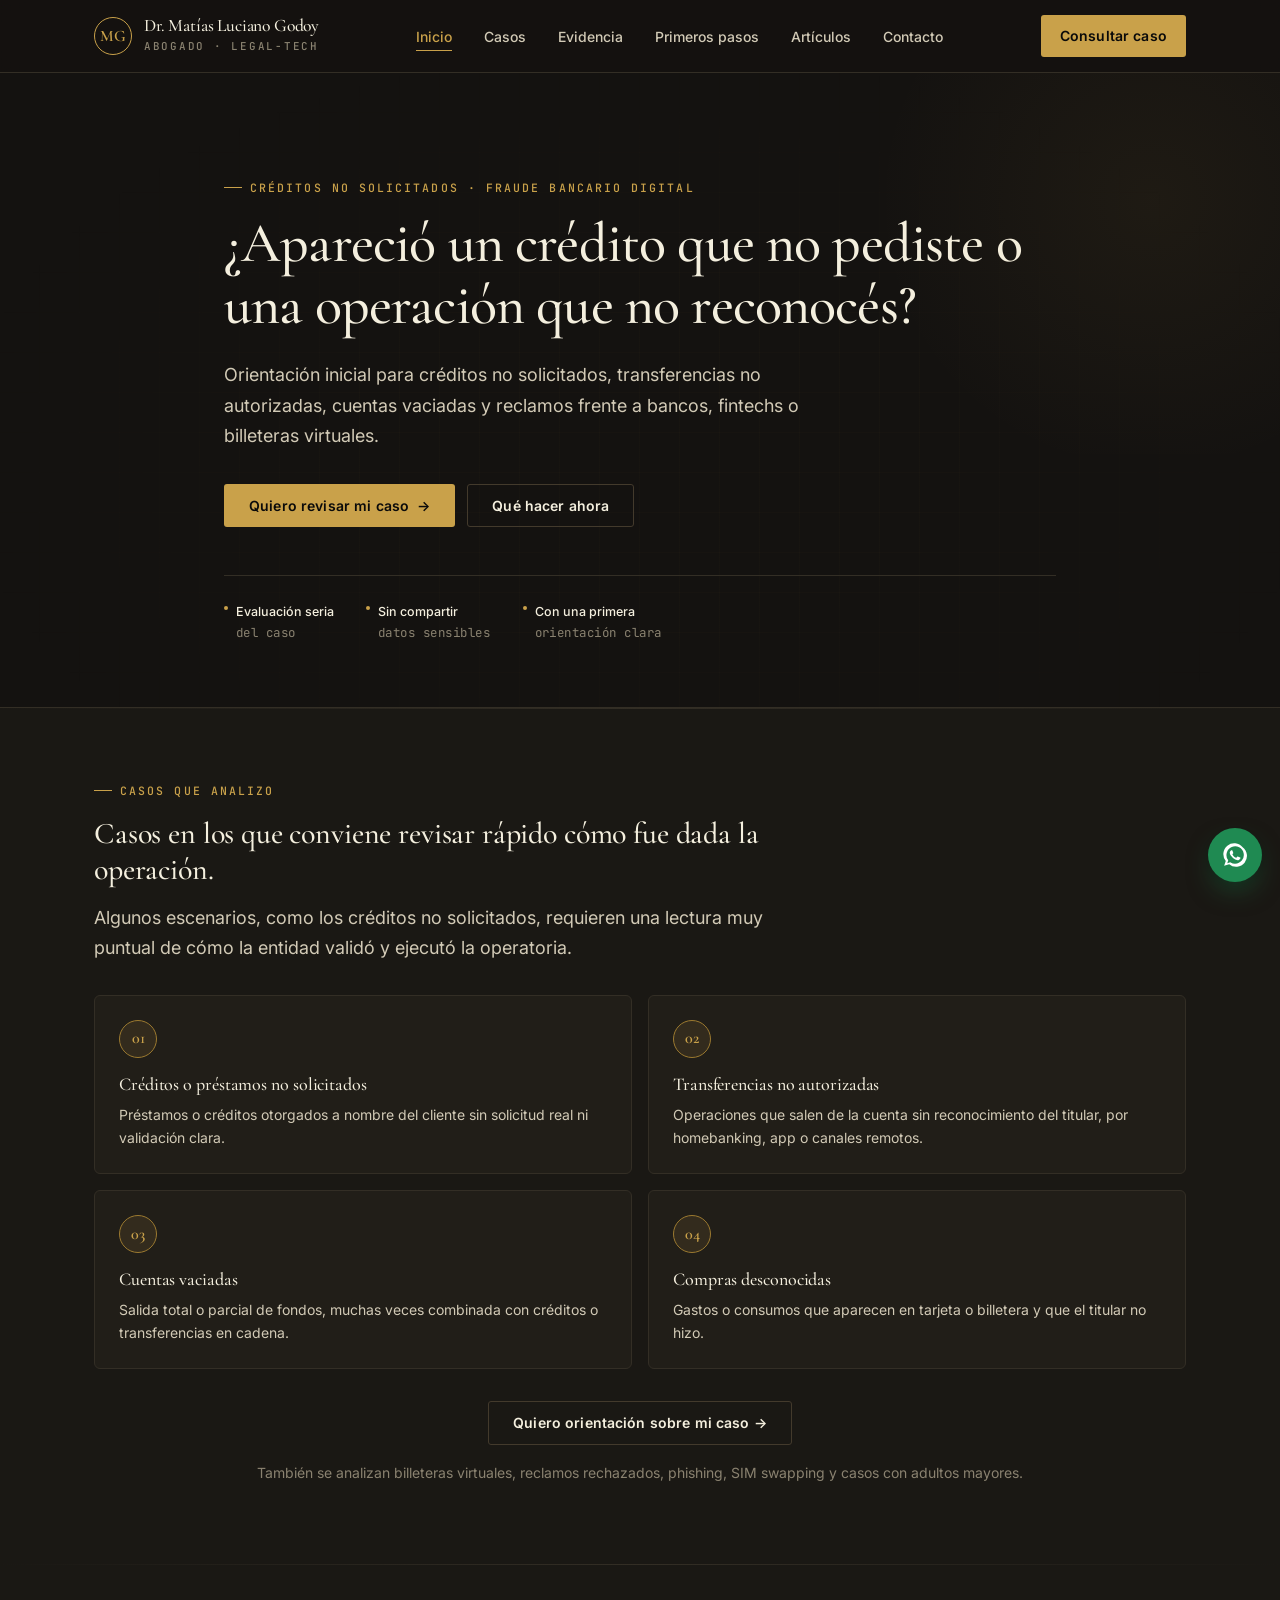
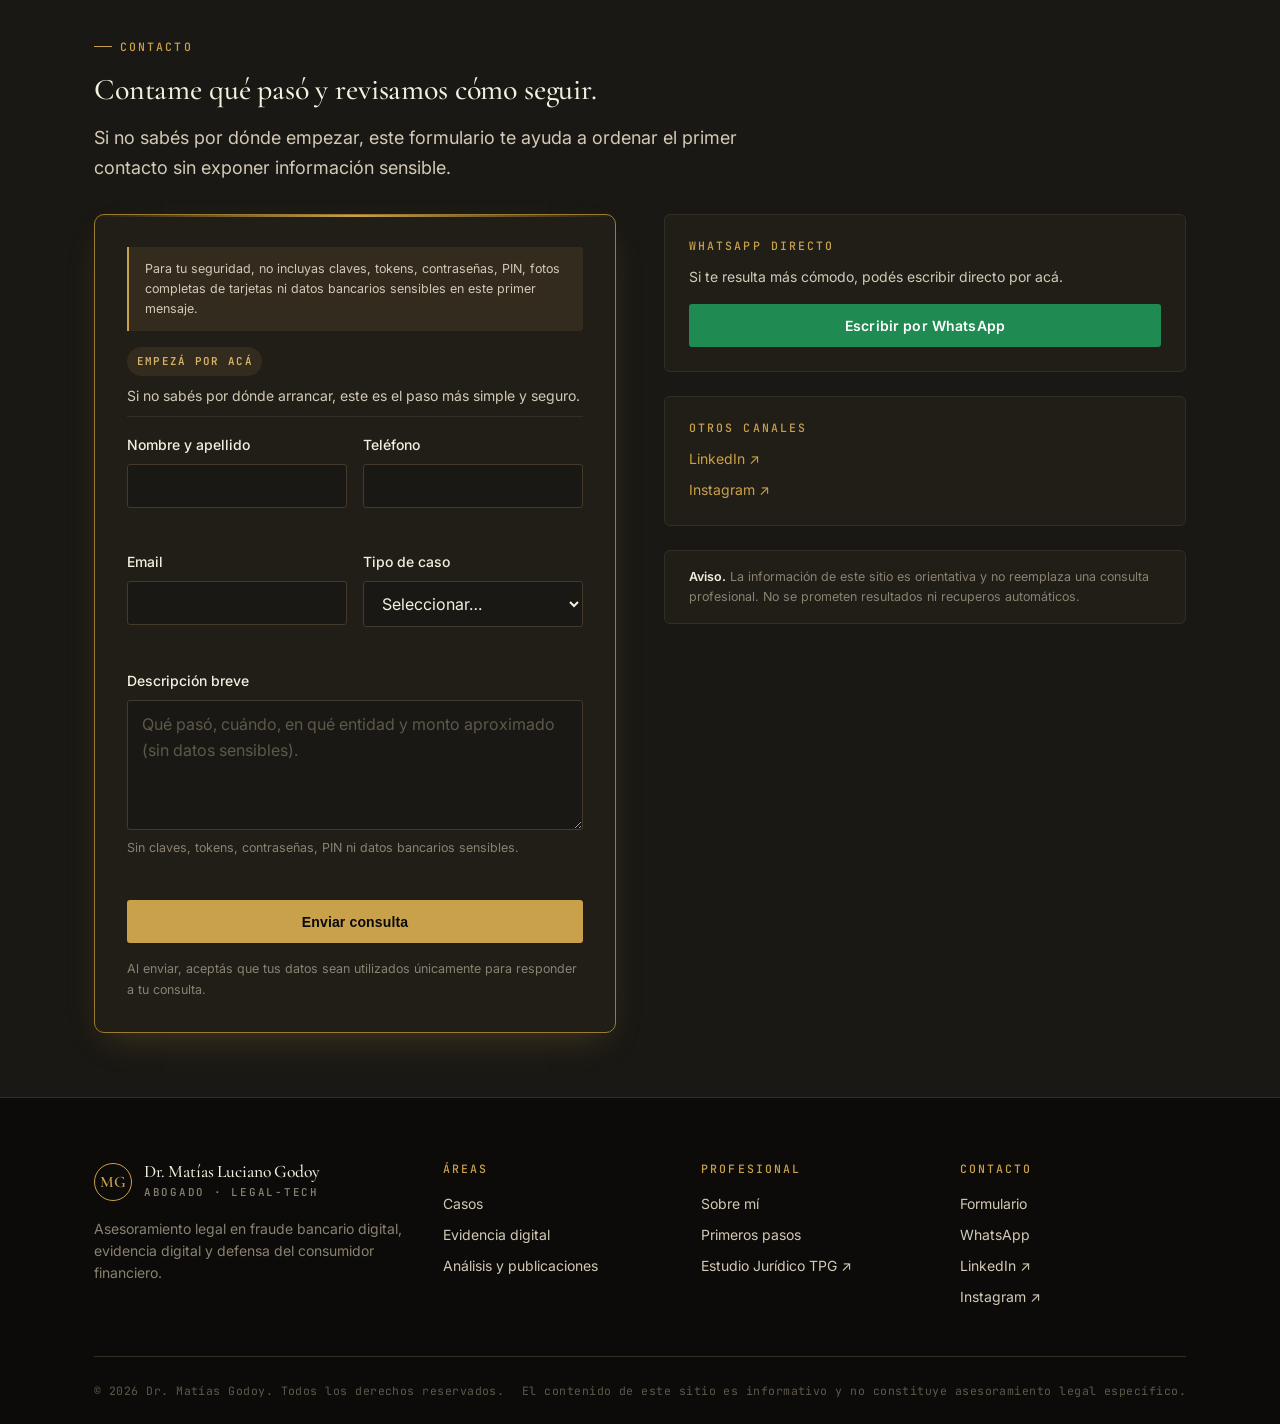
<file: index.html>
<!doctype html>
<html lang="es-AR">
<head>
  <meta charset="utf-8" />
  <meta name="viewport" content="width=device-width, initial-scale=1" />
  <title>Créditos no solicitados y fraude bancario digital | Dr. Matías Godoy</title>
  <meta name="description" content="Si apareció un crédito que no pediste, una transferencia no autorizada o una cuenta vaciada, podés ordenar tu caso y consultar cómo reclamar." />
  <meta name="theme-color" content="#0a0a0a" />
  <link rel="canonical" href="https://matiasgodoy.com.ar/" />

  <link rel="icon" type="image/svg+xml" href="/favicon.svg" />
  <link rel="apple-touch-icon" href="/favicon.svg" />

  <meta property="og:type" content="website" />
  <meta property="og:locale" content="es_AR" />
  <meta property="og:title" content="Créditos no solicitados y fraude bancario digital" />
  <meta property="og:description" content="Orientación inicial para créditos no solicitados, transferencias no autorizadas, cuentas vaciadas y reclamos contra bancos o fintechs." />
  <meta property="og:url" content="https://matiasgodoy.com.ar/" />
  <meta property="og:site_name" content="Dr. Matías Godoy" />
  <meta property="og:image" content="https://matiasgodoy.com.ar/og-image.png" />
  <meta property="og:image:width" content="1200" />
  <meta property="og:image:height" content="630" />

  <meta name="twitter:card" content="summary_large_image" />
  <meta name="twitter:title" content="Créditos no solicitados y fraude bancario digital" />
  <meta name="twitter:description" content="Si apareció un crédito que no pediste u otra operación que no reconocés, acá podés ver cómo empezar y abrir una consulta." />
  <meta name="twitter:image" content="https://matiasgodoy.com.ar/og-image.png" />

  <link rel="preconnect" href="https://fonts.googleapis.com" />
  <link rel="preconnect" href="https://fonts.gstatic.com" crossorigin />
  <link rel="stylesheet" href="https://fonts.googleapis.com/css2?family=Cormorant+Garamond:wght@500;600;700&family=Inter:wght@400;500;600;700&family=JetBrains+Mono:wght@400;500&display=swap" />
  <link rel="stylesheet" href="styles.css" />

  <script type="application/ld+json">
  {
    "@context": "https://schema.org",
    "@type": "Person",
    "name": "Matías Godoy",
    "honorificPrefix": "Dr.",
    "jobTitle": "Abogado",
    "description": "Abogado con enfoque en fraude bancario digital, defensa del consumidor financiero y evidencia digital. Formación e interés en ciberseguridad aplicados al análisis legal-técnico de incidentes.",
    "knowsAbout": ["Fraude bancario digital", "Defensa del consumidor financiero", "Evidencia digital", "Fintechs", "Billeteras virtuales", "Créditos no solicitados", "Ciberseguridad aplicada al derecho"],
    "url": "https://matiasgodoy.com.ar/",
    "sameAs": [
      "https://www.linkedin.com/in/matias-luciano-godoy-a6a632183/",
      "https://www.instagram.com/dr.matiasgodoy/"
    ],
    "worksFor": {
      "@type": "LegalService",
      "name": "Estudio Jurídico TPG",
      "url": "https://www.estudiojuridicotpg.com.ar/"
    }
  }
  </script>

  <script type="application/ld+json">
  {
    "@context": "https://schema.org",
    "@type": "LegalService",
    "name": "Dr. Matías Godoy — Asesoramiento legal en fraude bancario digital",
    "description": "Servicios legales de asesoramiento en fraude bancario digital, transferencias no autorizadas, créditos no solicitados, fintechs, billeteras virtuales y evidencia digital.",
    "areaServed": "AR",
    "url": "https://matiasgodoy.com.ar/",
    "provider": { "@type": "Person", "name": "Matías Godoy" },
    "serviceType": [
      "Reclamos por transferencias no autorizadas",
      "Reclamos por créditos o préstamos no solicitados",
      "Defensa del consumidor financiero",
      "Análisis de evidencia digital",
      "Reclamos contra bancos, fintechs y billeteras virtuales"
    ]
  }
  </script>

</head>
<body class="page-home">
  <a class="skip-link" href="#main">Saltar al contenido</a>

  <header class="site-header">
    <div class="container nav">
      <a class="brand" href="/" aria-label="Inicio — Dr. Matías Luciano Godoy">
        <span class="brand__mark">MG</span>
        <span>
          <span class="brand__name">Dr. Matías Luciano Godoy</span>
          <span class="brand__role">Abogado · Legal-tech</span>
        </span>
      </a>
      <nav aria-label="Navegación principal">
        <ul class="nav__menu">
          <li><a href="/" aria-current="page">Inicio</a></li>
          <li><a href="#casos">Casos</a></li>
          <li><a href="/evidencia-digital">Evidencia</a></li>
          <li><a href="/primeros-pasos">Primeros pasos</a></li>
          <li><a href="/analisis">Artículos</a></li>
          <li><a href="#contacto">Contacto</a></li>
        </ul>
      </nav>
      <a href="#contacto" class="nav__cta">Consultar caso</a>
      <button class="nav__toggle" aria-expanded="false" aria-controls="nav-mobile" aria-haspopup="dialog" aria-label="Abrir menú"><span></span></button>
    </div>
    <div class="container">
      <div id="nav-mobile" class="nav__mobile" aria-hidden="true">
        <ul>
          <li><a href="/">Inicio</a></li>
          <li><a href="#casos">Casos</a></li>
          <li><a href="/evidencia-digital">Evidencia</a></li>
          <li><a href="/primeros-pasos">Primeros pasos</a></li>
          <li><a href="/analisis">Artículos</a></li>
          <li><a href="#contacto">Contacto</a></li>
          <li><a class="btn btn--solid btn--block" href="#contacto">Consultar caso</a></li>
        </ul>
      </div>
    </div>
  </header>

  <main id="main">
    <!-- HERO -->
    <section class="hero">
      <div class="container hero__inner">
        <span class="eyebrow">Créditos no solicitados · Fraude bancario digital</span>
        <h1>¿Apareció un crédito que no pediste o una operación que no reconocés?</h1>
        <p>
          Orientación inicial para créditos no solicitados, transferencias no autorizadas,
          cuentas vaciadas y reclamos frente a bancos, fintechs o billeteras virtuales.
        </p>
        <div class="hero__ctas">
          <a class="btn btn--primary" href="#contacto">Quiero revisar mi caso <span class="btn__arrow">→</span></a>
          <a class="btn btn--ghost" href="/primeros-pasos">Qué hacer ahora</a>
        </div>
        <div class="hero__meta">
          <span><strong>Evaluación seria</strong> del caso</span>
          <span><strong>Sin compartir</strong> datos sensibles</span>
          <span><strong>Con una primera</strong> orientación clara</span>
        </div>
      </div>
    </section>

    <!-- CASOS -->
    <section class="section section--alt" id="casos">
      <div class="container">
        <div class="section-head reveal">
          <span class="eyebrow">Casos que analizo</span>
          <h2>Casos en los que conviene revisar rápido cómo fue dada la operación.</h2>
          <p>Algunos escenarios, como los créditos no solicitados, requieren una lectura muy puntual de cómo la entidad validó y ejecutó la operatoria.</p>
        </div>
        <div class="grid grid--2">
          <article class="card reveal">
            <div class="card__icon">01</div>
            <h3>Créditos o préstamos no solicitados</h3>
            <p>Préstamos o créditos otorgados a nombre del cliente sin solicitud real ni validación clara.</p>
          </article>
          <article class="card reveal">
            <div class="card__icon">02</div>
            <h3>Transferencias no autorizadas</h3>
            <p>Operaciones que salen de la cuenta sin reconocimiento del titular, por homebanking, app o canales remotos.</p>
          </article>
          <article class="card reveal">
            <div class="card__icon">03</div>
            <h3>Cuentas vaciadas</h3>
            <p>Salida total o parcial de fondos, muchas veces combinada con créditos o transferencias en cadena.</p>
          </article>
          <article class="card reveal">
            <div class="card__icon">04</div>
            <h3>Compras desconocidas</h3>
            <p>Gastos o consumos que aparecen en tarjeta o billetera y que el titular no hizo.</p>
          </article>
        </div>
        <p class="text-center" style="margin-top: var(--sp-6);">
          <a class="btn btn--outline" href="#contacto">Quiero orientación sobre mi caso →</a>
        </p>
        <p class="text-center muted" style="margin-top: var(--sp-4); font-size: var(--fs-sm);">
          También se analizan billeteras virtuales, reclamos rechazados, phishing, SIM swapping y casos con adultos mayores.
        </p>
      </div>
    </section>

    <!-- CONTACTO -->
    <section class="section section--alt" id="contacto">
      <div class="container">
        <div class="section-head reveal">
          <span class="eyebrow">Contacto</span>
          <h2>Contame qué pasó y revisamos cómo seguir.</h2>
          <p>Si no sabés por dónde empezar, este formulario te ayuda a ordenar el primer contacto sin exponer información sensible.</p>
        </div>
        <div class="grid grid--2" style="gap: var(--sp-7); align-items: start;">
          <form id="contact-form" class="form form--priority reveal" novalidate>
            <div class="form__notice">
              Para tu seguridad, no incluyas claves, tokens, contraseñas, PIN, fotos completas de tarjetas
              ni datos bancarios sensibles en este primer mensaje.
            </div>
            <div class="form__lead">
              <span class="form__eyebrow">Empezá por acá</span>
              <p>Si no sabés por dónde arrancar, este es el paso más simple y seguro.</p>
            </div>

            <div class="form__row">
              <div class="field">
                <label for="nombre">Nombre y apellido</label>
                <input type="text" id="nombre" name="nombre" required minlength="3" autocomplete="name" enterkeyhint="next" />
              </div>
              <div class="field">
                <label for="telefono">Teléfono</label>
                <input type="tel" id="telefono" name="telefono" required autocomplete="tel" inputmode="tel" enterkeyhint="next" />
              </div>
            </div>

            <div class="form__row">
              <div class="field">
                <label for="email">Email</label>
                <input type="email" id="email" name="email" required autocomplete="email" inputmode="email" enterkeyhint="next" />
              </div>
              <div class="field">
                <label for="tipo">Tipo de caso</label>
                <select id="tipo" name="tipo" required>
                  <option value="" disabled selected>Seleccionar…</option>
                  <option>Transferencia no autorizada</option>
                  <option>Crédito o préstamo no solicitado</option>
                  <option>Cuenta vaciada</option>
                  <option>Compras desconocidas con tarjeta</option>
                  <option>Billetera virtual / fintech</option>
                  <option>Reclamo rechazado por la entidad</option>
                  <option>Adulto mayor afectado</option>
                  <option>Otro fraude financiero</option>
                </select>
              </div>
            </div>

            <div class="field">
              <label for="descripcion">Descripción breve</label>
              <textarea id="descripcion" name="descripcion" required minlength="20" placeholder="Qué pasó, cuándo, en qué entidad y monto aproximado (sin datos sensibles)." enterkeyhint="send"></textarea>
              <span class="field__hint">Sin claves, tokens, contraseñas, PIN ni datos bancarios sensibles.</span>
            </div>

            <button type="submit" class="btn btn--solid btn--block">Enviar consulta</button>
            <p class="form__status" role="status" aria-live="polite"></p>

            <p class="muted" style="font-size: var(--fs-xs); margin: 0;">
              Al enviar, aceptás que tus datos sean utilizados únicamente para responder a tu consulta.
            </p>
          </form>

          <aside class="reveal" style="display:grid; gap: var(--sp-5);">
            <div class="card">
              <h3 style="font-family: var(--font-mono); font-size: 0.72rem; text-transform: uppercase; letter-spacing: 0.18em; color: var(--gold); margin-bottom: var(--sp-3); font-weight: 500;">WhatsApp directo</h3>
              <p style="font-size: var(--fs-sm); margin-bottom: var(--sp-4);">Si te resulta más cómodo, podés escribir directo por acá.</p>
              <a class="btn btn--wa btn--block" href="https://wa.me/5491155857623" data-wa="Hola Matías, quiero consultar por un posible fraude bancario digital.">Escribir por WhatsApp</a>
            </div>
            <div class="card">
              <h3 style="font-family: var(--font-mono); font-size: 0.72rem; text-transform: uppercase; letter-spacing: 0.18em; color: var(--gold); margin-bottom: var(--sp-3); font-weight: 500;">Otros canales</h3>
              <ul style="list-style:none; padding:0; margin:0; display:grid; gap: var(--sp-2); font-size: var(--fs-sm);">
                <li><a href="https://www.linkedin.com/in/matias-luciano-godoy-a6a632183/" target="_blank" rel="noopener">LinkedIn ↗</a></li>
                <li><a href="https://www.instagram.com/dr.matiasgodoy/" target="_blank" rel="noopener">Instagram ↗</a></li>
              </ul>
            </div>
            <div class="disclaimer">
              <strong>Aviso.</strong> La información de este sitio es orientativa y no reemplaza una consulta profesional. No se prometen resultados ni recuperos automáticos.
            </div>
          </aside>
        </div>
      </div>
    </section>
  </main>

  <footer class="site-footer">
    <div class="container">
      <div class="footer-grid">
        <div class="footer__brand">
          <a class="brand" href="/">
            <span class="brand__mark">MG</span>
            <span>
              <span class="brand__name">Dr. Matías Luciano Godoy</span>
              <span class="brand__role">Abogado · Legal-tech</span>
            </span>
          </a>
          <p style="margin-top:var(--sp-4); max-width:320px;">Asesoramiento legal en fraude bancario digital, evidencia digital y defensa del consumidor financiero.</p>
        </div>
        <div>
          <h4>Áreas</h4>
          <ul>
            <li><a href="#casos">Casos</a></li>
            <li><a href="/evidencia-digital">Evidencia digital</a></li>
            <li><a href="/analisis">Análisis y publicaciones</a></li>
          </ul>
        </div>
        <div>
          <h4>Profesional</h4>
          <ul>
            <li><a href="/sobre-mi">Sobre mí</a></li>
            <li><a href="/primeros-pasos">Primeros pasos</a></li>
            <li><a href="https://www.estudiojuridicotpg.com.ar/" target="_blank" rel="noopener">Estudio Jurídico TPG ↗</a></li>
          </ul>
        </div>
        <div>
          <h4>Contacto</h4>
          <ul>
            <li><a href="#contacto">Formulario</a></li>
            <li><a href="https://wa.me/5491155857623" data-wa="Hola Matías, quiero consultar por un posible fraude bancario digital.">WhatsApp</a></li>
            <li><a href="https://www.linkedin.com/in/matias-luciano-godoy-a6a632183/" target="_blank" rel="noopener">LinkedIn ↗</a></li>
            <li><a href="https://www.instagram.com/dr.matiasgodoy/" target="_blank" rel="noopener">Instagram ↗</a></li>
          </ul>
        </div>
      </div>
      <div class="footer__bottom">
        <span>© <span data-year>2026</span> Dr. Matías Godoy. Todos los derechos reservados.</span>
        <span>El contenido de este sitio es informativo y no constituye asesoramiento legal específico.</span>
      </div>
    </div>
  </footer>

  <a class="wa-float" href="https://wa.me/5491155857623" data-wa="Hola Matías, quiero consultar por un posible fraude bancario digital." aria-label="Abrir WhatsApp">
    <svg xmlns="http://www.w3.org/2000/svg" viewBox="0 0 24 24" fill="currentColor" aria-hidden="true">
      <path d="M19.05 4.91A10 10 0 0 0 3.46 17.5L2 22l4.62-1.43A10 10 0 1 0 19.05 4.91zM12 20a8 8 0 0 1-4.07-1.11l-.29-.17-2.74.85.86-2.66-.18-.3A8 8 0 1 1 12 20zm4.4-5.86c-.24-.12-1.42-.7-1.64-.78s-.38-.12-.54.12-.62.78-.76.94-.28.18-.52.06a6.6 6.6 0 0 1-1.94-1.2 7.34 7.34 0 0 1-1.34-1.66c-.14-.24 0-.36.1-.48s.24-.28.36-.42a1.6 1.6 0 0 0 .24-.4.44.44 0 0 0 0-.42c-.06-.12-.54-1.3-.74-1.78s-.4-.4-.54-.4h-.46a.88.88 0 0 0-.64.3 2.68 2.68 0 0 0-.84 2 4.66 4.66 0 0 0 .98 2.46 10.7 10.7 0 0 0 4.1 3.62c.58.26 1.04.42 1.39.54a3.36 3.36 0 0 0 1.54.1 2.5 2.5 0 0 0 1.66-1.18 2.06 2.06 0 0 0 .14-1.18c-.06-.1-.22-.16-.46-.28z"/>
    </svg>
  </a>

  <script src="script.js"></script>
</body>
</html>
</file>
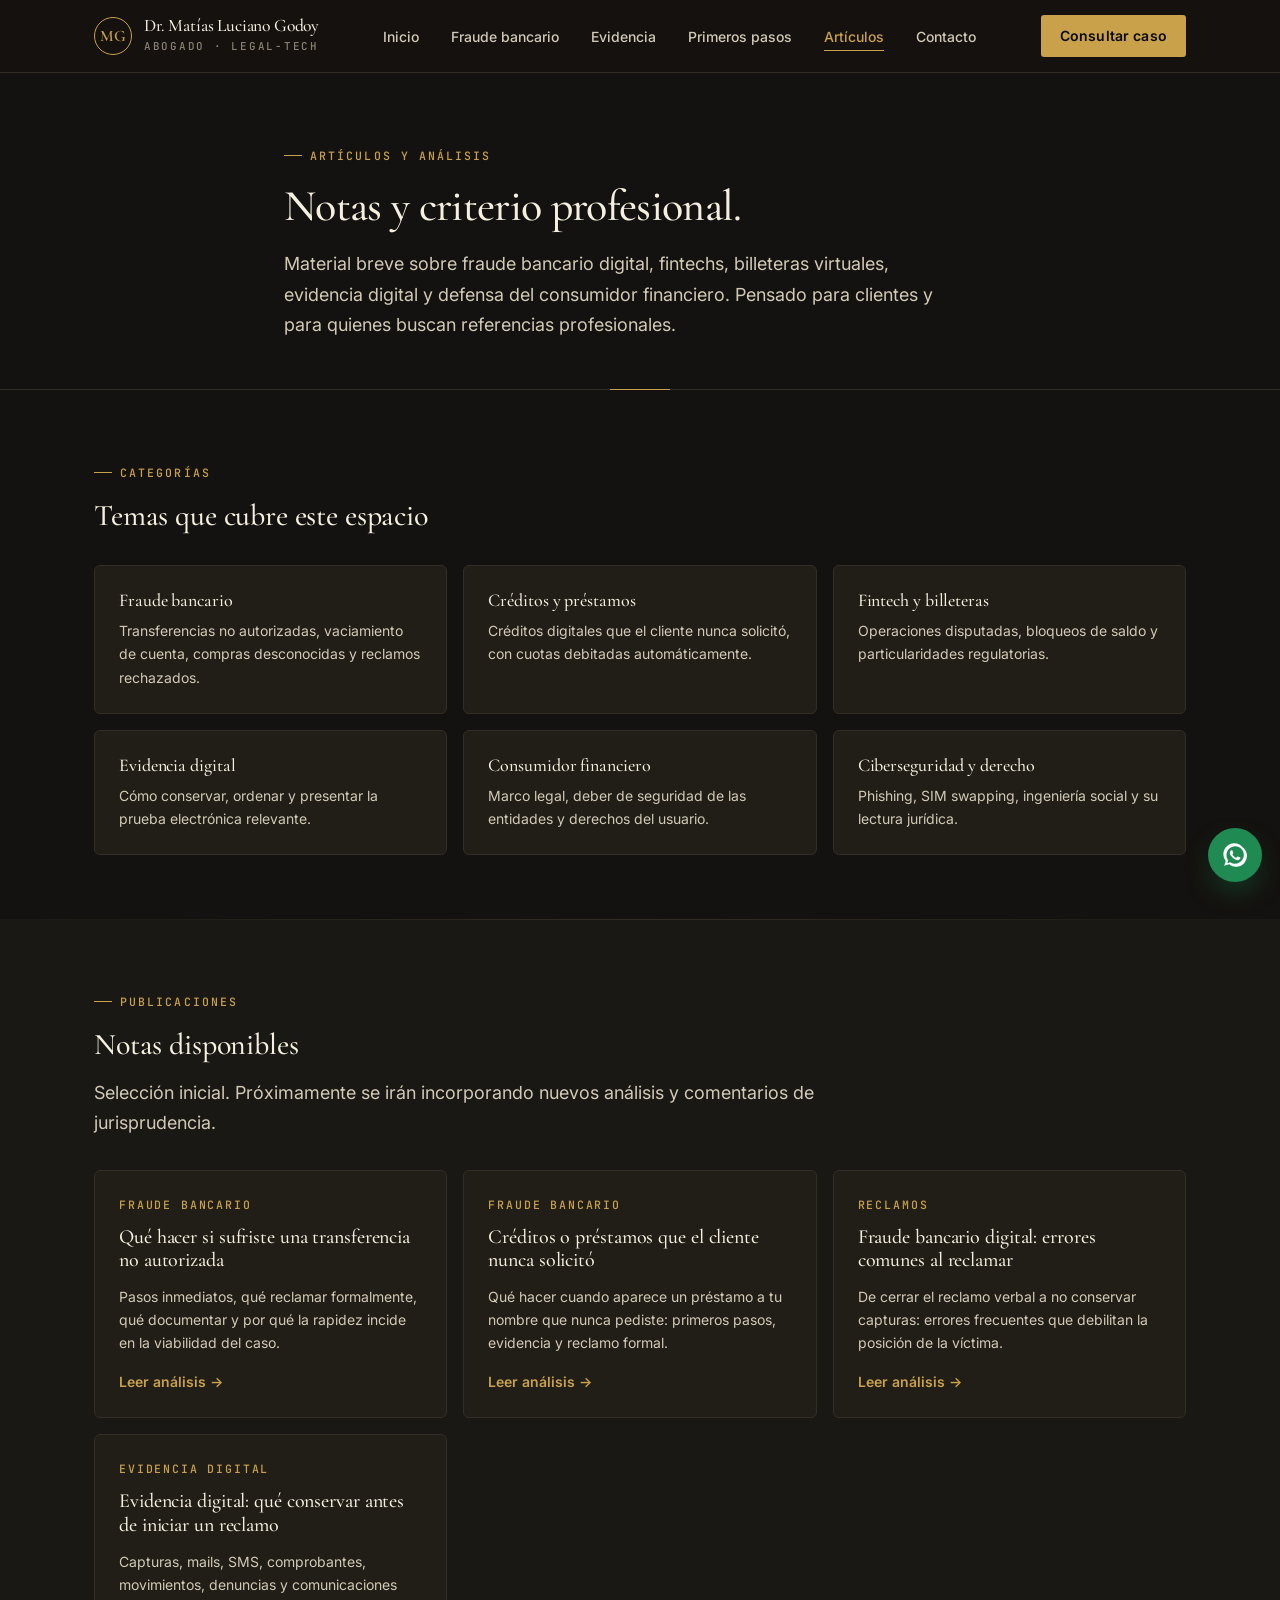
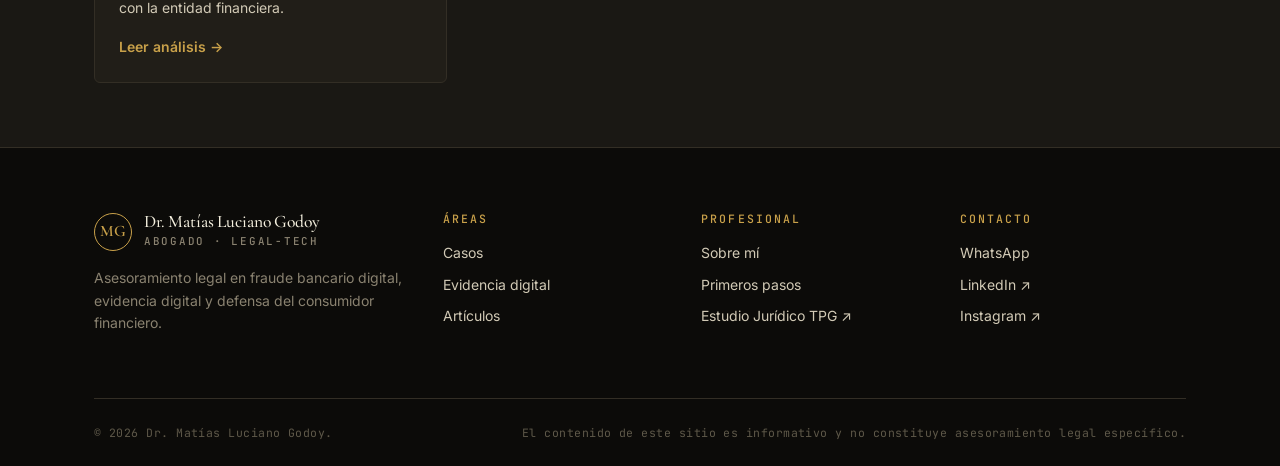
<file: analisis.html>
<!doctype html>
<html lang="es-AR">
<head>
  <meta charset="utf-8" />
  <meta name="viewport" content="width=device-width, initial-scale=1" />
  <title>Artículos y análisis — Fraude bancario, evidencia digital y consumo financiero | Dr. Matías Luciano Godoy</title>
  <meta name="description" content="Notas, criterio profesional y análisis jurídico-técnico sobre fraude bancario digital, fintechs, billeteras virtuales, evidencia digital y defensa del consumidor financiero." />
  <meta name="theme-color" content="#0a0a0a" />
  <link rel="canonical" href="https://matiasgodoy.com.ar/analisis" />

  <link rel="icon" type="image/svg+xml" href="/favicon.svg" />
  <link rel="apple-touch-icon" href="/favicon.svg" />
  <meta property="og:image" content="https://matiasgodoy.com.ar/og-image.png" />
  <meta property="og:image:width" content="1200" />
  <meta property="og:image:height" content="630" />
  <meta name="twitter:card" content="summary_large_image" />
  <meta name="twitter:image" content="https://matiasgodoy.com.ar/og-image.png" />
  <meta property="og:type" content="website" />
  <meta property="og:locale" content="es_AR" />
  <meta property="og:site_name" content="Dr. Matías Godoy" />
  <meta property="og:title" content="Artículos y análisis — Dr. Matías Godoy" />
  <meta property="og:description" content="Notas y análisis sobre fraude bancario digital, evidencia digital y consumo financiero." />
  <meta property="og:url" content="https://matiasgodoy.com.ar/analisis" />
  <link rel="preconnect" href="https://fonts.googleapis.com" />
  <link rel="preconnect" href="https://fonts.gstatic.com" crossorigin />
  <link rel="stylesheet" href="https://fonts.googleapis.com/css2?family=Cormorant+Garamond:wght@500;600;700&family=Inter:wght@400;500;600;700&family=JetBrains+Mono:wght@400;500&display=swap" />
  <link rel="stylesheet" href="styles.css" />
</head>
<body>
  <a class="skip-link" href="#main">Saltar al contenido</a>
  <header class="site-header">
    <div class="container nav">
      <a class="brand" href="/">
        <span class="brand__mark">MG</span>
        <span>
          <span class="brand__name">Dr. Matías Luciano Godoy</span>
          <span class="brand__role">Abogado · Legal-tech</span>
        </span>
      </a>
      <nav aria-label="Navegación principal">
        <ul class="nav__menu">
          <li><a href="/">Inicio</a></li>
          <li><a href="/fraude-bancario">Fraude bancario</a></li>
          <li><a href="/evidencia-digital">Evidencia</a></li>
          <li><a href="/primeros-pasos">Primeros pasos</a></li>
          <li><a href="/analisis" aria-current="page">Artículos</a></li>
          <li><a href="/contacto">Contacto</a></li>
        </ul>
      </nav>
      <a href="/contacto" class="nav__cta">Consultar caso</a>
      <button class="nav__toggle" aria-expanded="false" aria-controls="nav-mobile" aria-haspopup="dialog" aria-label="Abrir menú"><span></span></button>
    </div>
    <div class="container">
      <div id="nav-mobile" class="nav__mobile" aria-hidden="true">
        <ul>
          <li><a href="/">Inicio</a></li>
          <li><a href="/fraude-bancario">Fraude bancario</a></li>
          <li><a href="/evidencia-digital">Evidencia</a></li>
          <li><a href="/primeros-pasos">Primeros pasos</a></li>
          <li><a href="/analisis">Artículos</a></li>
          <li><a href="/contacto">Contacto</a></li>
          <li><a class="btn btn--solid btn--block" href="/contacto">Consultar caso</a></li>
        </ul>
      </div>
    </div>
  </header>

  <main id="main">
    <header class="article-header">
      <div class="container">
        <span class="eyebrow">Artículos y análisis</span>
        <h1>Notas y criterio profesional.</h1>
        <p>Material breve sobre fraude bancario digital, fintechs, billeteras virtuales, evidencia digital y defensa del consumidor financiero. Pensado para clientes y para quienes buscan referencias profesionales.</p>
      </div>
    </header>

    <section class="section">
      <div class="container">
        <div class="section-head reveal">
          <span class="eyebrow">Categorías</span>
          <h2>Temas que cubre este espacio</h2>
        </div>
        <div class="grid grid--3">
          <div class="card reveal"><h3>Fraude bancario</h3><p>Transferencias no autorizadas, vaciamiento de cuenta, compras desconocidas y reclamos rechazados.</p></div>
          <div class="card reveal"><h3>Créditos y préstamos</h3><p>Créditos digitales que el cliente nunca solicitó, con cuotas debitadas automáticamente.</p></div>
          <div class="card reveal"><h3>Fintech y billeteras</h3><p>Operaciones disputadas, bloqueos de saldo y particularidades regulatorias.</p></div>
          <div class="card reveal"><h3>Evidencia digital</h3><p>Cómo conservar, ordenar y presentar la prueba electrónica relevante.</p></div>
          <div class="card reveal"><h3>Consumidor financiero</h3><p>Marco legal, deber de seguridad de las entidades y derechos del usuario.</p></div>
          <div class="card reveal"><h3>Ciberseguridad y derecho</h3><p>Phishing, SIM swapping, ingeniería social y su lectura jurídica.</p></div>
        </div>
      </div>
    </section>

    <section class="section section--alt">
      <div class="container">
        <div class="section-head reveal">
          <span class="eyebrow">Publicaciones</span>
          <h2>Notas disponibles</h2>
          <p>Selección inicial. Próximamente se irán incorporando nuevos análisis y comentarios de jurisprudencia.</p>
        </div>
        <div class="articles">
          <a class="article-card reveal" href="/articulos/transferencia-no-autorizada">
            <span class="article-card__cat">Fraude bancario</span>
            <h3>Qué hacer si sufriste una transferencia no autorizada</h3>
            <p>Pasos inmediatos, qué reclamar formalmente, qué documentar y por qué la rapidez incide en la viabilidad del caso.</p>
            <span class="article-card__more">Leer análisis →</span>
          </a>
          <a class="article-card reveal" href="/articulos/creditos-no-solicitados">
            <span class="article-card__cat">Fraude bancario</span>
            <h3>Créditos o préstamos que el cliente nunca solicitó</h3>
            <p>Qué hacer cuando aparece un préstamo a tu nombre que nunca pediste: primeros pasos, evidencia y reclamo formal.</p>
            <span class="article-card__more">Leer análisis →</span>
          </a>
          <a class="article-card reveal" href="/articulos/errores-comunes-reclamo">
            <span class="article-card__cat">Reclamos</span>
            <h3>Fraude bancario digital: errores comunes al reclamar</h3>
            <p>De cerrar el reclamo verbal a no conservar capturas: errores frecuentes que debilitan la posición de la víctima.</p>
            <span class="article-card__more">Leer análisis →</span>
          </a>
          <a class="article-card reveal" href="/articulos/evidencia-digital-conservar">
            <span class="article-card__cat">Evidencia digital</span>
            <h3>Evidencia digital: qué conservar antes de iniciar un reclamo</h3>
            <p>Capturas, mails, SMS, comprobantes, movimientos, denuncias y comunicaciones con la entidad financiera.</p>
            <span class="article-card__more">Leer análisis →</span>
          </a>
        </div>
      </div>
    </section>
  </main>

  <footer class="site-footer">
    <div class="container">
      <div class="footer-grid">
        <div class="footer__brand">
          <a class="brand" href="/">
            <span class="brand__mark">MG</span>
            <span>
              <span class="brand__name">Dr. Matías Luciano Godoy</span>
              <span class="brand__role">Abogado · Legal-tech</span>
            </span>
          </a>
          <p style="margin-top:var(--sp-4); max-width:320px;">Asesoramiento legal en fraude bancario digital, evidencia digital y defensa del consumidor financiero.</p>
        </div>
        <div>
          <h4>Áreas</h4>
          <ul>
            <li><a href="/#casos">Casos</a></li>
            <li><a href="/evidencia-digital">Evidencia digital</a></li>
            <li><a href="/analisis">Artículos</a></li>
          </ul>
        </div>
        <div>
          <h4>Profesional</h4>
          <ul>
            <li><a href="/sobre-mi">Sobre mí</a></li>
            <li><a href="/primeros-pasos">Primeros pasos</a></li>
            <li><a href="https://www.estudiojuridicotpg.com.ar/" target="_blank" rel="noopener">Estudio Jurídico TPG ↗</a></li>
          </ul>
        </div>
        <div>
          <h4>Contacto</h4>
          <ul>
            <li><a href="https://wa.me/5491155857623" data-wa="Hola Matías, quiero hacer una consulta por un posible fraude bancario digital.">WhatsApp</a></li>
            <li><a href="https://www.linkedin.com/in/matias-luciano-godoy-a6a632183/" target="_blank" rel="noopener">LinkedIn ↗</a></li>
            <li><a href="https://www.instagram.com/dr.matiasgodoy/" target="_blank" rel="noopener">Instagram ↗</a></li>
          </ul>
        </div>
      </div>
      <div class="footer__bottom">
        <span>© <span data-year>2026</span> Dr. Matías Luciano Godoy.</span>
        <span>El contenido de este sitio es informativo y no constituye asesoramiento legal específico.</span>
      </div>
    </div>
  </footer>

  <a class="wa-float" href="https://wa.me/5491155857623" data-wa="Hola Matías, quiero hacer una consulta por un posible fraude bancario digital." aria-label="Abrir WhatsApp">
    <svg xmlns="http://www.w3.org/2000/svg" viewBox="0 0 24 24" fill="currentColor" aria-hidden="true">
      <path d="M19.05 4.91A10 10 0 0 0 3.46 17.5L2 22l4.62-1.43A10 10 0 1 0 19.05 4.91zM12 20a8 8 0 0 1-4.07-1.11l-.29-.17-2.74.85.86-2.66-.18-.3A8 8 0 1 1 12 20zm4.4-5.86c-.24-.12-1.42-.7-1.64-.78s-.38-.12-.54.12-.62.78-.76.94-.28.18-.52.06a6.6 6.6 0 0 1-1.94-1.2 7.34 7.34 0 0 1-1.34-1.66c-.14-.24 0-.36.1-.48s.24-.28.36-.42a1.6 1.6 0 0 0 .24-.4.44.44 0 0 0 0-.42c-.06-.12-.54-1.3-.74-1.78s-.4-.4-.54-.4h-.46a.88.88 0 0 0-.64.3 2.68 2.68 0 0 0-.84 2 4.66 4.66 0 0 0 .98 2.46 10.7 10.7 0 0 0 4.1 3.62c.58.26 1.04.42 1.39.54a3.36 3.36 0 0 0 1.54.1 2.5 2.5 0 0 0 1.66-1.18 2.06 2.06 0 0 0 .14-1.18c-.06-.1-.22-.16-.46-.28z"/>
    </svg>
  </a>

  <script src="script.js"></script>
</body>
</html>
</file>
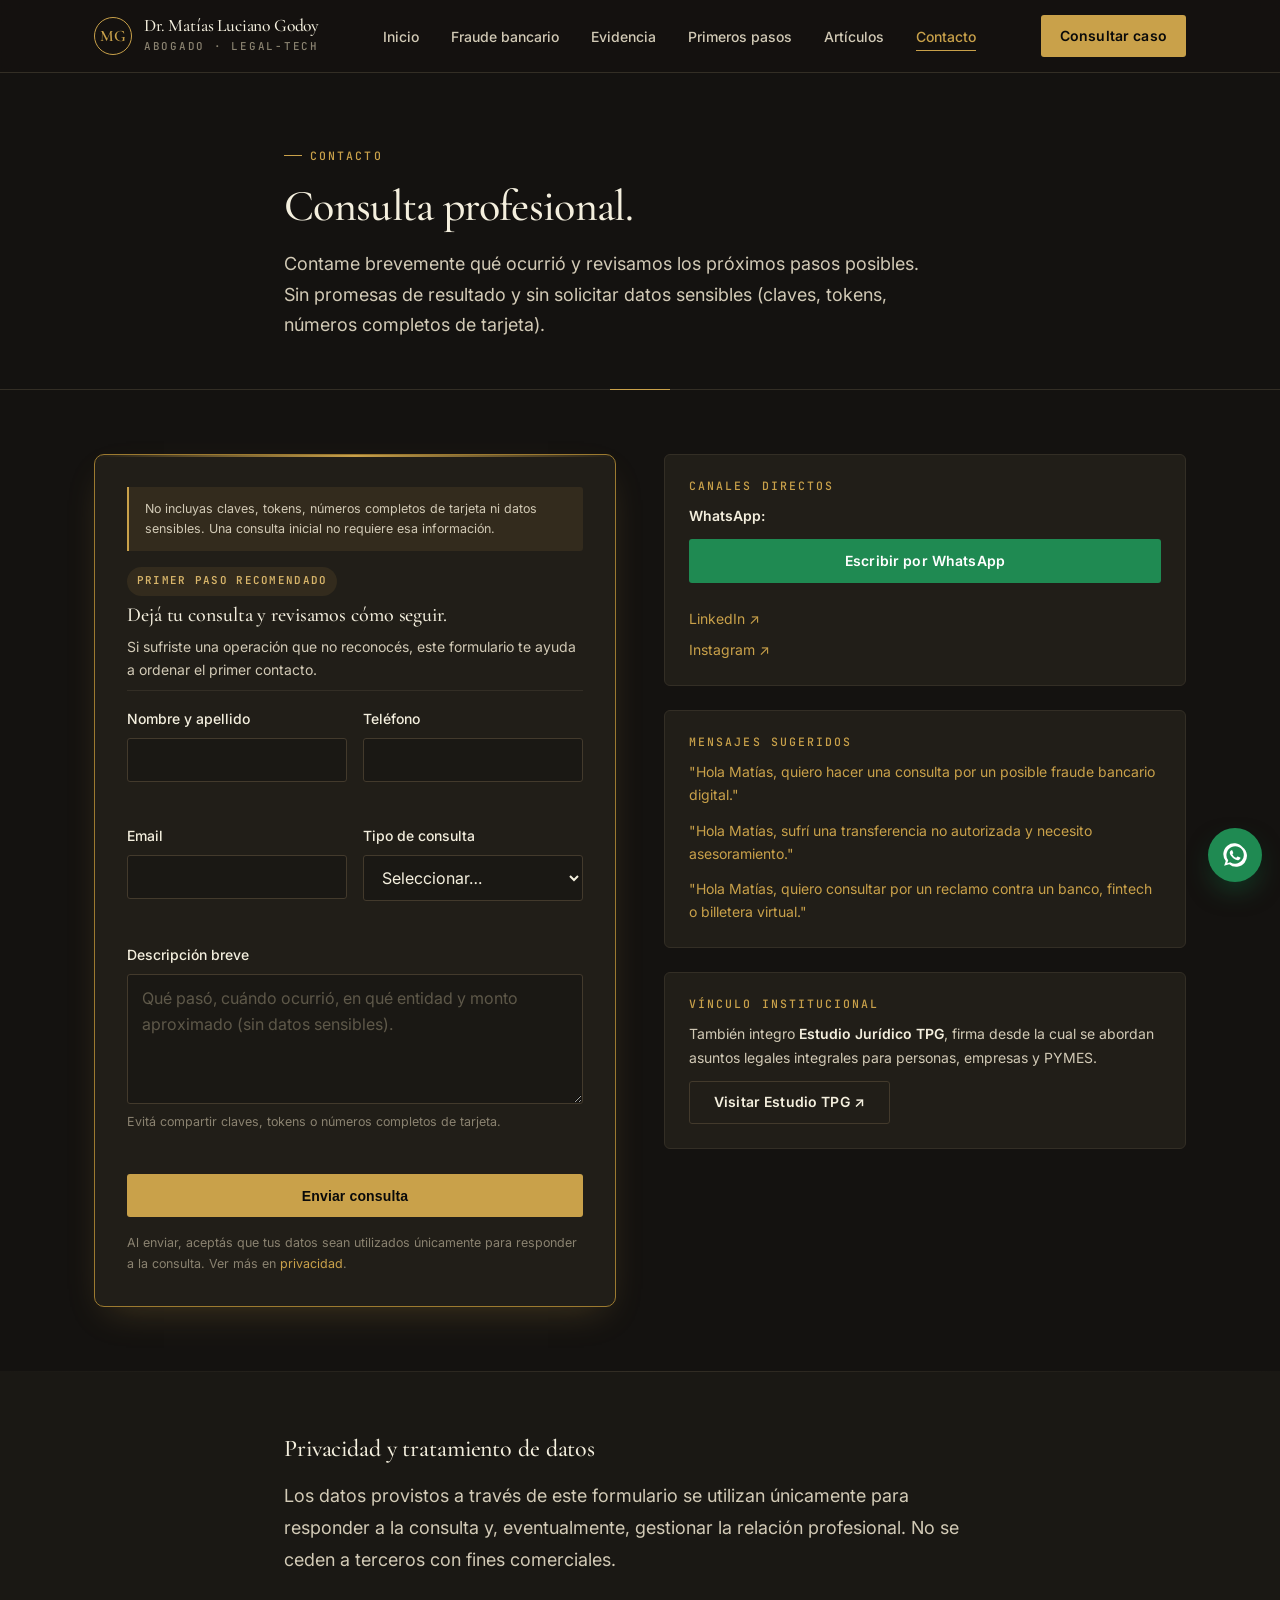
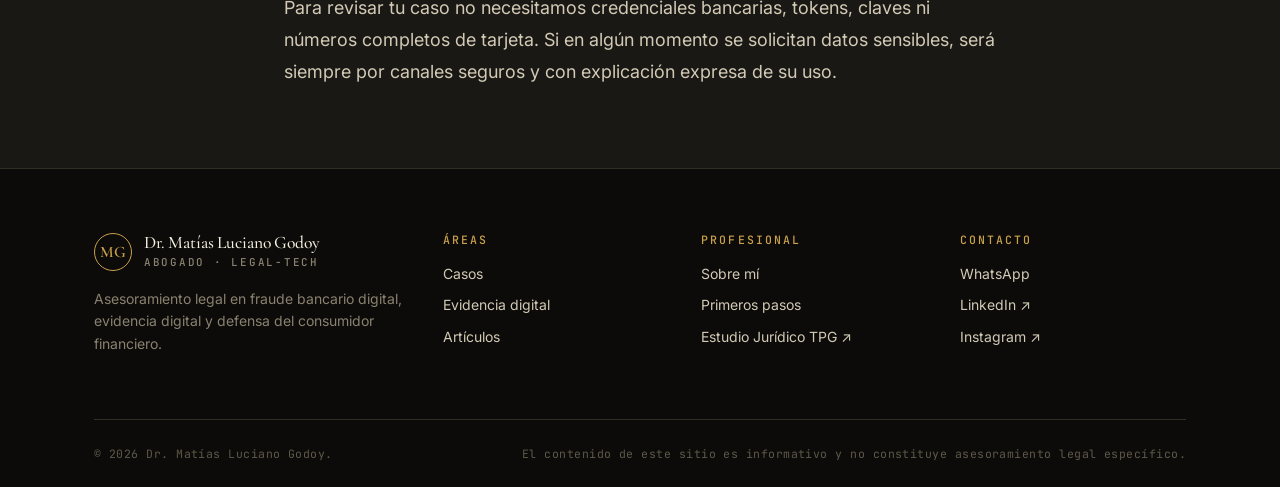
<file: contacto.html>
<!doctype html>
<html lang="es-AR">
<head>
  <meta charset="utf-8" />
  <meta name="viewport" content="width=device-width, initial-scale=1" />
  <title>Contacto — Consulta por fraude bancario digital | Dr. Matías Luciano Godoy</title>
  <meta name="description" content="Consultas profesionales por fraude bancario digital, transferencias no autorizadas, billeteras virtuales, fintechs y reclamos contra entidades financieras." />
  <meta name="theme-color" content="#0a0a0a" />
  <link rel="canonical" href="https://matiasgodoy.com.ar/contacto" />

  <link rel="icon" type="image/svg+xml" href="/favicon.svg" />
  <link rel="apple-touch-icon" href="/favicon.svg" />
  <meta property="og:image" content="https://matiasgodoy.com.ar/og-image.png" />
  <meta property="og:image:width" content="1200" />
  <meta property="og:image:height" content="630" />
  <meta name="twitter:card" content="summary_large_image" />
  <meta name="twitter:image" content="https://matiasgodoy.com.ar/og-image.png" />
  <meta property="og:type" content="website" />
  <meta property="og:locale" content="es_AR" />
  <meta property="og:site_name" content="Dr. Matías Godoy" />
  <meta property="og:title" content="Contacto — Dr. Matías Godoy" />
  <meta property="og:description" content="Consultas legales por fraude bancario digital, evidencia digital y consumo financiero." />
  <meta property="og:url" content="https://matiasgodoy.com.ar/contacto" />
  <link rel="preconnect" href="https://fonts.googleapis.com" />
  <link rel="preconnect" href="https://fonts.gstatic.com" crossorigin />
  <link rel="stylesheet" href="https://fonts.googleapis.com/css2?family=Cormorant+Garamond:wght@500;600;700&family=Inter:wght@400;500;600;700&family=JetBrains+Mono:wght@400;500&display=swap" />
  <link rel="stylesheet" href="styles.css" />
</head>
<body>
  <a class="skip-link" href="#main">Saltar al contenido</a>
  <header class="site-header">
    <div class="container nav">
      <a class="brand" href="/">
        <span class="brand__mark">MG</span>
        <span>
          <span class="brand__name">Dr. Matías Luciano Godoy</span>
          <span class="brand__role">Abogado · Legal-tech</span>
        </span>
      </a>
      <nav aria-label="Navegación principal">
        <ul class="nav__menu">
          <li><a href="/">Inicio</a></li>
          <li><a href="/fraude-bancario">Fraude bancario</a></li>
          <li><a href="/evidencia-digital">Evidencia</a></li>
          <li><a href="/primeros-pasos">Primeros pasos</a></li>
          <li><a href="/analisis">Artículos</a></li>
          <li><a href="/contacto" aria-current="page">Contacto</a></li>
        </ul>
      </nav>
      <a href="/contacto" class="nav__cta">Consultar caso</a>
      <button class="nav__toggle" aria-expanded="false" aria-controls="nav-mobile" aria-haspopup="dialog" aria-label="Abrir menú"><span></span></button>
    </div>
    <div class="container">
      <div id="nav-mobile" class="nav__mobile" aria-hidden="true">
        <ul>
          <li><a href="/">Inicio</a></li>
          <li><a href="/fraude-bancario">Fraude bancario</a></li>
          <li><a href="/evidencia-digital">Evidencia</a></li>
          <li><a href="/primeros-pasos">Primeros pasos</a></li>
          <li><a href="/analisis">Artículos</a></li>
          <li><a href="/contacto">Contacto</a></li>
          <li><a class="btn btn--solid btn--block" href="/contacto">Consultar caso</a></li>
        </ul>
      </div>
    </div>
  </header>

  <main id="main">
    <header class="article-header">
      <div class="container">
        <span class="eyebrow">Contacto</span>
        <h1>Consulta profesional.</h1>
        <p>Contame brevemente qué ocurrió y revisamos los próximos pasos posibles. Sin promesas de resultado y sin solicitar datos sensibles (claves, tokens, números completos de tarjeta).</p>
      </div>
    </header>

    <section class="section">
      <div class="container">
        <div class="grid grid--2" style="gap: var(--sp-7); align-items:start;">
          <!-- Form -->
          <form id="contact-form" class="form form--priority reveal" novalidate>
            <div class="form__notice">
              No incluyas claves, tokens, números completos de tarjeta ni datos sensibles. Una consulta inicial no requiere esa información.
            </div>
            <div class="form__lead">
              <span class="form__eyebrow">Primer paso recomendado</span>
              <h3>Dejá tu consulta y revisamos cómo seguir.</h3>
              <p>Si sufriste una operación que no reconocés, este formulario te ayuda a ordenar el primer contacto.</p>
            </div>

            <div class="form__row">
              <div class="field">
                <label for="nombre">Nombre y apellido</label>
                <input type="text" id="nombre" name="nombre" required minlength="3" autocomplete="name" enterkeyhint="next" />
              </div>
              <div class="field">
                <label for="telefono">Teléfono</label>
                <input type="tel" id="telefono" name="telefono" required autocomplete="tel" inputmode="tel" enterkeyhint="next" />
              </div>
            </div>

            <div class="form__row">
              <div class="field">
                <label for="email">Email</label>
                <input type="email" id="email" name="email" required autocomplete="email" inputmode="email" enterkeyhint="next" />
              </div>
              <div class="field">
                <label for="tipo">Tipo de consulta</label>
                <select id="tipo" name="tipo" required>
                  <option value="" disabled selected>Seleccionar…</option>
                  <option>Transferencia no autorizada</option>
                  <option>Crédito o préstamo no solicitado</option>
                  <option>Compras desconocidas con tarjeta</option>
                  <option>Billetera virtual / fintech</option>
                  <option>Reclamo rechazado por la entidad</option>
                  <option>Adulto mayor afectado</option>
                  <option>Otro fraude financiero</option>
                  <option>Consulta profesional</option>
                </select>
              </div>
            </div>

            <div class="field">
              <label for="descripcion">Descripción breve</label>
              <textarea id="descripcion" name="descripcion" required minlength="20" placeholder="Qué pasó, cuándo ocurrió, en qué entidad y monto aproximado (sin datos sensibles)." enterkeyhint="send"></textarea>
              <span class="field__hint">Evitá compartir claves, tokens o números completos de tarjeta.</span>
            </div>

            <button type="submit" class="btn btn--solid btn--block">Enviar consulta</button>
            <p class="form__status" role="status" aria-live="polite"></p>

            <p class="muted" style="font-size: var(--fs-xs); margin: 0;">
              Al enviar, aceptás que tus datos sean utilizados únicamente para responder a la consulta.
              Ver más en <a href="#privacidad">privacidad</a>.
            </p>
          </form>

          <!-- Side info -->
          <aside class="reveal" style="display:grid; gap: var(--sp-5);">
            <div class="card">
              <h3 style="font-family: var(--font-mono); font-size: 0.72rem; text-transform: uppercase; letter-spacing: 0.18em; color: var(--gold); margin-bottom: var(--sp-3); font-weight:500;">Canales directos</h3>
              <p style="margin-bottom: var(--sp-3);"><strong>WhatsApp:</strong></p>
              <a class="btn btn--wa btn--block" href="https://wa.me/5491155857623" data-wa="Hola Matías, quiero hacer una consulta por un posible fraude bancario digital.">Escribir por WhatsApp</a>
              <ul style="list-style:none; padding:0; margin: var(--sp-5) 0 0; display:grid; gap: var(--sp-2); font-size: var(--fs-sm);">
                <li><a href="https://www.linkedin.com/in/matias-luciano-godoy-a6a632183/" target="_blank" rel="noopener">LinkedIn ↗</a></li>
                <li><a href="https://www.instagram.com/dr.matiasgodoy/" target="_blank" rel="noopener">Instagram ↗</a></li>
              </ul>
            </div>

            <div class="card">
              <h3 style="font-family: var(--font-mono); font-size: 0.72rem; text-transform: uppercase; letter-spacing: 0.18em; color: var(--gold); margin-bottom: var(--sp-3); font-weight:500;">Mensajes sugeridos</h3>
              <ul style="list-style:none; padding:0; margin:0; display:grid; gap: var(--sp-3); font-size: var(--fs-sm);">
                <li><a href="https://wa.me/5491155857623" data-wa="Hola Matías, quiero hacer una consulta por un posible fraude bancario digital.">"Hola Matías, quiero hacer una consulta por un posible fraude bancario digital."</a></li>
                <li><a href="https://wa.me/5491155857623" data-wa="Hola Matías, sufrí una transferencia no autorizada y necesito asesoramiento.">"Hola Matías, sufrí una transferencia no autorizada y necesito asesoramiento."</a></li>
                <li><a href="https://wa.me/5491155857623" data-wa="Hola Matías, quiero consultar por un reclamo contra un banco, fintech o billetera virtual.">"Hola Matías, quiero consultar por un reclamo contra un banco, fintech o billetera virtual."</a></li>
              </ul>
            </div>

            <div class="card">
              <h3 style="font-family: var(--font-mono); font-size: 0.72rem; text-transform: uppercase; letter-spacing: 0.18em; color: var(--gold); margin-bottom: var(--sp-3); font-weight:500;">Vínculo institucional</h3>
              <p style="font-size: var(--fs-sm); margin: 0 0 var(--sp-3);">También integro <strong>Estudio Jurídico TPG</strong>, firma desde la cual se abordan asuntos legales integrales para personas, empresas y PYMES.</p>
              <a class="btn btn--outline" href="https://www.estudiojuridicotpg.com.ar/" target="_blank" rel="noopener">Visitar Estudio TPG ↗</a>
            </div>
          </aside>
        </div>
      </div>
    </section>

    <section class="section section--alt" id="privacidad">
      <div class="container prose">
        <h2>Privacidad y tratamiento de datos</h2>
        <p>
          Los datos provistos a través de este formulario se utilizan únicamente para responder
          a la consulta y, eventualmente, gestionar la relación profesional. No se ceden a
          terceros con fines comerciales.
        </p>
        <p>
          Para revisar tu caso no necesitamos credenciales bancarias, tokens, claves ni números
          completos de tarjeta. Si en algún momento se solicitan datos sensibles, será siempre
          por canales seguros y con explicación expresa de su uso.
        </p>
      </div>
    </section>
  </main>

  <footer class="site-footer">
    <div class="container">
      <div class="footer-grid">
        <div class="footer__brand">
          <a class="brand" href="/">
            <span class="brand__mark">MG</span>
            <span>
              <span class="brand__name">Dr. Matías Luciano Godoy</span>
              <span class="brand__role">Abogado · Legal-tech</span>
            </span>
          </a>
          <p style="margin-top:var(--sp-4); max-width:320px;">Asesoramiento legal en fraude bancario digital, evidencia digital y defensa del consumidor financiero.</p>
        </div>
        <div>
          <h4>Áreas</h4>
          <ul>
            <li><a href="/#casos">Casos</a></li>
            <li><a href="/evidencia-digital">Evidencia digital</a></li>
            <li><a href="/analisis">Artículos</a></li>
          </ul>
        </div>
        <div>
          <h4>Profesional</h4>
          <ul>
            <li><a href="/sobre-mi">Sobre mí</a></li>
            <li><a href="/primeros-pasos">Primeros pasos</a></li>
            <li><a href="https://www.estudiojuridicotpg.com.ar/" target="_blank" rel="noopener">Estudio Jurídico TPG ↗</a></li>
          </ul>
        </div>
        <div>
          <h4>Contacto</h4>
          <ul>
            <li><a href="https://wa.me/5491155857623" data-wa="Hola Matías, quiero hacer una consulta por un posible fraude bancario digital.">WhatsApp</a></li>
            <li><a href="https://www.linkedin.com/in/matias-luciano-godoy-a6a632183/" target="_blank" rel="noopener">LinkedIn ↗</a></li>
            <li><a href="https://www.instagram.com/dr.matiasgodoy/" target="_blank" rel="noopener">Instagram ↗</a></li>
          </ul>
        </div>
      </div>
      <div class="footer__bottom">
        <span>© <span data-year>2026</span> Dr. Matías Luciano Godoy.</span>
        <span>El contenido de este sitio es informativo y no constituye asesoramiento legal específico.</span>
      </div>
    </div>
  </footer>

  <a class="wa-float" href="https://wa.me/5491155857623" data-wa="Hola Matías, quiero hacer una consulta por un posible fraude bancario digital." aria-label="Abrir WhatsApp">
    <svg xmlns="http://www.w3.org/2000/svg" viewBox="0 0 24 24" fill="currentColor" aria-hidden="true">
      <path d="M19.05 4.91A10 10 0 0 0 3.46 17.5L2 22l4.62-1.43A10 10 0 1 0 19.05 4.91zM12 20a8 8 0 0 1-4.07-1.11l-.29-.17-2.74.85.86-2.66-.18-.3A8 8 0 1 1 12 20zm4.4-5.86c-.24-.12-1.42-.7-1.64-.78s-.38-.12-.54.12-.62.78-.76.94-.28.18-.52.06a6.6 6.6 0 0 1-1.94-1.2 7.34 7.34 0 0 1-1.34-1.66c-.14-.24 0-.36.1-.48s.24-.28.36-.42a1.6 1.6 0 0 0 .24-.4.44.44 0 0 0 0-.42c-.06-.12-.54-1.3-.74-1.78s-.4-.4-.54-.4h-.46a.88.88 0 0 0-.64.3 2.68 2.68 0 0 0-.84 2 4.66 4.66 0 0 0 .98 2.46 10.7 10.7 0 0 0 4.1 3.62c.58.26 1.04.42 1.39.54a3.36 3.36 0 0 0 1.54.1 2.5 2.5 0 0 0 1.66-1.18 2.06 2.06 0 0 0 .14-1.18c-.06-.1-.22-.16-.46-.28z"/>
    </svg>
  </a>

  <script src="script.js"></script>
</body>
</html>
</file>
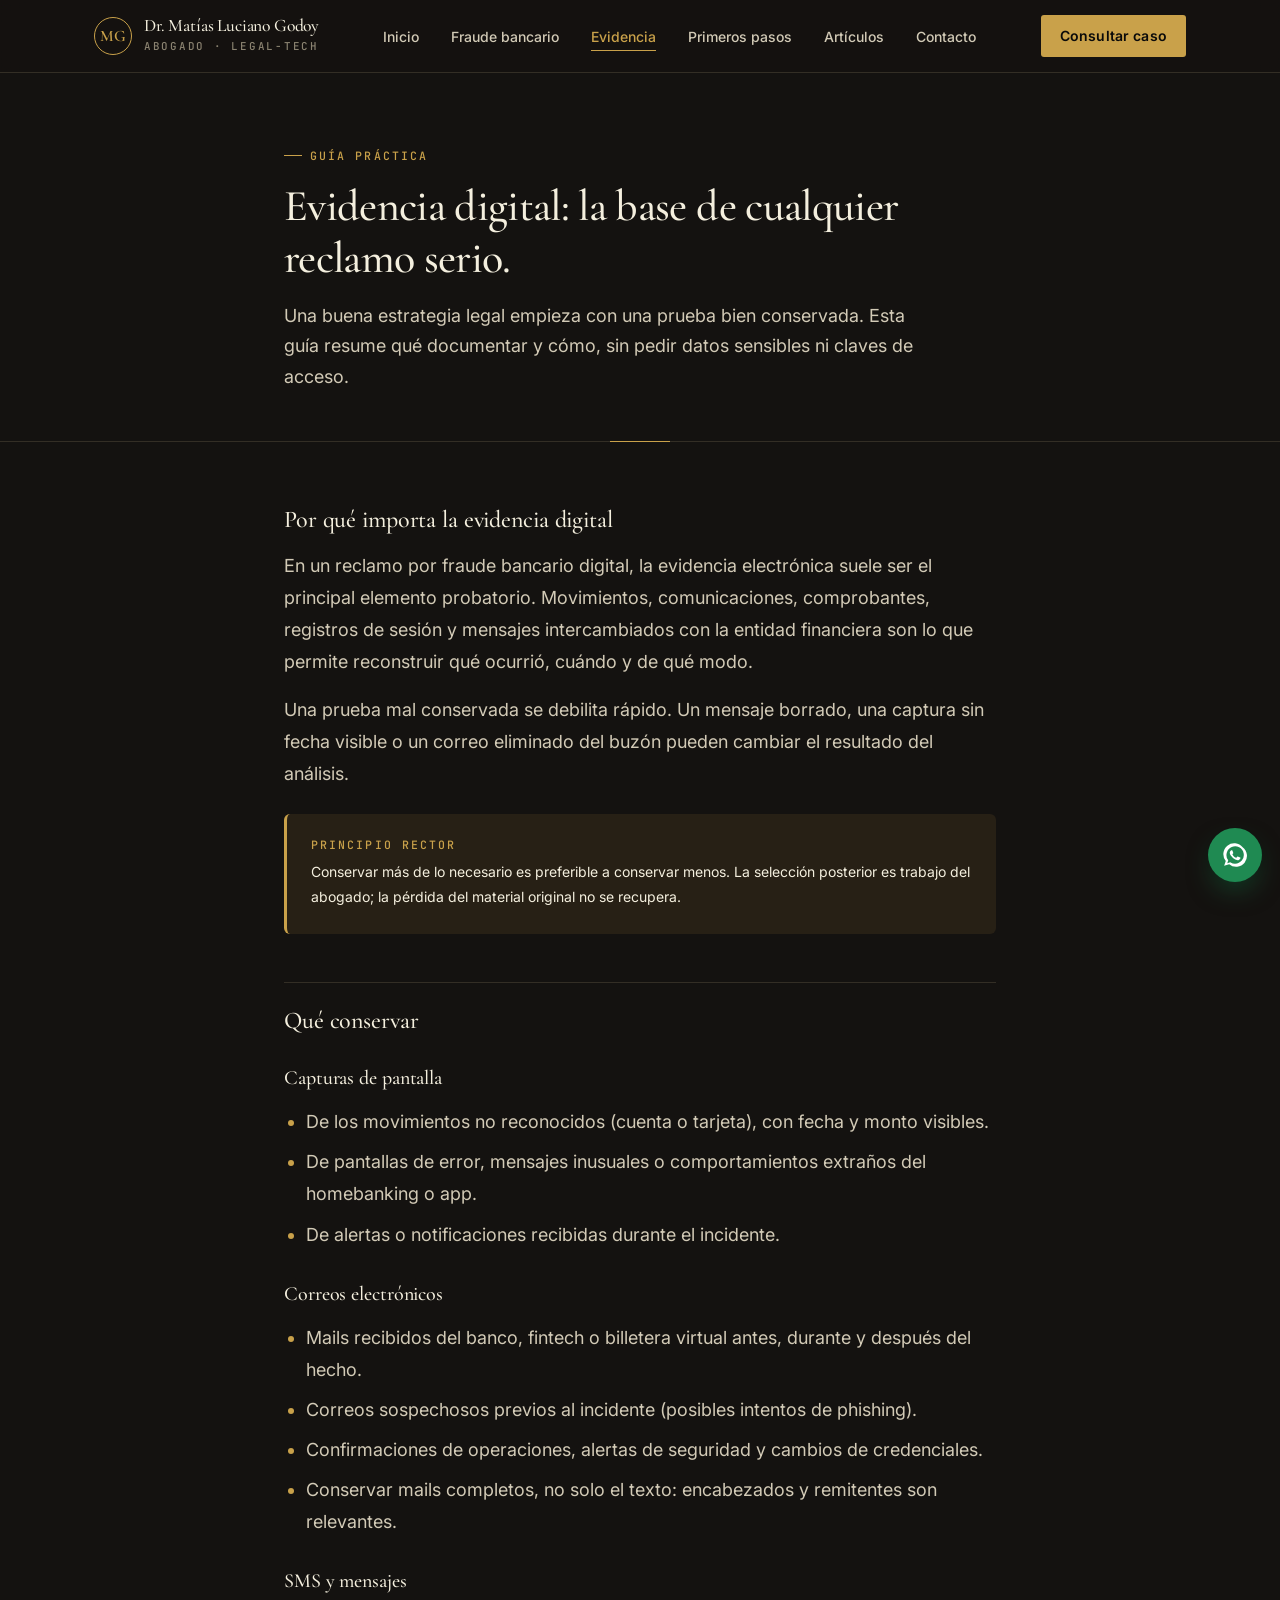
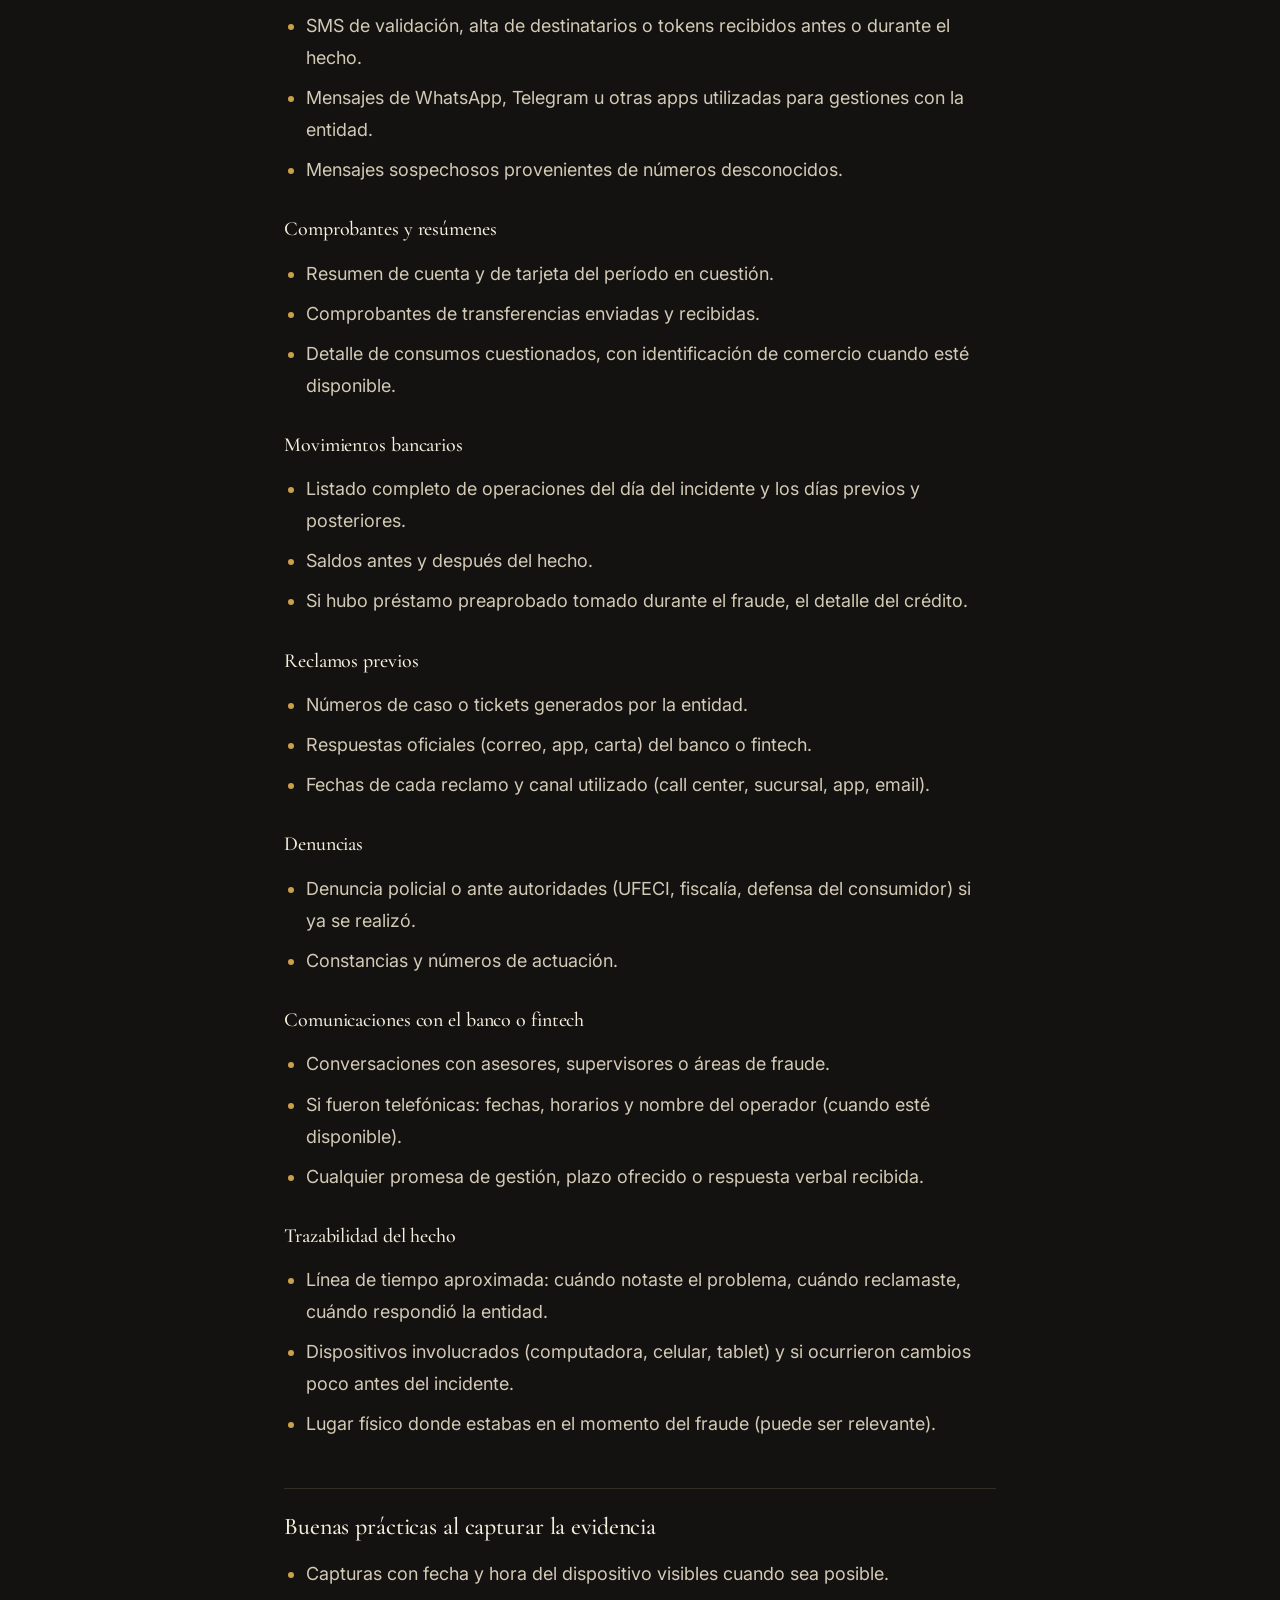
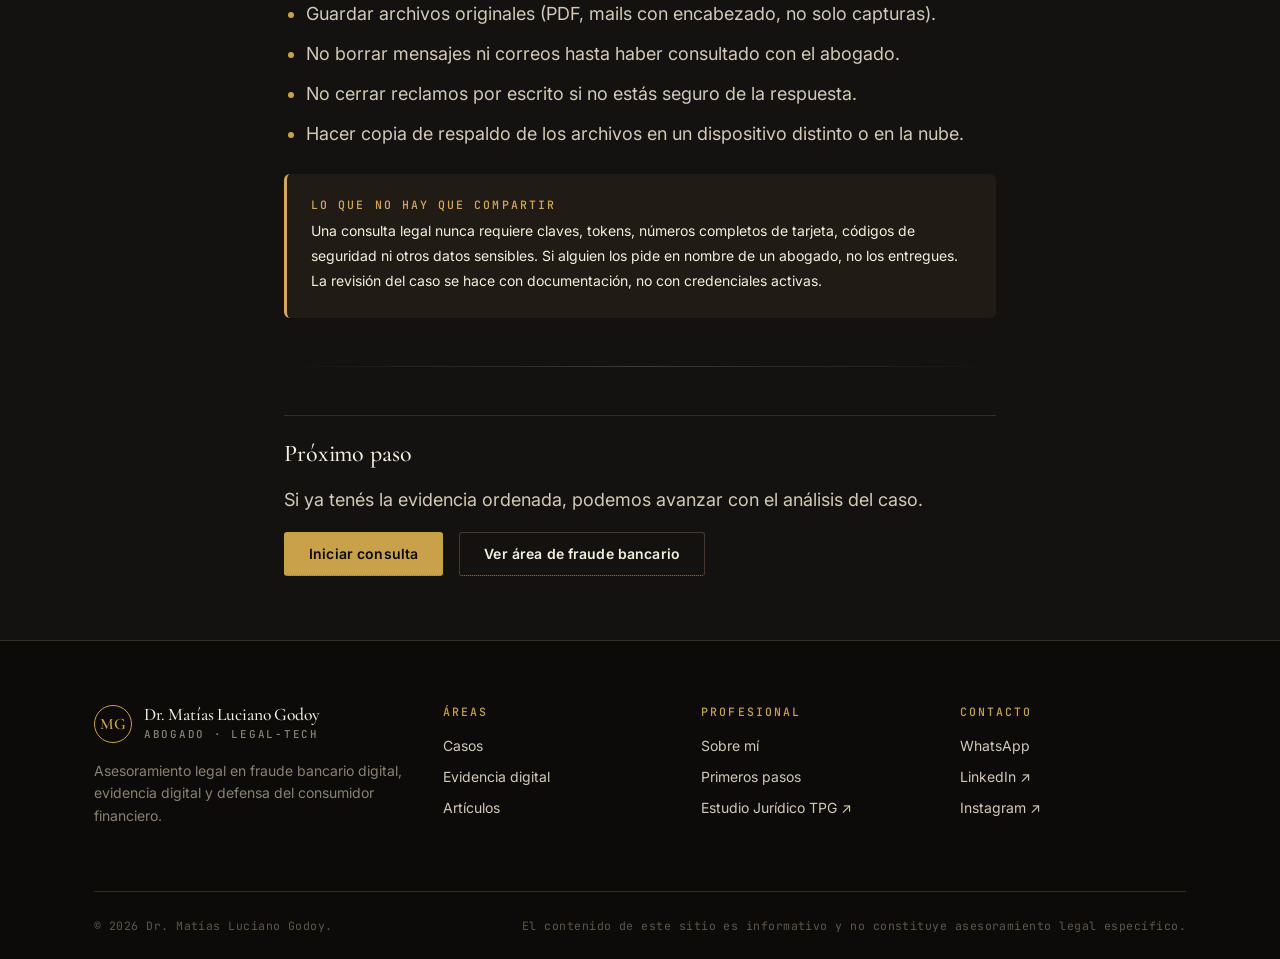
<file: evidencia-digital.html>
<!doctype html>
<html lang="es-AR">
<head>
  <meta charset="utf-8" />
  <meta name="viewport" content="width=device-width, initial-scale=1" />
  <title>Evidencia digital — Qué conservar antes de un reclamo | Dr. Matías Luciano Godoy</title>
  <meta name="description" content="Guía profesional de evidencia digital para reclamos por fraude bancario: capturas, mails, SMS, comprobantes, movimientos, denuncias y comunicaciones con la entidad financiera." />
  <meta name="theme-color" content="#0a0a0a" />
  <link rel="canonical" href="https://matiasgodoy.com.ar/evidencia-digital" />

  <link rel="icon" type="image/svg+xml" href="/favicon.svg" />
  <link rel="apple-touch-icon" href="/favicon.svg" />
  <meta property="og:image" content="https://matiasgodoy.com.ar/og-image.png" />
  <meta property="og:image:width" content="1200" />
  <meta property="og:image:height" content="630" />
  <meta name="twitter:card" content="summary_large_image" />
  <meta name="twitter:image" content="https://matiasgodoy.com.ar/og-image.png" />
  <meta property="og:type" content="article" />
  <meta property="og:locale" content="es_AR" />
  <meta property="og:site_name" content="Dr. Matías Godoy" />
  <meta property="og:title" content="Evidencia digital — Guía práctica" />
  <meta property="og:description" content="Qué conservar y cómo presentar la prueba electrónica relevante en un reclamo por fraude bancario digital." />
  <meta property="og:url" content="https://matiasgodoy.com.ar/evidencia-digital" />
  <link rel="preconnect" href="https://fonts.googleapis.com" />
  <link rel="preconnect" href="https://fonts.gstatic.com" crossorigin />
  <link rel="stylesheet" href="https://fonts.googleapis.com/css2?family=Cormorant+Garamond:wght@500;600;700&family=Inter:wght@400;500;600;700&family=JetBrains+Mono:wght@400;500&display=swap" />
  <link rel="stylesheet" href="styles.css" />
</head>
<body>
  <a class="skip-link" href="#main">Saltar al contenido</a>
  <header class="site-header">
    <div class="container nav">
      <a class="brand" href="/">
        <span class="brand__mark">MG</span>
        <span>
          <span class="brand__name">Dr. Matías Luciano Godoy</span>
          <span class="brand__role">Abogado · Legal-tech</span>
        </span>
      </a>
      <nav aria-label="Navegación principal">
        <ul class="nav__menu">
          <li><a href="/">Inicio</a></li>
          <li><a href="/fraude-bancario">Fraude bancario</a></li>
          <li><a href="/evidencia-digital" aria-current="page">Evidencia</a></li>
          <li><a href="/primeros-pasos">Primeros pasos</a></li>
          <li><a href="/analisis">Artículos</a></li>
          <li><a href="/contacto">Contacto</a></li>
        </ul>
      </nav>
      <a href="/contacto" class="nav__cta">Consultar caso</a>
      <button class="nav__toggle" aria-expanded="false" aria-controls="nav-mobile" aria-haspopup="dialog" aria-label="Abrir menú"><span></span></button>
    </div>
    <div class="container">
      <div id="nav-mobile" class="nav__mobile" aria-hidden="true">
        <ul>
          <li><a href="/">Inicio</a></li>
          <li><a href="/fraude-bancario">Fraude bancario</a></li>
          <li><a href="/evidencia-digital">Evidencia</a></li>
          <li><a href="/primeros-pasos">Primeros pasos</a></li>
          <li><a href="/analisis">Artículos</a></li>
          <li><a href="/contacto">Contacto</a></li>
          <li><a class="btn btn--solid btn--block" href="/contacto">Consultar caso</a></li>
        </ul>
      </div>
    </div>
  </header>

  <main id="main">
    <header class="article-header">
      <div class="container">
        <span class="eyebrow">Guía práctica</span>
        <h1>Evidencia digital: la base de cualquier reclamo serio.</h1>
        <p>Una buena estrategia legal empieza con una prueba bien conservada. Esta guía resume qué documentar y cómo, sin pedir datos sensibles ni claves de acceso.</p>
      </div>
    </header>

    <section class="section">
      <div class="container prose">
        <h2>Por qué importa la evidencia digital</h2>
        <p>
          En un reclamo por fraude bancario digital, la evidencia electrónica suele ser el principal
          elemento probatorio. Movimientos, comunicaciones, comprobantes, registros de sesión
          y mensajes intercambiados con la entidad financiera son lo que permite reconstruir
          qué ocurrió, cuándo y de qué modo.
        </p>
        <p>
          Una prueba mal conservada se debilita rápido. Un mensaje borrado, una captura sin fecha
          visible o un correo eliminado del buzón pueden cambiar el resultado del análisis.
        </p>

        <div class="callout">
          <h4>Principio rector</h4>
          <p>Conservar más de lo necesario es preferible a conservar menos. La selección posterior es trabajo del abogado; la pérdida del material original no se recupera.</p>
        </div>

        <h2>Qué conservar</h2>

        <h3>Capturas de pantalla</h3>
        <ul>
          <li>De los movimientos no reconocidos (cuenta o tarjeta), con fecha y monto visibles.</li>
          <li>De pantallas de error, mensajes inusuales o comportamientos extraños del homebanking o app.</li>
          <li>De alertas o notificaciones recibidas durante el incidente.</li>
        </ul>

        <h3>Correos electrónicos</h3>
        <ul>
          <li>Mails recibidos del banco, fintech o billetera virtual antes, durante y después del hecho.</li>
          <li>Correos sospechosos previos al incidente (posibles intentos de phishing).</li>
          <li>Confirmaciones de operaciones, alertas de seguridad y cambios de credenciales.</li>
          <li>Conservar mails completos, no solo el texto: encabezados y remitentes son relevantes.</li>
        </ul>

        <h3>SMS y mensajes</h3>
        <ul>
          <li>SMS de validación, alta de destinatarios o tokens recibidos antes o durante el hecho.</li>
          <li>Mensajes de WhatsApp, Telegram u otras apps utilizadas para gestiones con la entidad.</li>
          <li>Mensajes sospechosos provenientes de números desconocidos.</li>
        </ul>

        <h3>Comprobantes y resúmenes</h3>
        <ul>
          <li>Resumen de cuenta y de tarjeta del período en cuestión.</li>
          <li>Comprobantes de transferencias enviadas y recibidas.</li>
          <li>Detalle de consumos cuestionados, con identificación de comercio cuando esté disponible.</li>
        </ul>

        <h3>Movimientos bancarios</h3>
        <ul>
          <li>Listado completo de operaciones del día del incidente y los días previos y posteriores.</li>
          <li>Saldos antes y después del hecho.</li>
          <li>Si hubo préstamo preaprobado tomado durante el fraude, el detalle del crédito.</li>
        </ul>

        <h3>Reclamos previos</h3>
        <ul>
          <li>Números de caso o tickets generados por la entidad.</li>
          <li>Respuestas oficiales (correo, app, carta) del banco o fintech.</li>
          <li>Fechas de cada reclamo y canal utilizado (call center, sucursal, app, email).</li>
        </ul>

        <h3>Denuncias</h3>
        <ul>
          <li>Denuncia policial o ante autoridades (UFECI, fiscalía, defensa del consumidor) si ya se realizó.</li>
          <li>Constancias y números de actuación.</li>
        </ul>

        <h3>Comunicaciones con el banco o fintech</h3>
        <ul>
          <li>Conversaciones con asesores, supervisores o áreas de fraude.</li>
          <li>Si fueron telefónicas: fechas, horarios y nombre del operador (cuando esté disponible).</li>
          <li>Cualquier promesa de gestión, plazo ofrecido o respuesta verbal recibida.</li>
        </ul>

        <h3>Trazabilidad del hecho</h3>
        <ul>
          <li>Línea de tiempo aproximada: cuándo notaste el problema, cuándo reclamaste, cuándo respondió la entidad.</li>
          <li>Dispositivos involucrados (computadora, celular, tablet) y si ocurrieron cambios poco antes del incidente.</li>
          <li>Lugar físico donde estabas en el momento del fraude (puede ser relevante).</li>
        </ul>

        <h2>Buenas prácticas al capturar la evidencia</h2>
        <ul>
          <li>Capturas con fecha y hora del dispositivo visibles cuando sea posible.</li>
          <li>Guardar archivos originales (PDF, mails con encabezado, no solo capturas).</li>
          <li>No borrar mensajes ni correos hasta haber consultado con el abogado.</li>
          <li>No cerrar reclamos por escrito si no estás seguro de la respuesta.</li>
          <li>Hacer copia de respaldo de los archivos en un dispositivo distinto o en la nube.</li>
        </ul>

        <div class="callout callout--warn">
          <h4>Lo que NO hay que compartir</h4>
          <p>
            Una consulta legal nunca requiere claves, tokens, números completos de tarjeta,
            códigos de seguridad ni otros datos sensibles. Si alguien los pide en nombre de un abogado,
            no los entregues. La revisión del caso se hace con documentación, no con credenciales activas.
          </p>
        </div>

        <hr />

        <h2>Próximo paso</h2>
        <p>Si ya tenés la evidencia ordenada, podemos avanzar con el análisis del caso.</p>
        <div class="action-row action-row--relaxed">
          <a class="btn btn--solid" href="/contacto">Iniciar consulta</a>
          <a class="btn btn--outline" href="/fraude-bancario">Ver área de fraude bancario</a>
        </div>
      </div>
    </section>
  </main>

  <footer class="site-footer">
    <div class="container">
      <div class="footer-grid">
        <div class="footer__brand">
          <a class="brand" href="/">
            <span class="brand__mark">MG</span>
            <span>
              <span class="brand__name">Dr. Matías Luciano Godoy</span>
              <span class="brand__role">Abogado · Legal-tech</span>
            </span>
          </a>
          <p style="margin-top:var(--sp-4); max-width:320px;">Asesoramiento legal en fraude bancario digital, evidencia digital y defensa del consumidor financiero.</p>
        </div>
        <div>
          <h4>Áreas</h4>
          <ul>
            <li><a href="/#casos">Casos</a></li>
            <li><a href="/evidencia-digital">Evidencia digital</a></li>
            <li><a href="/analisis">Artículos</a></li>
          </ul>
        </div>
        <div>
          <h4>Profesional</h4>
          <ul>
            <li><a href="/sobre-mi">Sobre mí</a></li>
            <li><a href="/primeros-pasos">Primeros pasos</a></li>
            <li><a href="https://www.estudiojuridicotpg.com.ar/" target="_blank" rel="noopener">Estudio Jurídico TPG ↗</a></li>
          </ul>
        </div>
        <div>
          <h4>Contacto</h4>
          <ul>
            <li><a href="https://wa.me/5491155857623" data-wa="Hola Matías, quiero hacer una consulta por un posible fraude bancario digital.">WhatsApp</a></li>
            <li><a href="https://www.linkedin.com/in/matias-luciano-godoy-a6a632183/" target="_blank" rel="noopener">LinkedIn ↗</a></li>
            <li><a href="https://www.instagram.com/dr.matiasgodoy/" target="_blank" rel="noopener">Instagram ↗</a></li>
          </ul>
        </div>
      </div>
      <div class="footer__bottom">
        <span>© <span data-year>2026</span> Dr. Matías Luciano Godoy.</span>
        <span>El contenido de este sitio es informativo y no constituye asesoramiento legal específico.</span>
      </div>
    </div>
  </footer>

  <a class="wa-float" href="https://wa.me/5491155857623" data-wa="Hola Matías, quiero hacer una consulta por un posible fraude bancario digital." aria-label="Abrir WhatsApp">
    <svg xmlns="http://www.w3.org/2000/svg" viewBox="0 0 24 24" fill="currentColor" aria-hidden="true">
      <path d="M19.05 4.91A10 10 0 0 0 3.46 17.5L2 22l4.62-1.43A10 10 0 1 0 19.05 4.91zM12 20a8 8 0 0 1-4.07-1.11l-.29-.17-2.74.85.86-2.66-.18-.3A8 8 0 1 1 12 20zm4.4-5.86c-.24-.12-1.42-.7-1.64-.78s-.38-.12-.54.12-.62.78-.76.94-.28.18-.52.06a6.6 6.6 0 0 1-1.94-1.2 7.34 7.34 0 0 1-1.34-1.66c-.14-.24 0-.36.1-.48s.24-.28.36-.42a1.6 1.6 0 0 0 .24-.4.44.44 0 0 0 0-.42c-.06-.12-.54-1.3-.74-1.78s-.4-.4-.54-.4h-.46a.88.88 0 0 0-.64.3 2.68 2.68 0 0 0-.84 2 4.66 4.66 0 0 0 .98 2.46 10.7 10.7 0 0 0 4.1 3.62c.58.26 1.04.42 1.39.54a3.36 3.36 0 0 0 1.54.1 2.5 2.5 0 0 0 1.66-1.18 2.06 2.06 0 0 0 .14-1.18c-.06-.1-.22-.16-.46-.28z"/>
    </svg>
  </a>

  <script src="script.js"></script>
</body>
</html>
</file>
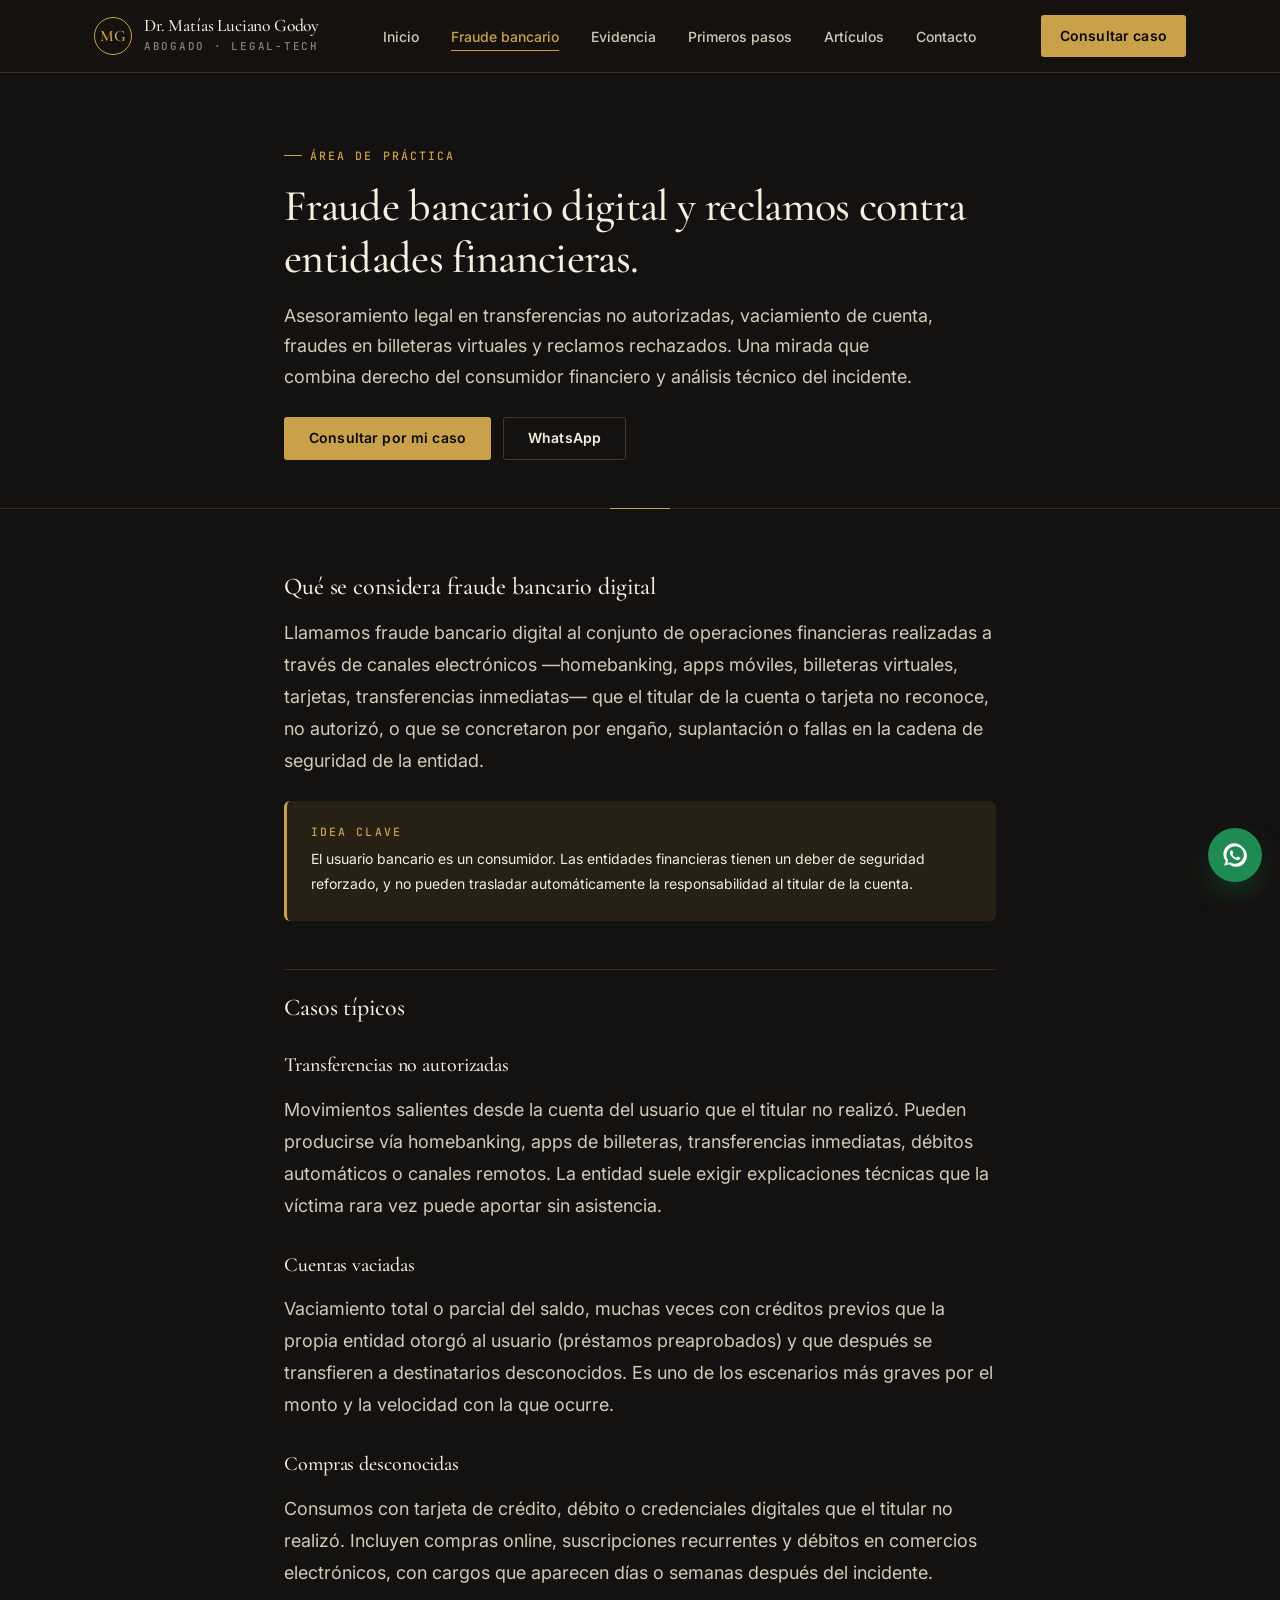
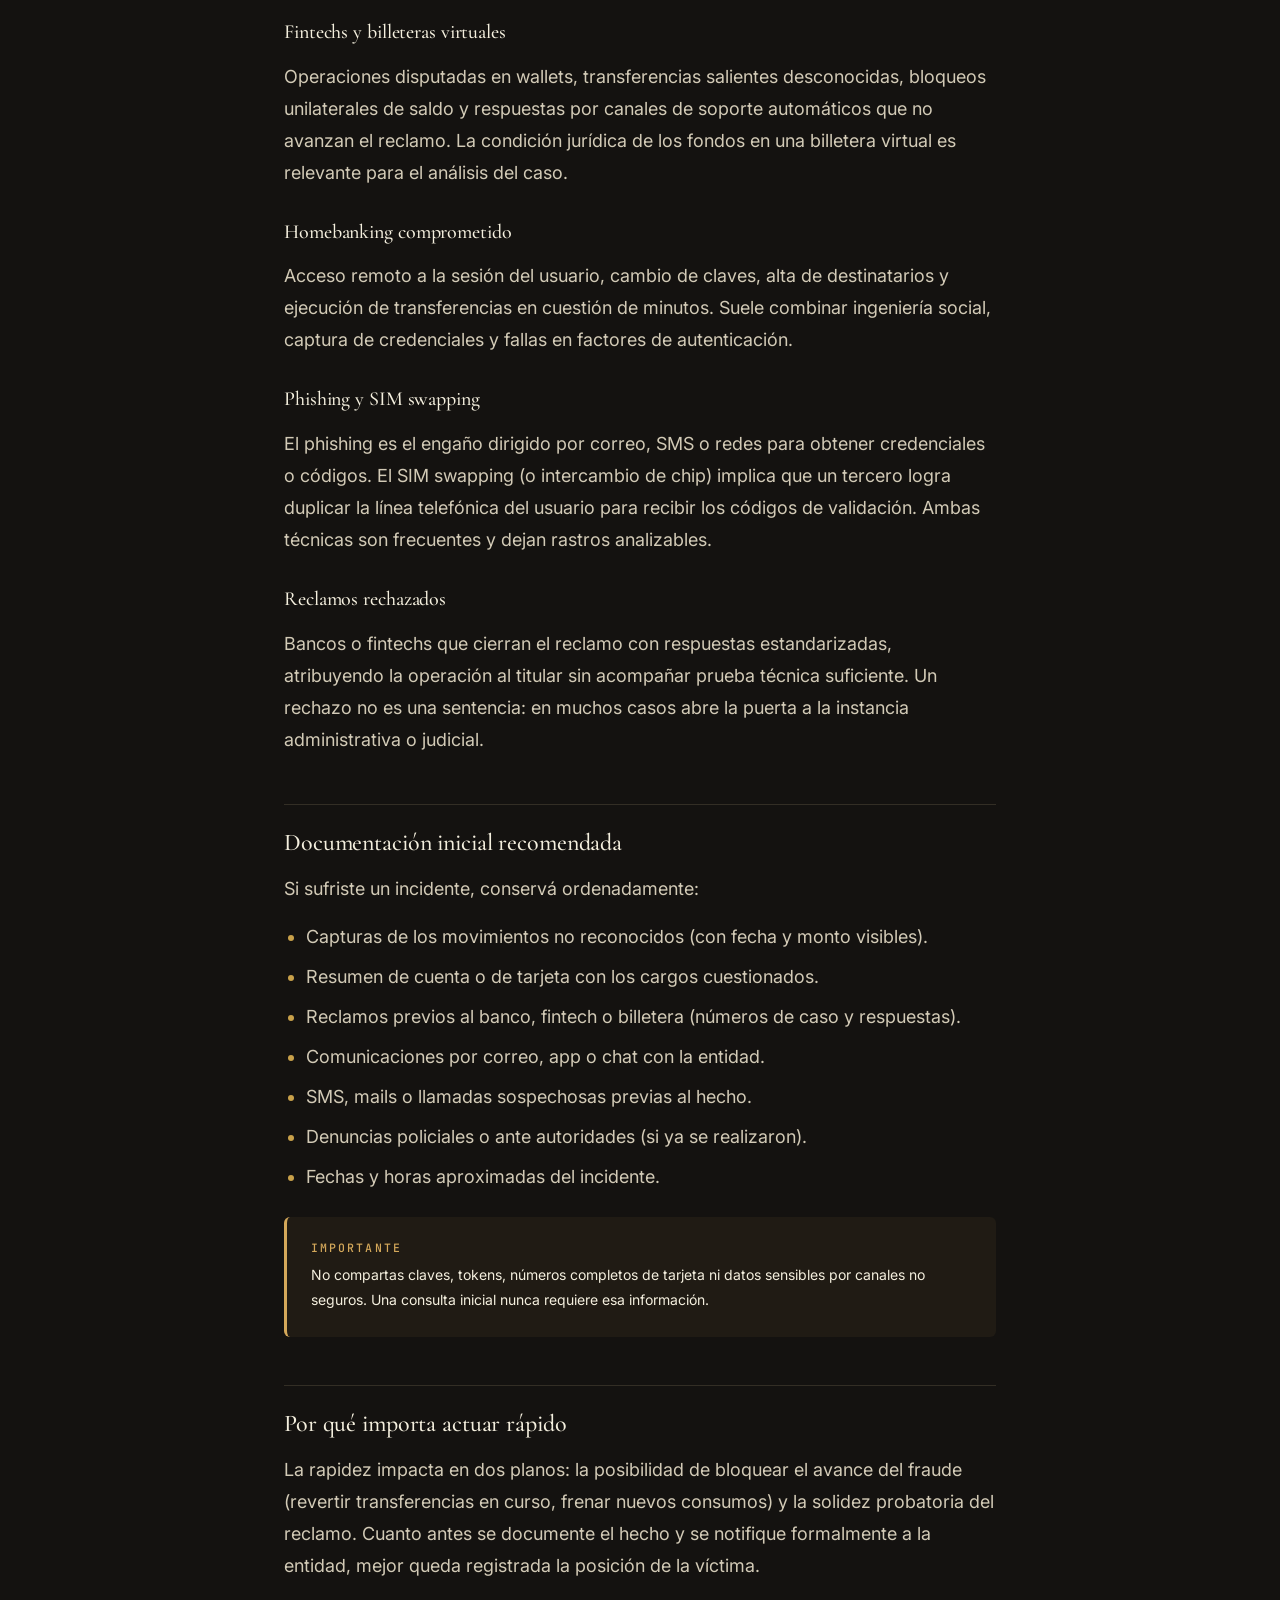
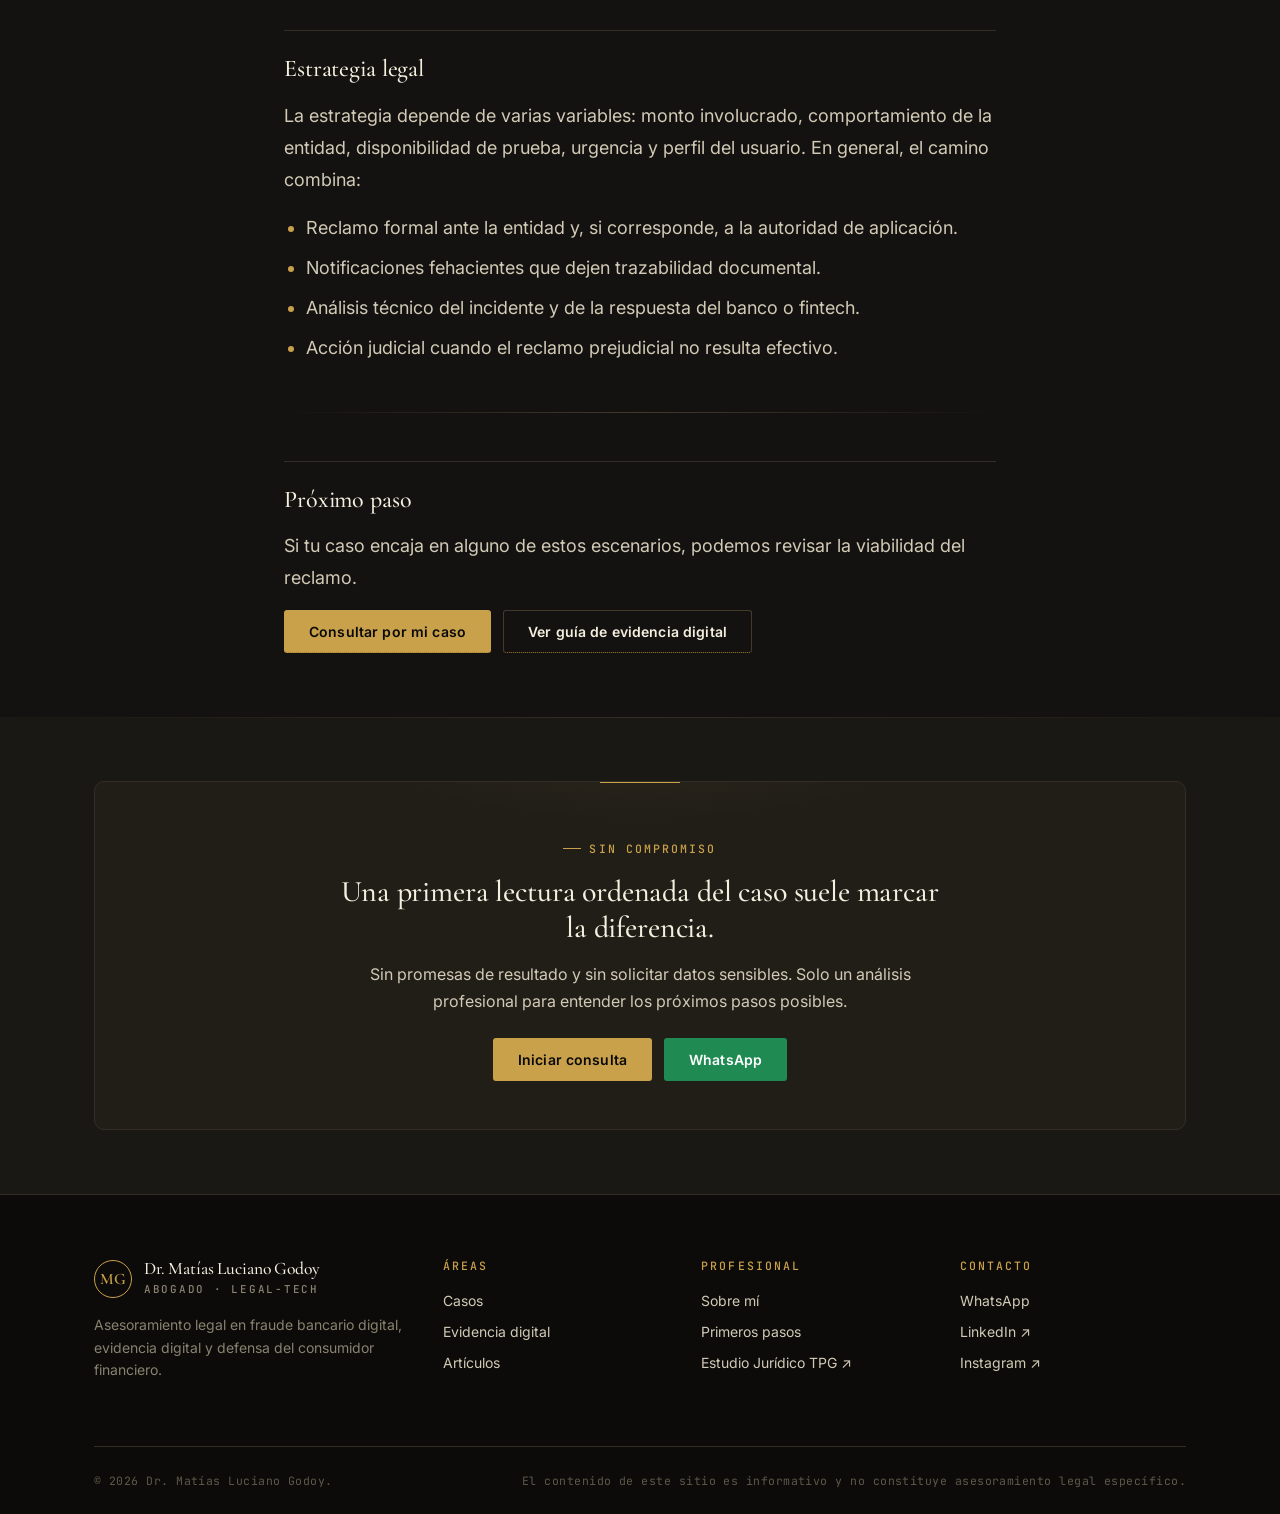
<file: fraude-bancario.html>
<!doctype html>
<html lang="es-AR">
<head>
  <meta charset="utf-8" />
  <meta name="viewport" content="width=device-width, initial-scale=1" />
  <title>Fraude bancario digital — Reclamos contra bancos, fintechs y billeteras virtuales | Dr. Matías Luciano Godoy</title>
  <meta name="description" content="Asesoramiento legal en fraude bancario digital: transferencias no autorizadas, cuentas vaciadas, compras desconocidas, fintechs, billeteras virtuales, phishing y SIM swapping." />
  <meta name="theme-color" content="#0a0a0a" />
  <link rel="canonical" href="https://matiasgodoy.com.ar/fraude-bancario" />

  <link rel="icon" type="image/svg+xml" href="/favicon.svg" />
  <link rel="apple-touch-icon" href="/favicon.svg" />
  <meta property="og:image" content="https://matiasgodoy.com.ar/og-image.png" />
  <meta property="og:image:width" content="1200" />
  <meta property="og:image:height" content="630" />
  <meta name="twitter:card" content="summary_large_image" />
  <meta name="twitter:image" content="https://matiasgodoy.com.ar/og-image.png" />
  <meta property="og:type" content="article" />
  <meta property="og:locale" content="es_AR" />
  <meta property="og:site_name" content="Dr. Matías Godoy" />
  <meta property="og:title" content="Fraude bancario digital — Asesoramiento legal" />
  <meta property="og:description" content="Reclamos contra bancos, fintechs y billeteras virtuales. Análisis legal y técnico de incidentes." />
  <meta property="og:url" content="https://matiasgodoy.com.ar/fraude-bancario" />
  <link rel="preconnect" href="https://fonts.googleapis.com" />
  <link rel="preconnect" href="https://fonts.gstatic.com" crossorigin />
  <link rel="stylesheet" href="https://fonts.googleapis.com/css2?family=Cormorant+Garamond:wght@500;600;700&family=Inter:wght@400;500;600;700&family=JetBrains+Mono:wght@400;500&display=swap" />
  <link rel="stylesheet" href="styles.css" />
  <script type="application/ld+json">
  {
    "@context": "https://schema.org",
    "@type": "LegalService",
    "name": "Fraude bancario digital — Dr. Matías Godoy",
    "description": "Asesoramiento legal en transferencias no autorizadas, vaciamiento de cuenta, compras desconocidas, billeteras virtuales y reclamos rechazados por bancos o fintechs.",
    "areaServed": "AR",
    "url": "https://matiasgodoy.com.ar/fraude-bancario",
    "provider": { "@type": "Person", "name": "Matías Godoy" },
    "serviceType": [
      "Reclamos por transferencias no autorizadas",
      "Reclamos por vaciamiento de cuenta",
      "Reclamos por compras desconocidas",
      "Reclamos contra fintechs y billeteras virtuales",
      "Asesoramiento ante reclamos bancarios rechazados"
    ]
  }
  </script>
</head>
<body>
  <a class="skip-link" href="#main">Saltar al contenido</a>
  <header class="site-header">
    <div class="container nav">
      <a class="brand" href="/">
        <span class="brand__mark">MG</span>
        <span>
          <span class="brand__name">Dr. Matías Luciano Godoy</span>
          <span class="brand__role">Abogado · Legal-tech</span>
        </span>
      </a>
      <nav aria-label="Navegación principal">
        <ul class="nav__menu">
          <li><a href="/">Inicio</a></li>
          <li><a href="/fraude-bancario" aria-current="page">Fraude bancario</a></li>
          <li><a href="/evidencia-digital">Evidencia</a></li>
          <li><a href="/primeros-pasos">Primeros pasos</a></li>
          <li><a href="/analisis">Artículos</a></li>
          <li><a href="/contacto">Contacto</a></li>
        </ul>
      </nav>
      <a href="/contacto" class="nav__cta">Consultar caso</a>
      <button class="nav__toggle" aria-expanded="false" aria-controls="nav-mobile" aria-haspopup="dialog" aria-label="Abrir menú"><span></span></button>
    </div>
    <div class="container">
      <div id="nav-mobile" class="nav__mobile" aria-hidden="true">
        <ul>
          <li><a href="/">Inicio</a></li>
          <li><a href="/fraude-bancario">Fraude bancario</a></li>
          <li><a href="/evidencia-digital">Evidencia</a></li>
          <li><a href="/primeros-pasos">Primeros pasos</a></li>
          <li><a href="/analisis">Artículos</a></li>
          <li><a href="/contacto">Contacto</a></li>
          <li><a class="btn btn--solid btn--block" href="/contacto">Consultar caso</a></li>
        </ul>
      </div>
    </div>
  </header>

  <main id="main">
    <header class="article-header">
      <div class="container">
        <span class="eyebrow">Área de práctica</span>
        <h1>Fraude bancario digital y reclamos contra entidades financieras.</h1>
        <p>Asesoramiento legal en transferencias no autorizadas, vaciamiento de cuenta, fraudes en billeteras virtuales y reclamos rechazados. Una mirada que combina derecho del consumidor financiero y análisis técnico del incidente.</p>
        <div class="action-row" style="margin-top:var(--sp-5)">
          <a class="btn btn--primary" href="/contacto">Consultar por mi caso</a>
          <a class="btn btn--ghost" href="https://wa.me/5491155857623" data-wa="Hola Matías, quiero hacer una consulta por un posible fraude bancario digital.">WhatsApp</a>
        </div>
      </div>
    </header>

    <section class="section">
      <div class="container prose">
        <h2>Qué se considera fraude bancario digital</h2>
        <p>
          Llamamos fraude bancario digital al conjunto de operaciones financieras realizadas
          a través de canales electrónicos —homebanking, apps móviles, billeteras virtuales,
          tarjetas, transferencias inmediatas— que el titular de la cuenta o tarjeta no
          reconoce, no autorizó, o que se concretaron por engaño, suplantación o fallas
          en la cadena de seguridad de la entidad.
        </p>

        <div class="callout">
          <h4>Idea clave</h4>
          <p>El usuario bancario es un consumidor. Las entidades financieras tienen un deber de seguridad reforzado, y no pueden trasladar automáticamente la responsabilidad al titular de la cuenta.</p>
        </div>

        <h2>Casos típicos</h2>

        <h3>Transferencias no autorizadas</h3>
        <p>
          Movimientos salientes desde la cuenta del usuario que el titular no realizó. Pueden
          producirse vía homebanking, apps de billeteras, transferencias inmediatas, débitos
          automáticos o canales remotos. La entidad suele exigir explicaciones técnicas que
          la víctima rara vez puede aportar sin asistencia.
        </p>

        <h3>Cuentas vaciadas</h3>
        <p>
          Vaciamiento total o parcial del saldo, muchas veces con créditos previos que la
          propia entidad otorgó al usuario (préstamos preaprobados) y que después se transfieren
          a destinatarios desconocidos. Es uno de los escenarios más graves por el monto y la
          velocidad con la que ocurre.
        </p>

        <h3>Compras desconocidas</h3>
        <p>
          Consumos con tarjeta de crédito, débito o credenciales digitales que el titular no
          realizó. Incluyen compras online, suscripciones recurrentes y débitos en comercios
          electrónicos, con cargos que aparecen días o semanas después del incidente.
        </p>

        <h3>Fintechs y billeteras virtuales</h3>
        <p>
          Operaciones disputadas en wallets, transferencias salientes desconocidas, bloqueos
          unilaterales de saldo y respuestas por canales de soporte automáticos que no avanzan
          el reclamo. La condición jurídica de los fondos en una billetera virtual es relevante
          para el análisis del caso.
        </p>

        <h3>Homebanking comprometido</h3>
        <p>
          Acceso remoto a la sesión del usuario, cambio de claves, alta de destinatarios y
          ejecución de transferencias en cuestión de minutos. Suele combinar ingeniería social,
          captura de credenciales y fallas en factores de autenticación.
        </p>

        <h3>Phishing y SIM swapping</h3>
        <p>
          El phishing es el engaño dirigido por correo, SMS o redes para obtener credenciales o
          códigos. El SIM swapping (o intercambio de chip) implica que un tercero logra duplicar
          la línea telefónica del usuario para recibir los códigos de validación. Ambas técnicas
          son frecuentes y dejan rastros analizables.
        </p>

        <h3>Reclamos rechazados</h3>
        <p>
          Bancos o fintechs que cierran el reclamo con respuestas estandarizadas, atribuyendo
          la operación al titular sin acompañar prueba técnica suficiente. Un rechazo no es
          una sentencia: en muchos casos abre la puerta a la instancia administrativa o judicial.
        </p>

        <h2>Documentación inicial recomendada</h2>
        <p>Si sufriste un incidente, conservá ordenadamente:</p>
        <ul>
          <li>Capturas de los movimientos no reconocidos (con fecha y monto visibles).</li>
          <li>Resumen de cuenta o de tarjeta con los cargos cuestionados.</li>
          <li>Reclamos previos al banco, fintech o billetera (números de caso y respuestas).</li>
          <li>Comunicaciones por correo, app o chat con la entidad.</li>
          <li>SMS, mails o llamadas sospechosas previas al hecho.</li>
          <li>Denuncias policiales o ante autoridades (si ya se realizaron).</li>
          <li>Fechas y horas aproximadas del incidente.</li>
        </ul>

        <div class="callout callout--warn">
          <h4>Importante</h4>
          <p>No compartas claves, tokens, números completos de tarjeta ni datos sensibles por canales no seguros. Una consulta inicial nunca requiere esa información.</p>
        </div>

        <h2>Por qué importa actuar rápido</h2>
        <p>
          La rapidez impacta en dos planos: la posibilidad de bloquear el avance del fraude
          (revertir transferencias en curso, frenar nuevos consumos) y la solidez probatoria
          del reclamo. Cuanto antes se documente el hecho y se notifique formalmente a la
          entidad, mejor queda registrada la posición de la víctima.
        </p>

        <h2>Estrategia legal</h2>
        <p>
          La estrategia depende de varias variables: monto involucrado, comportamiento de la
          entidad, disponibilidad de prueba, urgencia y perfil del usuario. En general, el
          camino combina:
        </p>
        <ul>
          <li>Reclamo formal ante la entidad y, si corresponde, a la autoridad de aplicación.</li>
          <li>Notificaciones fehacientes que dejen trazabilidad documental.</li>
          <li>Análisis técnico del incidente y de la respuesta del banco o fintech.</li>
          <li>Acción judicial cuando el reclamo prejudicial no resulta efectivo.</li>
        </ul>

        <hr />

        <h2>Próximo paso</h2>
        <p>Si tu caso encaja en alguno de estos escenarios, podemos revisar la viabilidad del reclamo.</p>
        <div class="action-row">
          <a class="btn btn--solid" href="/contacto">Consultar por mi caso</a>
          <a class="btn btn--outline" href="/evidencia-digital">Ver guía de evidencia digital</a>
        </div>
      </div>
    </section>

    <section class="section section--alt">
      <div class="container">
        <div class="cta-band reveal">
          <span class="eyebrow">Sin compromiso</span>
          <h2>Una primera lectura ordenada del caso suele marcar la diferencia.</h2>
          <p>Sin promesas de resultado y sin solicitar datos sensibles. Solo un análisis profesional para entender los próximos pasos posibles.</p>
          <div style="display:flex; flex-wrap:wrap; gap:var(--sp-3); justify-content:center;">
            <a class="btn btn--primary" href="/contacto">Iniciar consulta</a>
            <a class="btn btn--wa" href="https://wa.me/5491155857623" data-wa="Hola Matías, sufrí una transferencia no autorizada y necesito asesoramiento.">WhatsApp</a>
          </div>
        </div>
      </div>
    </section>
  </main>

  <footer class="site-footer">
    <div class="container">
      <div class="footer-grid">
        <div class="footer__brand">
          <a class="brand" href="/">
            <span class="brand__mark">MG</span>
            <span>
              <span class="brand__name">Dr. Matías Luciano Godoy</span>
              <span class="brand__role">Abogado · Legal-tech</span>
            </span>
          </a>
          <p style="margin-top:var(--sp-4); max-width:320px;">Asesoramiento legal en fraude bancario digital, evidencia digital y defensa del consumidor financiero.</p>
        </div>
        <div>
          <h4>Áreas</h4>
          <ul>
            <li><a href="/#casos">Casos</a></li>
            <li><a href="/evidencia-digital">Evidencia digital</a></li>
            <li><a href="/analisis">Artículos</a></li>
          </ul>
        </div>
        <div>
          <h4>Profesional</h4>
          <ul>
            <li><a href="/sobre-mi">Sobre mí</a></li>
            <li><a href="/primeros-pasos">Primeros pasos</a></li>
            <li><a href="https://www.estudiojuridicotpg.com.ar/" target="_blank" rel="noopener">Estudio Jurídico TPG ↗</a></li>
          </ul>
        </div>
        <div>
          <h4>Contacto</h4>
          <ul>
            <li><a href="https://wa.me/5491155857623" data-wa="Hola Matías, quiero hacer una consulta por un posible fraude bancario digital.">WhatsApp</a></li>
            <li><a href="https://www.linkedin.com/in/matias-luciano-godoy-a6a632183/" target="_blank" rel="noopener">LinkedIn ↗</a></li>
            <li><a href="https://www.instagram.com/dr.matiasgodoy/" target="_blank" rel="noopener">Instagram ↗</a></li>
          </ul>
        </div>
      </div>
      <div class="footer__bottom">
        <span>© <span data-year>2026</span> Dr. Matías Luciano Godoy.</span>
        <span>El contenido de este sitio es informativo y no constituye asesoramiento legal específico.</span>
      </div>
    </div>
  </footer>

  <a class="wa-float" href="https://wa.me/5491155857623" data-wa="Hola Matías, quiero hacer una consulta por un posible fraude bancario digital." aria-label="Abrir WhatsApp">
    <svg xmlns="http://www.w3.org/2000/svg" viewBox="0 0 24 24" fill="currentColor" aria-hidden="true">
      <path d="M19.05 4.91A10 10 0 0 0 3.46 17.5L2 22l4.62-1.43A10 10 0 1 0 19.05 4.91zM12 20a8 8 0 0 1-4.07-1.11l-.29-.17-2.74.85.86-2.66-.18-.3A8 8 0 1 1 12 20zm4.4-5.86c-.24-.12-1.42-.7-1.64-.78s-.38-.12-.54.12-.62.78-.76.94-.28.18-.52.06a6.6 6.6 0 0 1-1.94-1.2 7.34 7.34 0 0 1-1.34-1.66c-.14-.24 0-.36.1-.48s.24-.28.36-.42a1.6 1.6 0 0 0 .24-.4.44.44 0 0 0 0-.42c-.06-.12-.54-1.3-.74-1.78s-.4-.4-.54-.4h-.46a.88.88 0 0 0-.64.3 2.68 2.68 0 0 0-.84 2 4.66 4.66 0 0 0 .98 2.46 10.7 10.7 0 0 0 4.1 3.62c.58.26 1.04.42 1.39.54a3.36 3.36 0 0 0 1.54.1 2.5 2.5 0 0 0 1.66-1.18 2.06 2.06 0 0 0 .14-1.18c-.06-.1-.22-.16-.46-.28z"/>
    </svg>
  </a>

  <script src="script.js"></script>
</body>
</html>
</file>
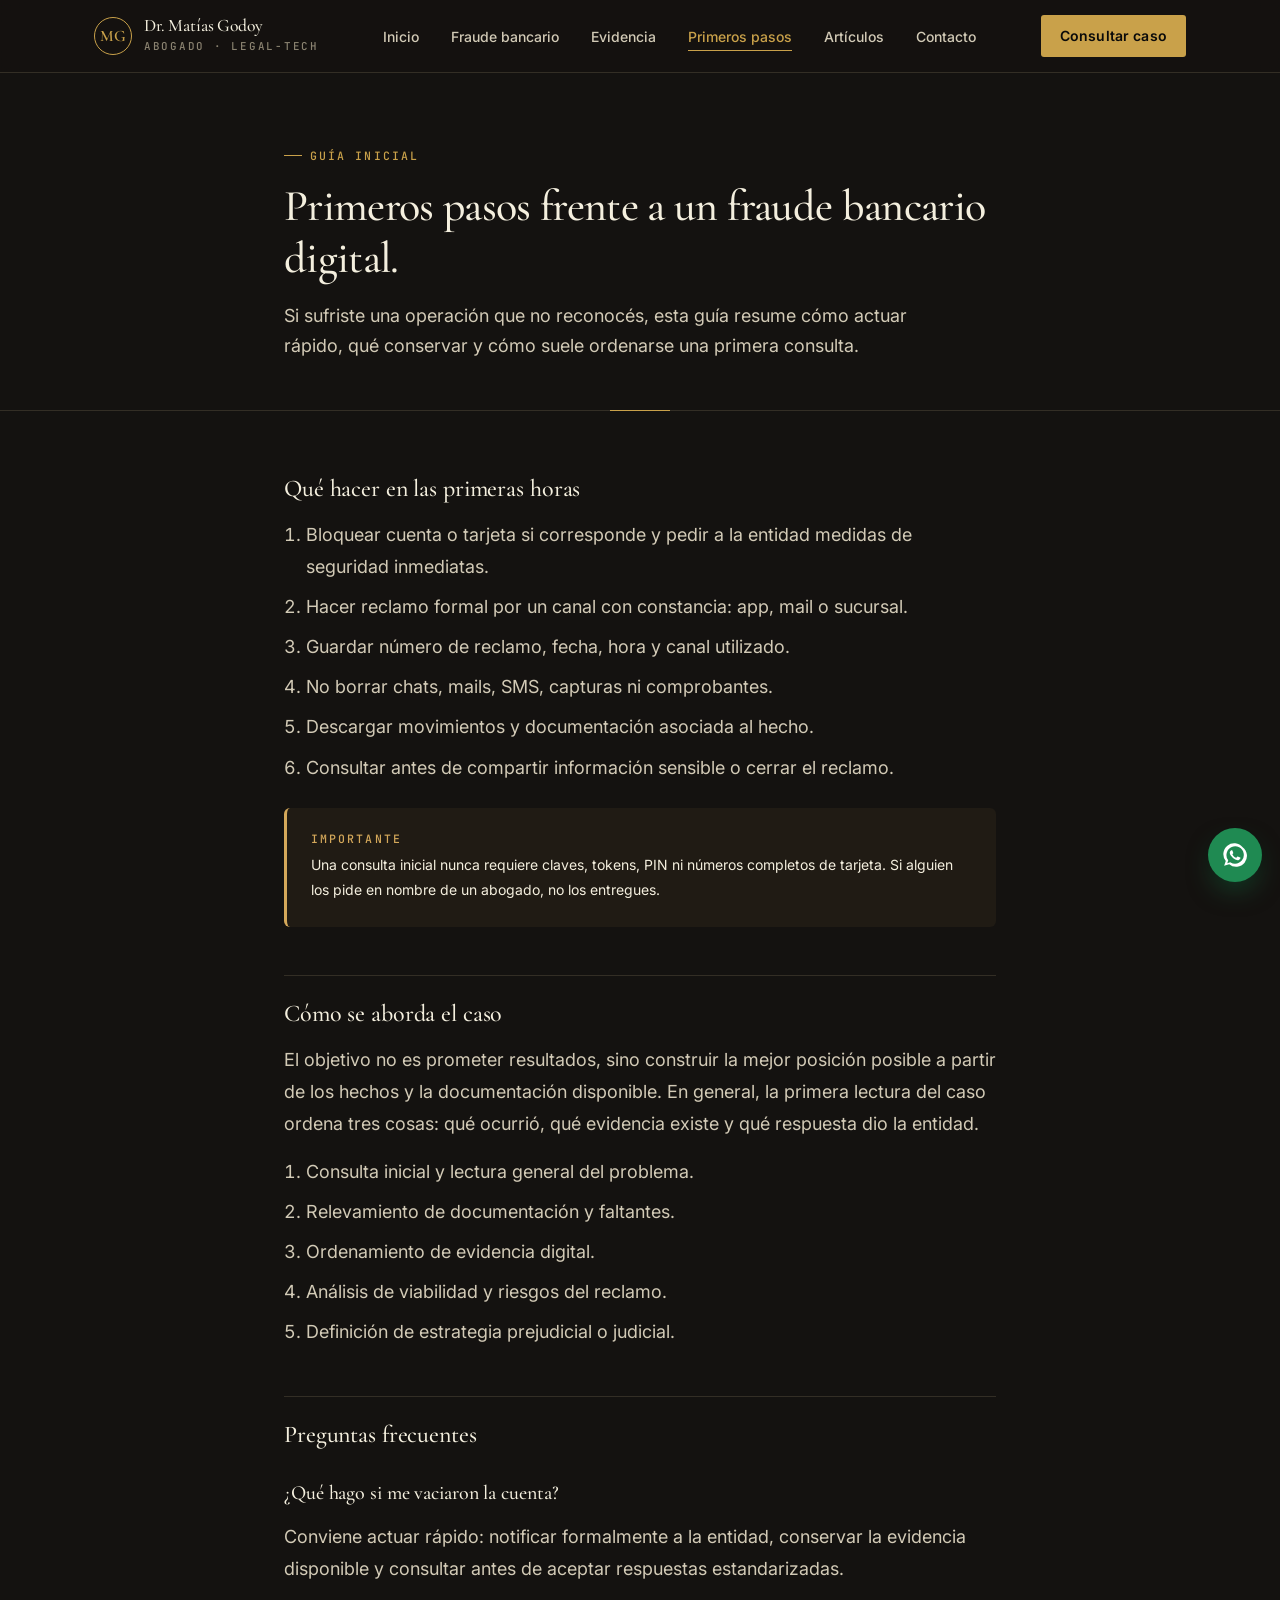
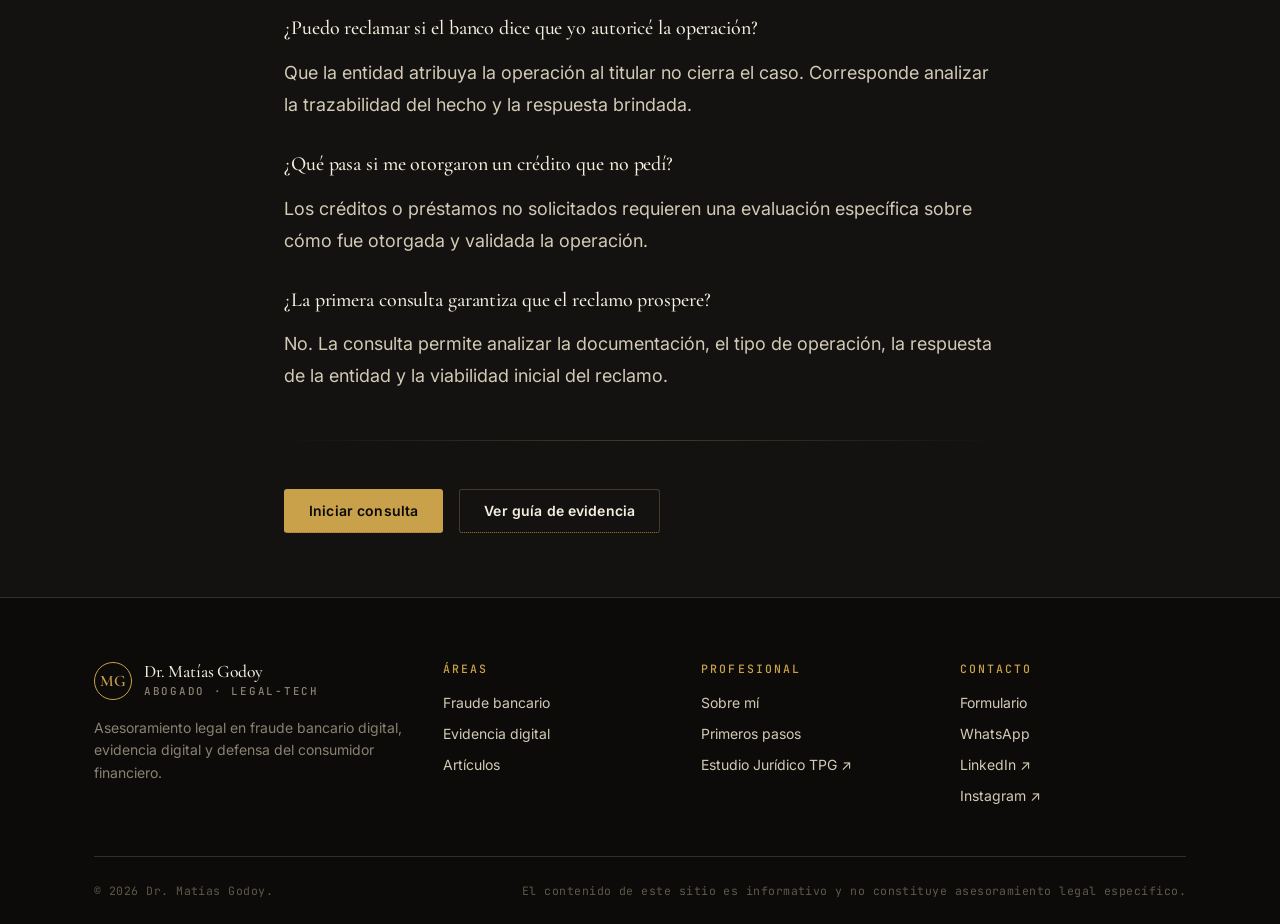
<file: primeros-pasos.html>
<!doctype html>
<html lang="es-AR">
<head>
  <meta charset="utf-8" />
  <meta name="viewport" content="width=device-width, initial-scale=1" />
  <title>Primeros pasos y preguntas frecuentes | Dr. Matías Godoy</title>
  <meta name="description" content="Qué hacer en las primeras horas frente a un fraude bancario digital, cómo se aborda el caso y respuestas breves a dudas habituales." />
  <meta name="theme-color" content="#0a0a0a" />
  <link rel="canonical" href="https://matiasgodoy.com.ar/primeros-pasos" />

  <link rel="icon" type="image/svg+xml" href="/favicon.svg" />
  <link rel="apple-touch-icon" href="/favicon.svg" />
  <meta property="og:image" content="https://matiasgodoy.com.ar/og-image.png" />
  <meta property="og:image:width" content="1200" />
  <meta property="og:image:height" content="630" />
  <meta name="twitter:card" content="summary_large_image" />
  <meta name="twitter:image" content="https://matiasgodoy.com.ar/og-image.png" />
  <meta property="og:type" content="article" />
  <meta property="og:locale" content="es_AR" />
  <meta property="og:site_name" content="Dr. Matías Godoy" />
  <meta property="og:title" content="Primeros pasos frente a un fraude bancario digital" />
  <meta property="og:description" content="Guía inicial para actuar rápido, ordenar evidencia y entender cómo sigue un reclamo financiero digital." />
  <meta property="og:url" content="https://matiasgodoy.com.ar/primeros-pasos" />
  <link rel="preconnect" href="https://fonts.googleapis.com" />
  <link rel="preconnect" href="https://fonts.gstatic.com" crossorigin />
  <link rel="stylesheet" href="https://fonts.googleapis.com/css2?family=Cormorant+Garamond:wght@500;600;700&family=Inter:wght@400;500;600;700&family=JetBrains+Mono:wght@400;500&display=swap" />
  <link rel="stylesheet" href="styles.css" />
  <script type="application/ld+json">
  {
    "@context": "https://schema.org",
    "@type": "FAQPage",
    "mainEntity": [
      {"@type":"Question","name":"¿Qué hago si me vaciaron la cuenta?","acceptedAnswer":{"@type":"Answer","text":"Conviene actuar rápido: notificar formalmente a la entidad, conservar la evidencia disponible y consultar antes de aceptar respuestas estandarizadas."}},
      {"@type":"Question","name":"¿Puedo reclamar si el banco dice que yo autoricé la operación?","acceptedAnswer":{"@type":"Answer","text":"Que la entidad atribuya la operación al titular no cierra el caso. Corresponde analizar la trazabilidad del hecho y la respuesta brindada."}},
      {"@type":"Question","name":"¿Qué pasa si me otorgaron un crédito que no pedí?","acceptedAnswer":{"@type":"Answer","text":"Los créditos o préstamos no solicitados requieren una evaluación específica sobre cómo fue otorgada y validada la operación."}},
      {"@type":"Question","name":"¿La primera consulta garantiza que el reclamo prospere?","acceptedAnswer":{"@type":"Answer","text":"No. La consulta permite analizar la documentación, el tipo de operación, la respuesta de la entidad y la viabilidad inicial del reclamo."}}
    ]
  }
  </script>
</head>
<body>
  <a class="skip-link" href="#main">Saltar al contenido</a>
  <header class="site-header">
    <div class="container nav">
      <a class="brand" href="/" aria-label="Inicio — Dr. Matías Godoy">
        <span class="brand__mark">MG</span>
        <span>
          <span class="brand__name">Dr. Matías Godoy</span>
          <span class="brand__role">Abogado · Legal-tech</span>
        </span>
      </a>
      <nav aria-label="Navegación principal">
        <ul class="nav__menu">
          <li><a href="/">Inicio</a></li>
          <li><a href="/fraude-bancario">Fraude bancario</a></li>
          <li><a href="/evidencia-digital">Evidencia</a></li>
          <li><a href="/primeros-pasos" aria-current="page">Primeros pasos</a></li>
          <li><a href="/analisis">Artículos</a></li>
          <li><a href="/contacto">Contacto</a></li>
        </ul>
      </nav>
      <a href="/contacto" class="nav__cta">Consultar caso</a>
      <button class="nav__toggle" aria-expanded="false" aria-controls="nav-mobile" aria-haspopup="dialog" aria-label="Abrir menú"><span></span></button>
    </div>
    <div class="container">
      <div id="nav-mobile" class="nav__mobile" aria-hidden="true">
        <ul>
          <li><a href="/">Inicio</a></li>
          <li><a href="/fraude-bancario">Fraude bancario</a></li>
          <li><a href="/evidencia-digital">Evidencia</a></li>
          <li><a href="/primeros-pasos">Primeros pasos</a></li>
          <li><a href="/analisis">Artículos</a></li>
          <li><a href="/contacto">Contacto</a></li>
          <li><a class="btn btn--solid btn--block" href="/contacto">Consultar caso</a></li>
        </ul>
      </div>
    </div>
  </header>

  <main id="main">
    <header class="article-header">
      <div class="container">
        <span class="eyebrow">Guía inicial</span>
        <h1>Primeros pasos frente a un fraude bancario digital.</h1>
        <p>Si sufriste una operación que no reconocés, esta guía resume cómo actuar rápido, qué conservar y cómo suele ordenarse una primera consulta.</p>
      </div>
    </header>

    <section class="section">
      <div class="container prose">
        <h2>Qué hacer en las primeras horas</h2>
        <ol>
          <li>Bloquear cuenta o tarjeta si corresponde y pedir a la entidad medidas de seguridad inmediatas.</li>
          <li>Hacer reclamo formal por un canal con constancia: app, mail o sucursal.</li>
          <li>Guardar número de reclamo, fecha, hora y canal utilizado.</li>
          <li>No borrar chats, mails, SMS, capturas ni comprobantes.</li>
          <li>Descargar movimientos y documentación asociada al hecho.</li>
          <li>Consultar antes de compartir información sensible o cerrar el reclamo.</li>
        </ol>

        <div class="callout callout--warn">
          <h4>Importante</h4>
          <p>Una consulta inicial nunca requiere claves, tokens, PIN ni números completos de tarjeta. Si alguien los pide en nombre de un abogado, no los entregues.</p>
        </div>

        <h2>Cómo se aborda el caso</h2>
        <p>El objetivo no es prometer resultados, sino construir la mejor posición posible a partir de los hechos y la documentación disponible. En general, la primera lectura del caso ordena tres cosas: qué ocurrió, qué evidencia existe y qué respuesta dio la entidad.</p>
        <ol>
          <li>Consulta inicial y lectura general del problema.</li>
          <li>Relevamiento de documentación y faltantes.</li>
          <li>Ordenamiento de evidencia digital.</li>
          <li>Análisis de viabilidad y riesgos del reclamo.</li>
          <li>Definición de estrategia prejudicial o judicial.</li>
        </ol>

        <h2>Preguntas frecuentes</h2>
        <h3>¿Qué hago si me vaciaron la cuenta?</h3>
        <p>Conviene actuar rápido: notificar formalmente a la entidad, conservar la evidencia disponible y consultar antes de aceptar respuestas estandarizadas.</p>

        <h3>¿Puedo reclamar si el banco dice que yo autoricé la operación?</h3>
        <p>Que la entidad atribuya la operación al titular no cierra el caso. Corresponde analizar la trazabilidad del hecho y la respuesta brindada.</p>

        <h3>¿Qué pasa si me otorgaron un crédito que no pedí?</h3>
        <p>Los créditos o préstamos no solicitados requieren una evaluación específica sobre cómo fue otorgada y validada la operación.</p>

        <h3>¿La primera consulta garantiza que el reclamo prospere?</h3>
        <p>No. La consulta permite analizar la documentación, el tipo de operación, la respuesta de la entidad y la viabilidad inicial del reclamo.</p>

        <hr />

        <div class="action-row action-row--relaxed">
          <a class="btn btn--solid" href="/contacto">Iniciar consulta</a>
          <a class="btn btn--outline" href="/evidencia-digital">Ver guía de evidencia</a>
        </div>
      </div>
    </section>
  </main>

  <footer class="site-footer">
    <div class="container">
      <div class="footer-grid">
        <div class="footer__brand">
          <a class="brand" href="/">
            <span class="brand__mark">MG</span>
            <span>
              <span class="brand__name">Dr. Matías Godoy</span>
              <span class="brand__role">Abogado · Legal-tech</span>
            </span>
          </a>
          <p style="margin-top:var(--sp-4); max-width:320px;">Asesoramiento legal en fraude bancario digital, evidencia digital y defensa del consumidor financiero.</p>
        </div>
        <div>
          <h4>Áreas</h4>
          <ul>
            <li><a href="/fraude-bancario">Fraude bancario</a></li>
            <li><a href="/evidencia-digital">Evidencia digital</a></li>
            <li><a href="/analisis">Artículos</a></li>
          </ul>
        </div>
        <div>
          <h4>Profesional</h4>
          <ul>
            <li><a href="/sobre-mi">Sobre mí</a></li>
            <li><a href="/primeros-pasos">Primeros pasos</a></li>
            <li><a href="https://www.estudiojuridicotpg.com.ar/" target="_blank" rel="noopener">Estudio Jurídico TPG ↗</a></li>
          </ul>
        </div>
        <div>
          <h4>Contacto</h4>
          <ul>
            <li><a href="/contacto">Formulario</a></li>
            <li><a href="https://wa.me/5491155857623" data-wa="Hola Matías, quiero consultar por un posible fraude bancario digital.">WhatsApp</a></li>
            <li><a href="https://www.linkedin.com/in/matias-luciano-godoy-a6a632183/" target="_blank" rel="noopener">LinkedIn ↗</a></li>
            <li><a href="https://www.instagram.com/dr.matiasgodoy/" target="_blank" rel="noopener">Instagram ↗</a></li>
          </ul>
        </div>
      </div>
      <div class="footer__bottom">
        <span>© <span data-year>2026</span> Dr. Matías Godoy.</span>
        <span>El contenido de este sitio es informativo y no constituye asesoramiento legal específico.</span>
      </div>
    </div>
  </footer>

  <a class="wa-float" href="https://wa.me/5491155857623" data-wa="Hola Matías, quiero consultar por un posible fraude bancario digital." aria-label="Abrir WhatsApp">
    <svg xmlns="http://www.w3.org/2000/svg" viewBox="0 0 24 24" fill="currentColor" aria-hidden="true">
      <path d="M19.05 4.91A10 10 0 0 0 3.46 17.5L2 22l4.62-1.43A10 10 0 1 0 19.05 4.91zM12 20a8 8 0 0 1-4.07-1.11l-.29-.17-2.74.85.86-2.66-.18-.3A8 8 0 1 1 12 20zm4.4-5.86c-.24-.12-1.42-.7-1.64-.78s-.38-.12-.54.12-.62.78-.76.94-.28.18-.52.06a6.6 6.6 0 0 1-1.94-1.2 7.34 7.34 0 0 1-1.34-1.66c-.14-.24 0-.36.1-.48s.24-.28.36-.42a1.6 1.6 0 0 0 .24-.4.44.44 0 0 0 0-.42c-.06-.12-.54-1.3-.74-1.78s-.4-.4-.54-.4h-.46a.88.88 0 0 0-.64.3 2.68 2.68 0 0 0-.84 2 4.66 4.66 0 0 0 .98 2.46 10.7 10.7 0 0 0 4.1 3.62c.58.26 1.04.42 1.39.54a3.36 3.36 0 0 0 1.54.1 2.5 2.5 0 0 0 1.66-1.18 2.06 2.06 0 0 0 .14-1.18c-.06-.1-.22-.16-.46-.28z"/>
    </svg>
  </a>

  <script src="script.js"></script>
</body>
</html>
</file>
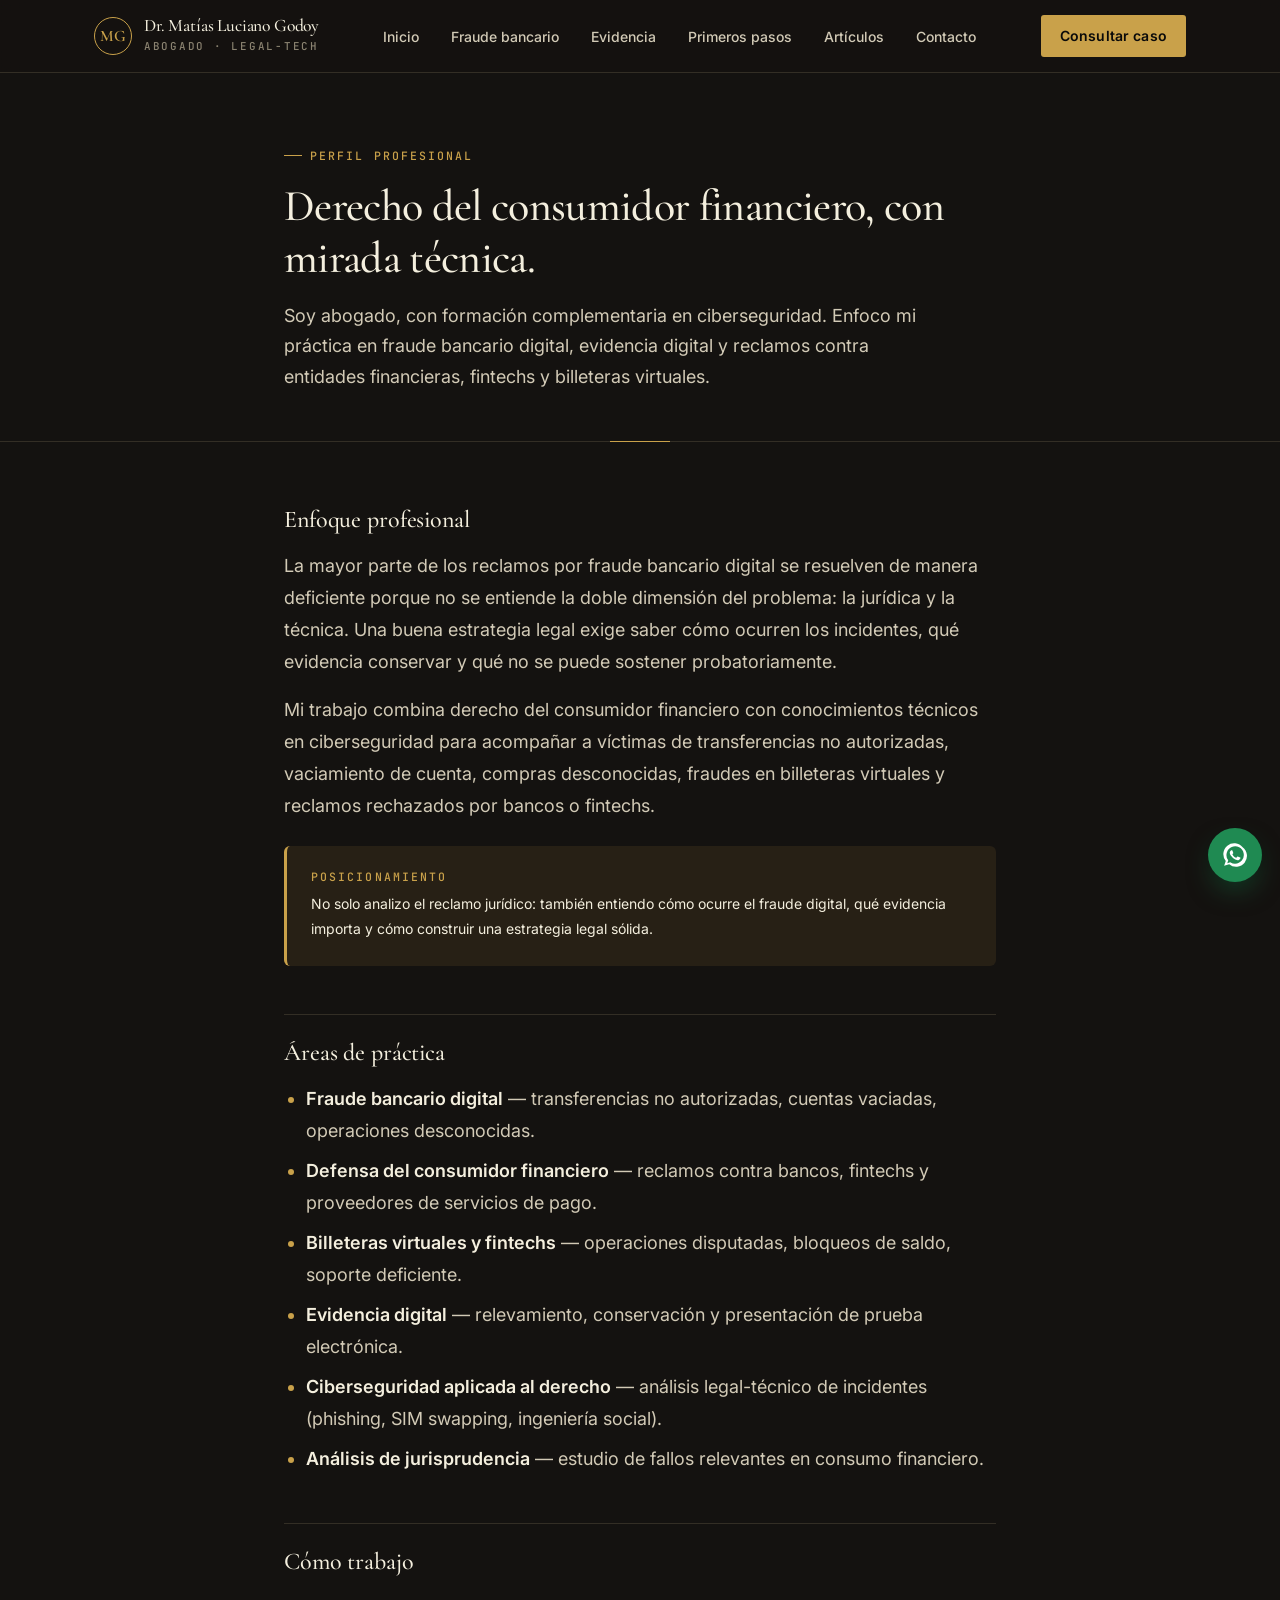
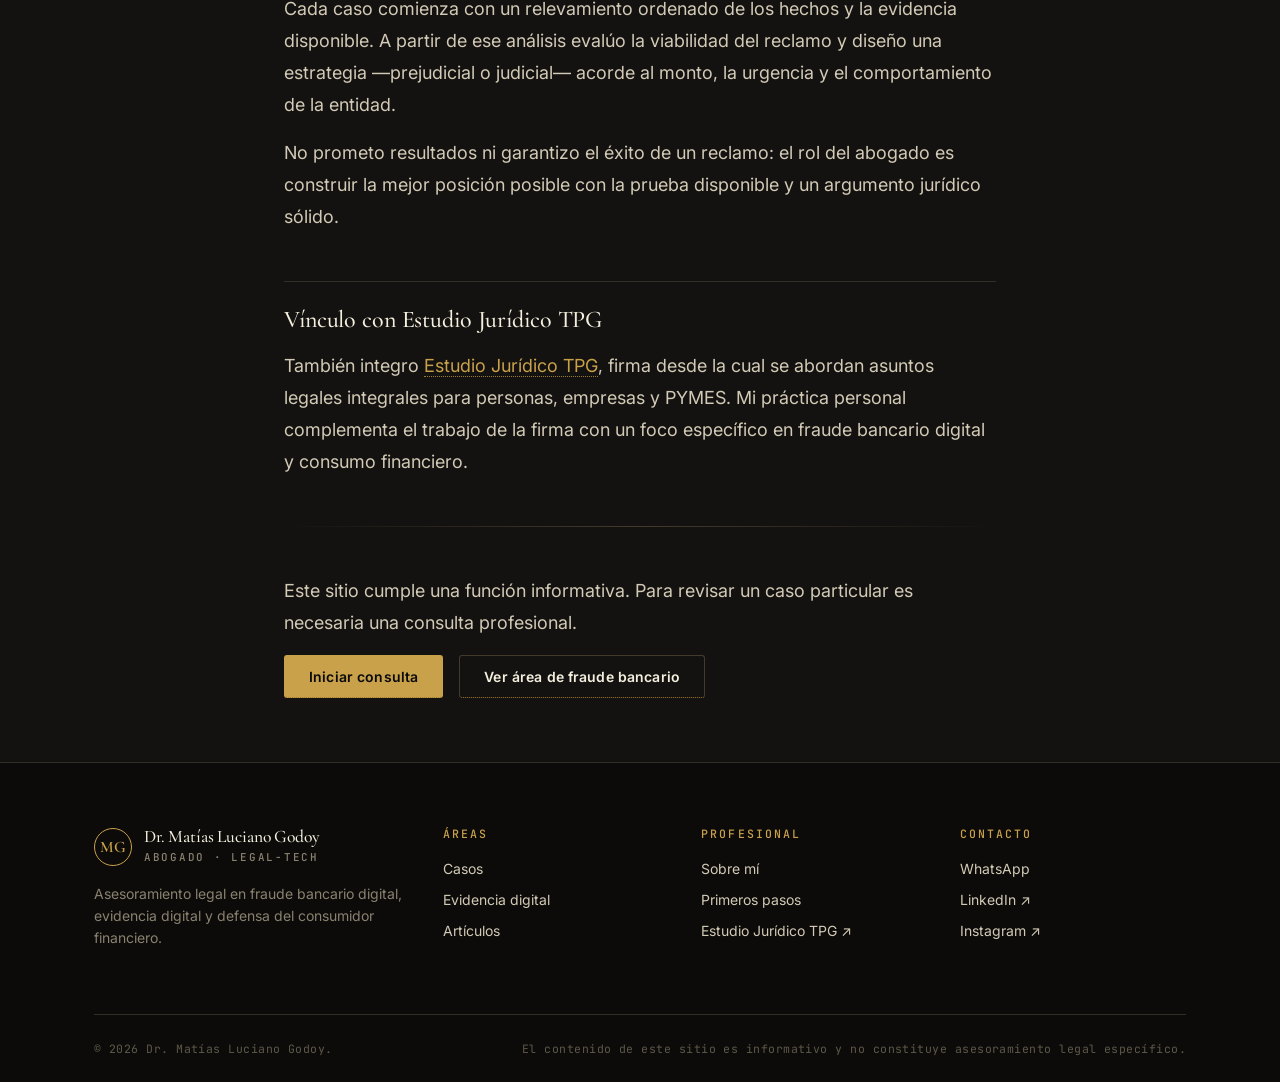
<file: sobre-mi.html>
<!doctype html>
<html lang="es-AR">
<head>
  <meta charset="utf-8" />
  <meta name="viewport" content="width=device-width, initial-scale=1" />
  <title>Sobre mí — Dr. Matías Luciano Godoy | Abogado legal-tech</title>
  <meta name="description" content="Perfil profesional del Dr. Matías Luciano Godoy: abogado con formación complementaria en ciberseguridad y enfoque en fraude bancario digital, evidencia digital y consumo financiero." />
  <meta name="theme-color" content="#0a0a0a" />
  <link rel="canonical" href="https://matiasgodoy.com.ar/sobre-mi" />

  <link rel="icon" type="image/svg+xml" href="/favicon.svg" />
  <link rel="apple-touch-icon" href="/favicon.svg" />
  <meta property="og:image" content="https://matiasgodoy.com.ar/og-image.png" />
  <meta property="og:image:width" content="1200" />
  <meta property="og:image:height" content="630" />
  <meta name="twitter:card" content="summary_large_image" />
  <meta name="twitter:image" content="https://matiasgodoy.com.ar/og-image.png" />
  <meta property="og:type" content="profile" />
  <meta property="og:locale" content="es_AR" />
  <meta property="og:site_name" content="Dr. Matías Godoy" />
  <meta property="og:title" content="Sobre mí — Dr. Matías Godoy" />
  <meta property="og:description" content="Abogado con perfil legal-tech: derecho del consumidor financiero y formación en ciberseguridad." />
  <meta property="og:url" content="https://matiasgodoy.com.ar/sobre-mi" />
  <link rel="preconnect" href="https://fonts.googleapis.com" />
  <link rel="preconnect" href="https://fonts.gstatic.com" crossorigin />
  <link rel="stylesheet" href="https://fonts.googleapis.com/css2?family=Cormorant+Garamond:wght@500;600;700&family=Inter:wght@400;500;600;700&family=JetBrains+Mono:wght@400;500&display=swap" />
  <link rel="stylesheet" href="styles.css" />
</head>
<body>
  <a class="skip-link" href="#main">Saltar al contenido</a>
  <header class="site-header">
    <div class="container nav">
      <a class="brand" href="/">
        <span class="brand__mark">MG</span>
        <span>
          <span class="brand__name">Dr. Matías Luciano Godoy</span>
          <span class="brand__role">Abogado · Legal-tech</span>
        </span>
      </a>
      <nav aria-label="Navegación principal">
        <ul class="nav__menu">
          <li><a href="/">Inicio</a></li>
          <li><a href="/fraude-bancario">Fraude bancario</a></li>
          <li><a href="/evidencia-digital">Evidencia</a></li>
          <li><a href="/primeros-pasos">Primeros pasos</a></li>
          <li><a href="/analisis">Artículos</a></li>
          <li><a href="/contacto">Contacto</a></li>
        </ul>
      </nav>
      <a href="/contacto" class="nav__cta">Consultar caso</a>
      <button class="nav__toggle" aria-expanded="false" aria-controls="nav-mobile" aria-haspopup="dialog" aria-label="Abrir menú"><span></span></button>
    </div>
    <div class="container">
      <div id="nav-mobile" class="nav__mobile" aria-hidden="true">
        <ul>
          <li><a href="/">Inicio</a></li>
          <li><a href="/fraude-bancario">Fraude bancario</a></li>
          <li><a href="/evidencia-digital">Evidencia</a></li>
          <li><a href="/primeros-pasos">Primeros pasos</a></li>
          <li><a href="/analisis">Artículos</a></li>
          <li><a href="/contacto">Contacto</a></li>
          <li><a class="btn btn--solid btn--block" href="/contacto">Consultar caso</a></li>
        </ul>
      </div>
    </div>
  </header>

  <main id="main">
    <header class="article-header">
      <div class="container">
        <span class="eyebrow">Perfil profesional</span>
        <h1>Derecho del consumidor financiero, con mirada técnica.</h1>
        <p>Soy abogado, con formación complementaria en ciberseguridad. Enfoco mi práctica en fraude bancario digital, evidencia digital y reclamos contra entidades financieras, fintechs y billeteras virtuales.</p>
      </div>
    </header>

    <section class="section">
      <div class="container prose">
        <h2>Enfoque profesional</h2>
        <p>
          La mayor parte de los reclamos por fraude bancario digital se resuelven de manera deficiente
          porque no se entiende la doble dimensión del problema: la jurídica y la técnica.
          Una buena estrategia legal exige saber cómo ocurren los incidentes, qué evidencia
          conservar y qué no se puede sostener probatoriamente.
        </p>
        <p>
          Mi trabajo combina derecho del consumidor financiero con conocimientos técnicos en
          ciberseguridad para acompañar a víctimas de transferencias no autorizadas, vaciamiento
          de cuenta, compras desconocidas, fraudes en billeteras virtuales y reclamos rechazados
          por bancos o fintechs.
        </p>

        <div class="callout">
          <h4>Posicionamiento</h4>
          <p>No solo analizo el reclamo jurídico: también entiendo cómo ocurre el fraude digital, qué evidencia importa y cómo construir una estrategia legal sólida.</p>
        </div>

        <h2>Áreas de práctica</h2>
        <ul>
          <li><strong>Fraude bancario digital</strong> — transferencias no autorizadas, cuentas vaciadas, operaciones desconocidas.</li>
          <li><strong>Defensa del consumidor financiero</strong> — reclamos contra bancos, fintechs y proveedores de servicios de pago.</li>
          <li><strong>Billeteras virtuales y fintechs</strong> — operaciones disputadas, bloqueos de saldo, soporte deficiente.</li>
          <li><strong>Evidencia digital</strong> — relevamiento, conservación y presentación de prueba electrónica.</li>
          <li><strong>Ciberseguridad aplicada al derecho</strong> — análisis legal-técnico de incidentes (phishing, SIM swapping, ingeniería social).</li>
          <li><strong>Análisis de jurisprudencia</strong> — estudio de fallos relevantes en consumo financiero.</li>
        </ul>

        <h2>Cómo trabajo</h2>
        <p>
          Cada caso comienza con un relevamiento ordenado de los hechos y la evidencia disponible.
          A partir de ese análisis evalúo la viabilidad del reclamo y diseño una estrategia
          —prejudicial o judicial— acorde al monto, la urgencia y el comportamiento de la entidad.
        </p>
        <p>
          No prometo resultados ni garantizo el éxito de un reclamo: el rol del abogado es
          construir la mejor posición posible con la prueba disponible y un argumento jurídico sólido.
        </p>

        <h2>Vínculo con Estudio Jurídico TPG</h2>
        <p>
          También integro <a href="https://www.estudiojuridicotpg.com.ar/" target="_blank" rel="noopener">Estudio Jurídico TPG</a>,
          firma desde la cual se abordan asuntos legales integrales para personas, empresas y PYMES.
          Mi práctica personal complementa el trabajo de la firma con un foco específico en
          fraude bancario digital y consumo financiero.
        </p>

        <hr />

        <p class="muted">
          Este sitio cumple una función informativa. Para revisar un caso particular es necesaria una consulta profesional.
        </p>

        <div class="action-row action-row--relaxed">
          <a class="btn btn--solid" href="/contacto">Iniciar consulta</a>
          <a class="btn btn--outline" href="/fraude-bancario">Ver área de fraude bancario</a>
        </div>
      </div>
    </section>
  </main>

  <footer class="site-footer">
    <div class="container">
      <div class="footer-grid">
        <div class="footer__brand">
          <a class="brand" href="/">
            <span class="brand__mark">MG</span>
            <span>
              <span class="brand__name">Dr. Matías Luciano Godoy</span>
              <span class="brand__role">Abogado · Legal-tech</span>
            </span>
          </a>
          <p style="margin-top:var(--sp-4); max-width:320px;">Asesoramiento legal en fraude bancario digital, evidencia digital y defensa del consumidor financiero.</p>
        </div>
        <div>
          <h4>Áreas</h4>
          <ul>
            <li><a href="/#casos">Casos</a></li>
            <li><a href="/evidencia-digital">Evidencia digital</a></li>
            <li><a href="/analisis">Artículos</a></li>
          </ul>
        </div>
        <div>
          <h4>Profesional</h4>
          <ul>
            <li><a href="/sobre-mi">Sobre mí</a></li>
            <li><a href="/primeros-pasos">Primeros pasos</a></li>
            <li><a href="https://www.estudiojuridicotpg.com.ar/" target="_blank" rel="noopener">Estudio Jurídico TPG ↗</a></li>
          </ul>
        </div>
        <div>
          <h4>Contacto</h4>
          <ul>
            <li><a href="https://wa.me/5491155857623" data-wa="Hola Matías, quiero hacer una consulta por un posible fraude bancario digital.">WhatsApp</a></li>
            <li><a href="https://www.linkedin.com/in/matias-luciano-godoy-a6a632183/" target="_blank" rel="noopener">LinkedIn ↗</a></li>
            <li><a href="https://www.instagram.com/dr.matiasgodoy/" target="_blank" rel="noopener">Instagram ↗</a></li>
          </ul>
        </div>
      </div>
      <div class="footer__bottom">
        <span>© <span data-year>2026</span> Dr. Matías Luciano Godoy.</span>
        <span>El contenido de este sitio es informativo y no constituye asesoramiento legal específico.</span>
      </div>
    </div>
  </footer>

  <a class="wa-float" href="https://wa.me/5491155857623" data-wa="Hola Matías, quiero hacer una consulta por un posible fraude bancario digital." aria-label="Abrir WhatsApp">
    <svg xmlns="http://www.w3.org/2000/svg" viewBox="0 0 24 24" fill="currentColor" aria-hidden="true">
      <path d="M19.05 4.91A10 10 0 0 0 3.46 17.5L2 22l4.62-1.43A10 10 0 1 0 19.05 4.91zM12 20a8 8 0 0 1-4.07-1.11l-.29-.17-2.74.85.86-2.66-.18-.3A8 8 0 1 1 12 20zm4.4-5.86c-.24-.12-1.42-.7-1.64-.78s-.38-.12-.54.12-.62.78-.76.94-.28.18-.52.06a6.6 6.6 0 0 1-1.94-1.2 7.34 7.34 0 0 1-1.34-1.66c-.14-.24 0-.36.1-.48s.24-.28.36-.42a1.6 1.6 0 0 0 .24-.4.44.44 0 0 0 0-.42c-.06-.12-.54-1.3-.74-1.78s-.4-.4-.54-.4h-.46a.88.88 0 0 0-.64.3 2.68 2.68 0 0 0-.84 2 4.66 4.66 0 0 0 .98 2.46 10.7 10.7 0 0 0 4.1 3.62c.58.26 1.04.42 1.39.54a3.36 3.36 0 0 0 1.54.1 2.5 2.5 0 0 0 1.66-1.18 2.06 2.06 0 0 0 .14-1.18c-.06-.1-.22-.16-.46-.28z"/>
    </svg>
  </a>

  <script src="script.js"></script>
</body>
</html>
</file>
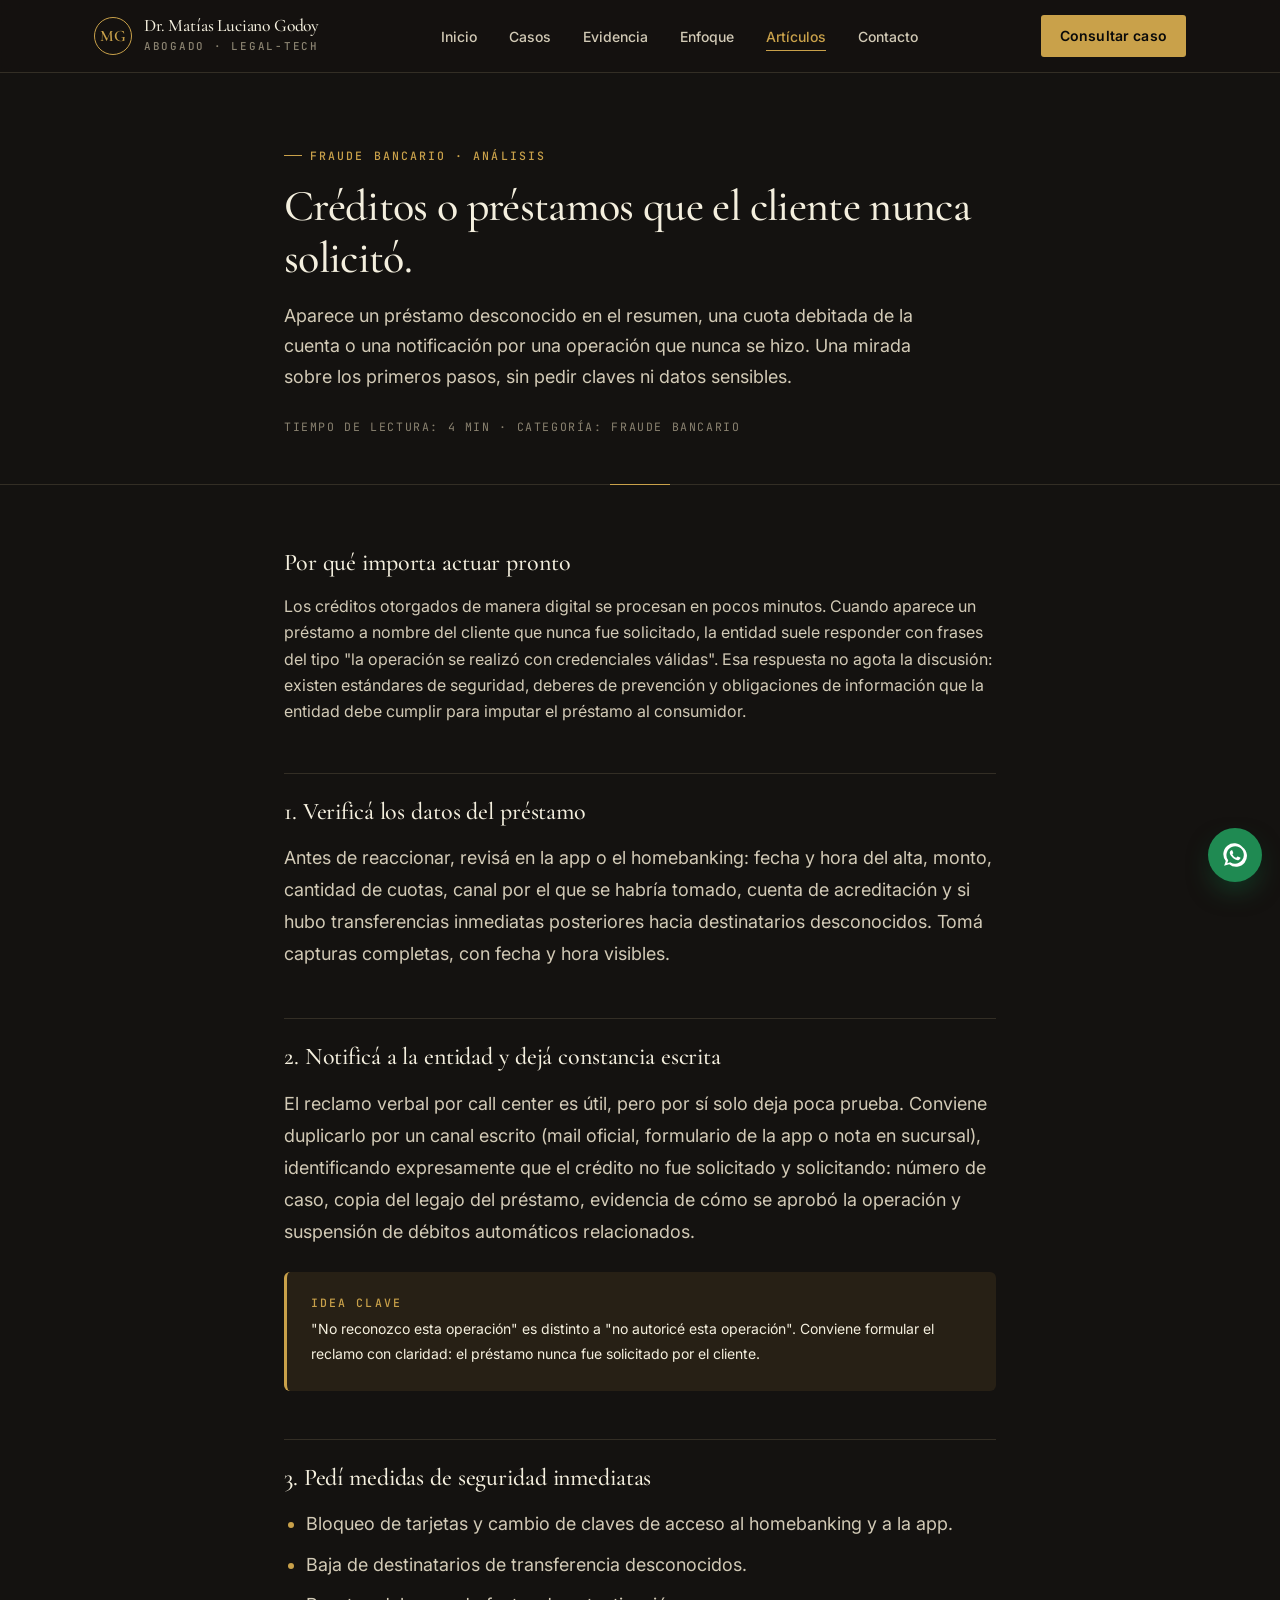
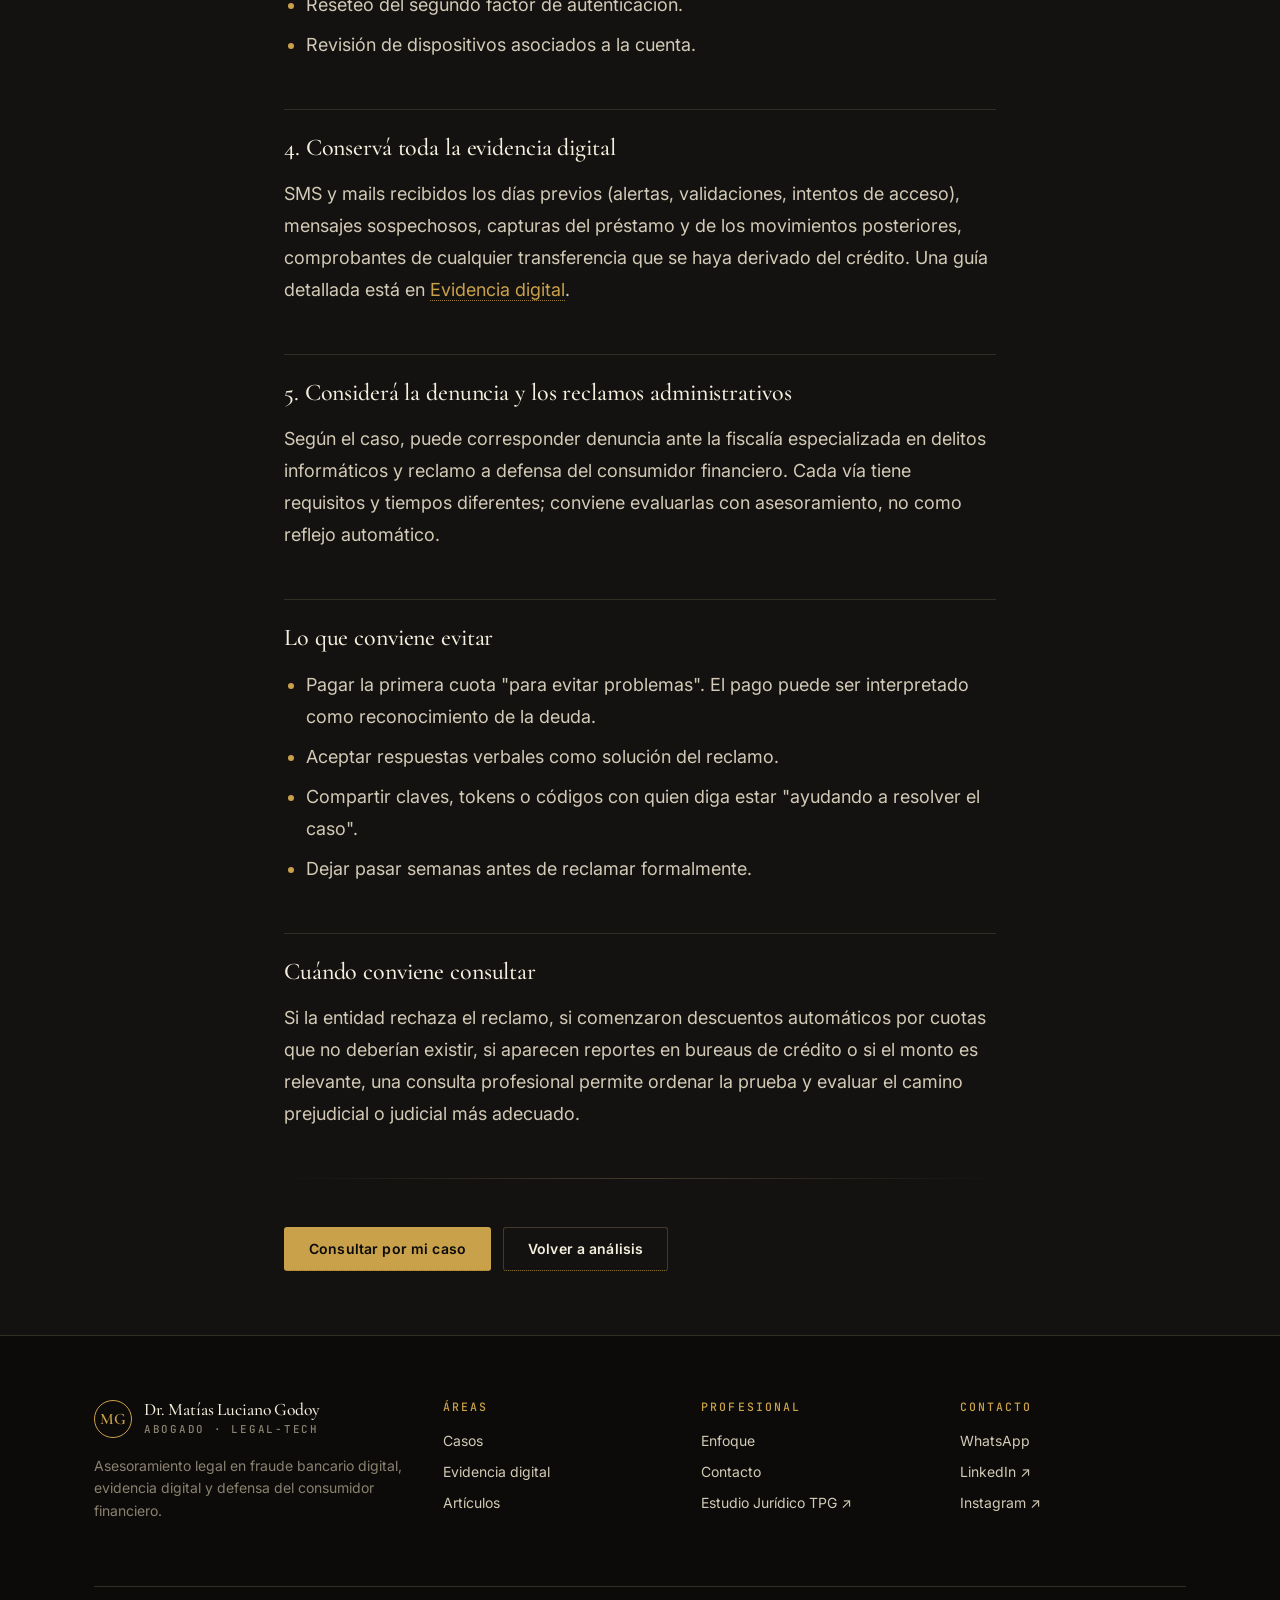
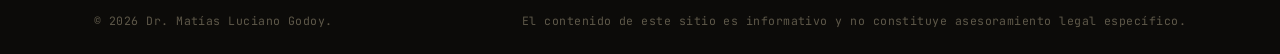
<file: articulos/creditos-no-solicitados.html>
<!doctype html>
<html lang="es-AR">
<head>
  <meta charset="utf-8" />
  <meta name="viewport" content="width=device-width, initial-scale=1" />
  <title>Créditos o préstamos que el cliente nunca solicitó | Dr. Matías Luciano Godoy</title>
  <meta name="description" content="Qué hacer cuando aparece un préstamo o crédito a tu nombre que nunca pediste. Pasos iniciales, evidencia y reclamo frente al banco o fintech." />
  <meta name="theme-color" content="#0a0a0a" />
  <link rel="canonical" href="https://matiasgodoy.com.ar/articulos/creditos-no-solicitados" />

  <link rel="icon" type="image/svg+xml" href="/favicon.svg" />
  <link rel="apple-touch-icon" href="/favicon.svg" />
  <meta property="og:image" content="https://matiasgodoy.com.ar/og-image.png" />
  <meta property="og:image:width" content="1200" />
  <meta property="og:image:height" content="630" />
  <meta name="twitter:card" content="summary_large_image" />
  <meta name="twitter:image" content="https://matiasgodoy.com.ar/og-image.png" />
  <meta property="og:type" content="article" />
  <meta property="og:title" content="Créditos o préstamos que el cliente nunca solicitó" />
  <meta property="og:description" content="Cómo reaccionar frente a un préstamo o crédito desconocido a tu nombre, sin compartir datos sensibles." />
  <meta property="og:url" content="https://matiasgodoy.com.ar/articulos/creditos-no-solicitados" />
  <link rel="preconnect" href="https://fonts.googleapis.com" />
  <link rel="preconnect" href="https://fonts.gstatic.com" crossorigin />
  <link rel="stylesheet" href="https://fonts.googleapis.com/css2?family=Cormorant+Garamond:wght@500;600;700&family=Inter:wght@400;500;600;700&family=JetBrains+Mono:wght@400;500&display=swap" />
  <link rel="stylesheet" href="../styles.css" />
  <script type="application/ld+json">
  {
    "@context": "https://schema.org",
    "@type": "Article",
    "headline": "Créditos o préstamos que el cliente nunca solicitó",
    "author": { "@type": "Person", "name": "Matías Luciano Godoy" },
    "about": "Fraude bancario digital",
    "url": "https://matiasgodoy.com.ar/articulos/creditos-no-solicitados"
  }
  </script>
</head>
<body>
  <a class="skip-link" href="#main">Saltar al contenido</a>
  <header class="site-header">
    <div class="container nav">
      <a class="brand" href="/">
        <span class="brand__mark">MG</span>
        <span>
          <span class="brand__name">Dr. Matías Luciano Godoy</span>
          <span class="brand__role">Abogado · Legal-tech</span>
        </span>
      </a>
      <nav aria-label="Navegación principal">
        <ul class="nav__menu">
          <li><a href="/">Inicio</a></li>
          <li><a href="/#casos">Casos</a></li>
          <li><a href="/evidencia-digital">Evidencia</a></li>
          <li><a href="/#enfoque">Enfoque</a></li>
          <li><a href="/analisis" aria-current="page">Artículos</a></li>
          <li><a href="/#contacto">Contacto</a></li>
        </ul>
      </nav>
      <a href="/#contacto" class="nav__cta">Consultar caso</a>
      <button class="nav__toggle" aria-expanded="false" aria-controls="nav-mobile" aria-haspopup="true" aria-label="Abrir menú"><span></span></button>
    </div>
    <div class="container">
      <div id="nav-mobile" class="nav__mobile" aria-hidden="true">
        <ul>
          <li><a href="/">Inicio</a></li>
          <li><a href="/#casos">Casos</a></li>
          <li><a href="/evidencia-digital">Evidencia</a></li>
          <li><a href="/#enfoque">Enfoque</a></li>
          <li><a href="/analisis">Artículos</a></li>
          <li><a href="/#contacto">Contacto</a></li>
          <li><a class="btn btn--solid btn--block" href="/#contacto">Consultar caso</a></li>
        </ul>
      </div>
    </div>
  </header>

  <main id="main">
    <header class="article-header">
      <div class="container">
        <span class="eyebrow">Fraude bancario · Análisis</span>
        <h1>Créditos o préstamos que el cliente nunca solicitó.</h1>
        <p>Aparece un préstamo desconocido en el resumen, una cuota debitada de la cuenta o una notificación por una operación que nunca se hizo. Una mirada sobre los primeros pasos, sin pedir claves ni datos sensibles.</p>
        <div class="article-header__meta">Tiempo de lectura: 4 min · Categoría: Fraude bancario</div>
      </div>
    </header>

    <section class="section">
      <div class="container prose">
        <h2>Por qué importa actuar pronto</h2>
        <div class="action-row">
          Los créditos otorgados de manera digital se procesan en pocos minutos. Cuando aparece un
          préstamo a nombre del cliente que nunca fue solicitado, la entidad suele responder con
          frases del tipo "la operación se realizó con credenciales válidas". Esa respuesta no agota
          la discusión: existen estándares de seguridad, deberes de prevención y obligaciones de
          información que la entidad debe cumplir para imputar el préstamo al consumidor.
        </div>

        <h2>1. Verificá los datos del préstamo</h2>
        <p>
          Antes de reaccionar, revisá en la app o el homebanking: fecha y hora del alta, monto,
          cantidad de cuotas, canal por el que se habría tomado, cuenta de acreditación y si hubo
          transferencias inmediatas posteriores hacia destinatarios desconocidos. Tomá capturas
          completas, con fecha y hora visibles.
        </p>

        <h2>2. Notificá a la entidad y dejá constancia escrita</h2>
        <p>
          El reclamo verbal por call center es útil, pero por sí solo deja poca prueba. Conviene
          duplicarlo por un canal escrito (mail oficial, formulario de la app o nota en sucursal),
          identificando expresamente que el crédito no fue solicitado y solicitando: número de caso,
          copia del legajo del préstamo, evidencia de cómo se aprobó la operación y suspensión de
          débitos automáticos relacionados.
        </p>

        <div class="callout">
          <h4>Idea clave</h4>
          <p>"No reconozco esta operación" es distinto a "no autoricé esta operación". Conviene formular el reclamo con claridad: el préstamo nunca fue solicitado por el cliente.</p>
        </div>

        <h2>3. Pedí medidas de seguridad inmediatas</h2>
        <ul>
          <li>Bloqueo de tarjetas y cambio de claves de acceso al homebanking y a la app.</li>
          <li>Baja de destinatarios de transferencia desconocidos.</li>
          <li>Reseteo del segundo factor de autenticación.</li>
          <li>Revisión de dispositivos asociados a la cuenta.</li>
        </ul>

        <h2>4. Conservá toda la evidencia digital</h2>
        <p>
          SMS y mails recibidos los días previos (alertas, validaciones, intentos de acceso),
          mensajes sospechosos, capturas del préstamo y de los movimientos posteriores, comprobantes
          de cualquier transferencia que se haya derivado del crédito. Una guía detallada está en
          <a href="/evidencia-digital">Evidencia digital</a>.
        </p>

        <h2>5. Considerá la denuncia y los reclamos administrativos</h2>
        <p>
          Según el caso, puede corresponder denuncia ante la fiscalía especializada en delitos
          informáticos y reclamo a defensa del consumidor financiero. Cada vía tiene requisitos y
          tiempos diferentes; conviene evaluarlas con asesoramiento, no como reflejo automático.
        </p>

        <h2>Lo que conviene evitar</h2>
        <ul>
          <li>Pagar la primera cuota "para evitar problemas". El pago puede ser interpretado como reconocimiento de la deuda.</li>
          <li>Aceptar respuestas verbales como solución del reclamo.</li>
          <li>Compartir claves, tokens o códigos con quien diga estar "ayudando a resolver el caso".</li>
          <li>Dejar pasar semanas antes de reclamar formalmente.</li>
        </ul>

        <h2>Cuándo conviene consultar</h2>
        <p>
          Si la entidad rechaza el reclamo, si comenzaron descuentos automáticos por cuotas que no
          deberían existir, si aparecen reportes en bureaus de crédito o si el monto es relevante,
          una consulta profesional permite ordenar la prueba y evaluar el camino prejudicial o
          judicial más adecuado.
        </p>

        <hr />

        <div class="action-row">
          <a class="btn btn--solid" href="/#contacto">Consultar por mi caso</a>
          <a class="btn btn--outline" href="/analisis">Volver a análisis</a>
        </div>
      </div>
    </section>
  </main>

  <footer class="site-footer">
    <div class="container">
      <div class="footer-grid">
        <div class="footer__brand">
          <a class="brand" href="/">
            <span class="brand__mark">MG</span>
            <span>
              <span class="brand__name">Dr. Matías Luciano Godoy</span>
              <span class="brand__role">Abogado · Legal-tech</span>
            </span>
          </a>
          <p style="margin-top:var(--sp-4); max-width:320px;">Asesoramiento legal en fraude bancario digital, evidencia digital y defensa del consumidor financiero.</p>
        </div>
        <div>
          <h4>Áreas</h4>
          <ul>
            <li><a href="/#casos">Casos</a></li>
            <li><a href="/evidencia-digital">Evidencia digital</a></li>
            <li><a href="/analisis">Artículos</a></li>
          </ul>
        </div>
        <div>
          <h4>Profesional</h4>
          <ul>
            <li><a href="/#enfoque">Enfoque</a></li>
            <li><a href="/#contacto">Contacto</a></li>
            <li><a href="https://www.estudiojuridicotpg.com.ar/" target="_blank" rel="noopener">Estudio Jurídico TPG ↗</a></li>
          </ul>
        </div>
        <div>
          <h4>Contacto</h4>
          <ul>
            <li><a href="#" data-wa="Hola Matías, me apareció un crédito o préstamo que nunca solicité y necesito asesoramiento.">WhatsApp</a></li>
            <li><a href="https://www.linkedin.com/in/matias-luciano-godoy-a6a632183/" target="_blank" rel="noopener">LinkedIn ↗</a></li>
            <li><a href="https://www.instagram.com/dr.matiasgodoy/" target="_blank" rel="noopener">Instagram ↗</a></li>
          </ul>
        </div>
      </div>
      <div class="footer__bottom">
        <span>© <span data-year>2026</span> Dr. Matías Luciano Godoy.</span>
        <span>El contenido de este sitio es informativo y no constituye asesoramiento legal específico.</span>
      </div>
    </div>
  </footer>

  <a class="wa-float" href="#" data-wa="Hola Matías, me apareció un crédito o préstamo que nunca solicité y necesito asesoramiento." aria-label="Abrir WhatsApp">
    <svg xmlns="http://www.w3.org/2000/svg" viewBox="0 0 24 24" fill="currentColor" aria-hidden="true">
      <path d="M19.05 4.91A10 10 0 0 0 3.46 17.5L2 22l4.62-1.43A10 10 0 1 0 19.05 4.91zM12 20a8 8 0 0 1-4.07-1.11l-.29-.17-2.74.85.86-2.66-.18-.3A8 8 0 1 1 12 20zm4.4-5.86c-.24-.12-1.42-.7-1.64-.78s-.38-.12-.54.12-.62.78-.76.94-.28.18-.52.06a6.6 6.6 0 0 1-1.94-1.2 7.34 7.34 0 0 1-1.34-1.66c-.14-.24 0-.36.1-.48s.24-.28.36-.42a1.6 1.6 0 0 0 .24-.4.44.44 0 0 0 0-.42c-.06-.12-.54-1.3-.74-1.78s-.4-.4-.54-.4h-.46a.88.88 0 0 0-.64.3 2.68 2.68 0 0 0-.84 2 4.66 4.66 0 0 0 .98 2.46 10.7 10.7 0 0 0 4.1 3.62c.58.26 1.04.42 1.39.54a3.36 3.36 0 0 0 1.54.1 2.5 2.5 0 0 0 1.66-1.18 2.06 2.06 0 0 0 .14-1.18c-.06-.1-.22-.16-.46-.28z"/>
    </svg>
  </a>

  <script src="../script.js"></script>
</body>
</html>
</file>
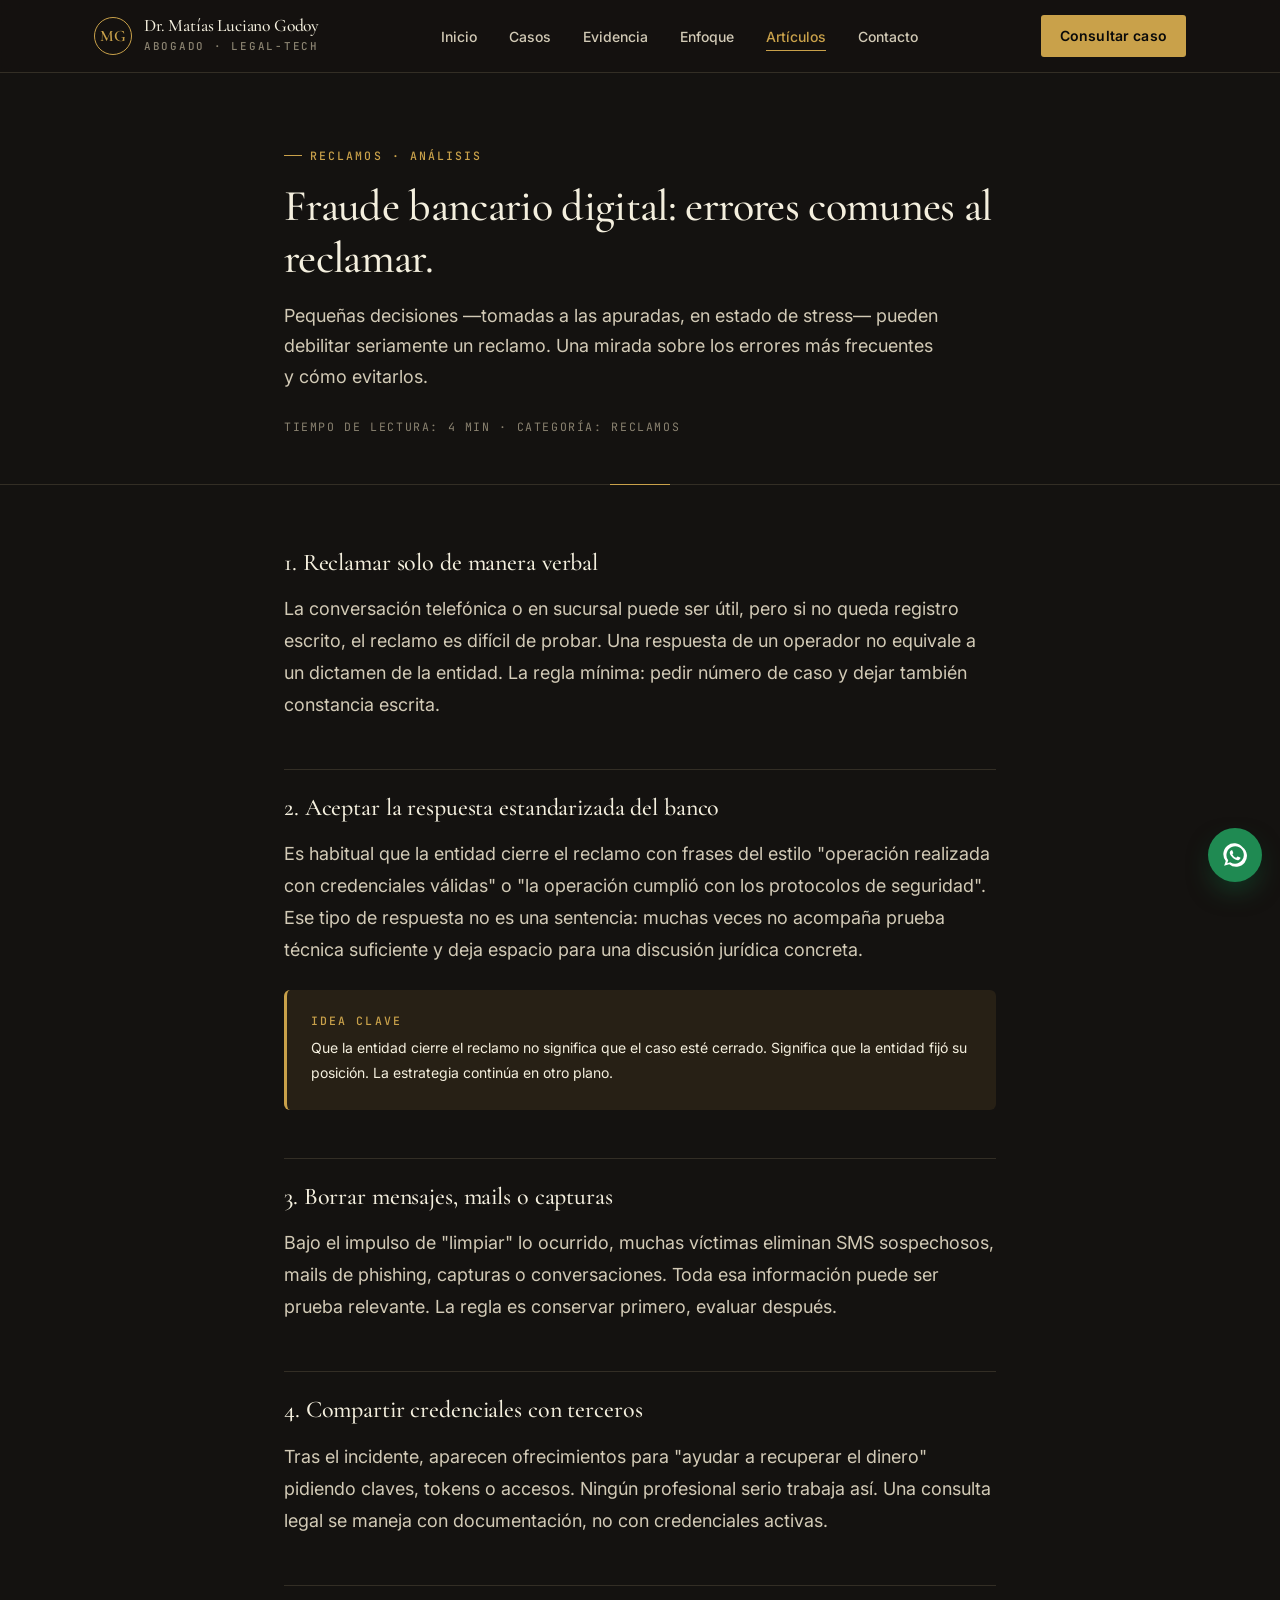
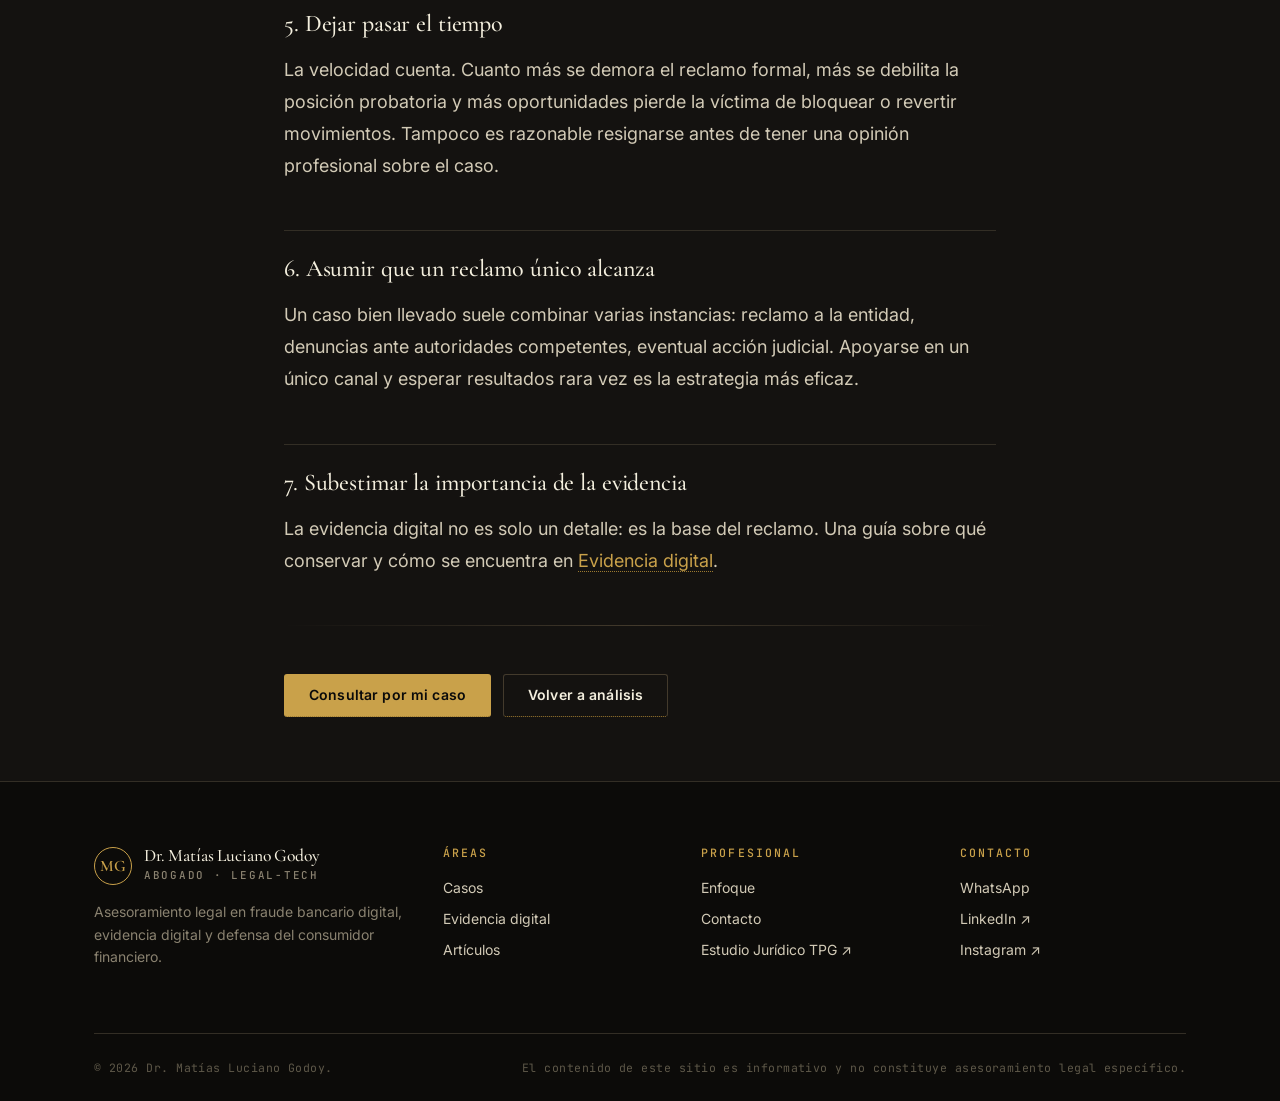
<file: articulos/errores-comunes-reclamo.html>
<!doctype html>
<html lang="es-AR">
<head>
  <meta charset="utf-8" />
  <meta name="viewport" content="width=device-width, initial-scale=1" />
  <title>Fraude bancario digital: errores comunes al reclamar | Dr. Matías Luciano Godoy</title>
  <meta name="description" content="Errores frecuentes al reclamar por fraude bancario digital: gestiones verbales, falta de evidencia, tiempos perdidos y respuestas estandarizadas que no se desafían." />
  <meta name="theme-color" content="#0a0a0a" />
  <link rel="canonical" href="https://matiasgodoy.com.ar/articulos/errores-comunes-reclamo" />

  <link rel="icon" type="image/svg+xml" href="/favicon.svg" />
  <link rel="apple-touch-icon" href="/favicon.svg" />
  <meta property="og:image" content="https://matiasgodoy.com.ar/og-image.png" />
  <meta property="og:image:width" content="1200" />
  <meta property="og:image:height" content="630" />
  <meta name="twitter:card" content="summary_large_image" />
  <meta name="twitter:image" content="https://matiasgodoy.com.ar/og-image.png" />
  <meta property="og:type" content="article" />
  <meta property="og:title" content="Fraude bancario digital: errores comunes al reclamar" />
  <meta property="og:description" content="Errores que debilitan la posición de la víctima en un reclamo por fraude bancario digital." />
  <meta property="og:url" content="https://matiasgodoy.com.ar/articulos/errores-comunes-reclamo" />
  <link rel="preconnect" href="https://fonts.googleapis.com" />
  <link rel="preconnect" href="https://fonts.gstatic.com" crossorigin />
  <link rel="stylesheet" href="https://fonts.googleapis.com/css2?family=Cormorant+Garamond:wght@500;600;700&family=Inter:wght@400;500;600;700&family=JetBrains+Mono:wght@400;500&display=swap" />
  <link rel="stylesheet" href="../styles.css" />
  <script type="application/ld+json">
  {
    "@context": "https://schema.org",
    "@type": "Article",
    "headline": "Fraude bancario digital: errores comunes al reclamar",
    "author": { "@type": "Person", "name": "Matías Luciano Godoy" },
    "url": "https://matiasgodoy.com.ar/articulos/errores-comunes-reclamo"
  }
  </script>
</head>
<body>
  <a class="skip-link" href="#main">Saltar al contenido</a>
  <header class="site-header">
    <div class="container nav">
      <a class="brand" href="/">
        <span class="brand__mark">MG</span>
        <span>
          <span class="brand__name">Dr. Matías Luciano Godoy</span>
          <span class="brand__role">Abogado · Legal-tech</span>
        </span>
      </a>
      <nav aria-label="Navegación principal">
        <ul class="nav__menu">
          <li><a href="/">Inicio</a></li>
          <li><a href="/#casos">Casos</a></li>
          <li><a href="/evidencia-digital">Evidencia</a></li>
          <li><a href="/#enfoque">Enfoque</a></li>
          <li><a href="/analisis" aria-current="page">Artículos</a></li>
          <li><a href="/contacto">Contacto</a></li>
        </ul>
      </nav>
      <a href="/contacto" class="nav__cta">Consultar caso</a>
      <button class="nav__toggle" aria-expanded="false" aria-controls="nav-mobile" aria-haspopup="true" aria-label="Abrir menú"><span></span></button>
    </div>
    <div class="container">
      <div id="nav-mobile" class="nav__mobile" aria-hidden="true">
        <ul>
          <li><a href="/">Inicio</a></li>
          <li><a href="/#casos">Casos</a></li>
          <li><a href="/evidencia-digital">Evidencia</a></li>
          <li><a href="/#enfoque">Enfoque</a></li>
          <li><a href="/analisis">Artículos</a></li>
          <li><a href="/contacto">Contacto</a></li>
          <li><a class="btn btn--solid btn--block" href="/contacto">Consultar caso</a></li>
        </ul>
      </div>
    </div>
  </header>

  <main id="main">
    <header class="article-header">
      <div class="container">
        <span class="eyebrow">Reclamos · Análisis</span>
        <h1>Fraude bancario digital: errores comunes al reclamar.</h1>
        <p>Pequeñas decisiones —tomadas a las apuradas, en estado de stress— pueden debilitar seriamente un reclamo. Una mirada sobre los errores más frecuentes y cómo evitarlos.</p>
        <div class="article-header__meta">Tiempo de lectura: 4 min · Categoría: Reclamos</div>
      </div>
    </header>

    <section class="section">
      <div class="container prose">
        <h2>1. Reclamar solo de manera verbal</h2>
        <p>
          La conversación telefónica o en sucursal puede ser útil, pero si no queda registro escrito,
          el reclamo es difícil de probar. Una respuesta de un operador no equivale a un dictamen
          de la entidad. La regla mínima: pedir número de caso y dejar también constancia escrita.
        </p>

        <h2>2. Aceptar la respuesta estandarizada del banco</h2>
        <p>
          Es habitual que la entidad cierre el reclamo con frases del estilo "operación realizada con
          credenciales válidas" o "la operación cumplió con los protocolos de seguridad". Ese tipo de
          respuesta no es una sentencia: muchas veces no acompaña prueba técnica suficiente y deja
          espacio para una discusión jurídica concreta.
        </p>

        <div class="callout">
          <h4>Idea clave</h4>
          <p>Que la entidad cierre el reclamo no significa que el caso esté cerrado. Significa que la entidad fijó su posición. La estrategia continúa en otro plano.</p>
        </div>

        <h2>3. Borrar mensajes, mails o capturas</h2>
        <p>
          Bajo el impulso de "limpiar" lo ocurrido, muchas víctimas eliminan SMS sospechosos,
          mails de phishing, capturas o conversaciones. Toda esa información puede ser prueba
          relevante. La regla es conservar primero, evaluar después.
        </p>

        <h2>4. Compartir credenciales con terceros</h2>
        <p>
          Tras el incidente, aparecen ofrecimientos para "ayudar a recuperar el dinero" pidiendo
          claves, tokens o accesos. Ningún profesional serio trabaja así. Una consulta legal se
          maneja con documentación, no con credenciales activas.
        </p>

        <h2>5. Dejar pasar el tiempo</h2>
        <p>
          La velocidad cuenta. Cuanto más se demora el reclamo formal, más se debilita la posición
          probatoria y más oportunidades pierde la víctima de bloquear o revertir movimientos.
          Tampoco es razonable resignarse antes de tener una opinión profesional sobre el caso.
        </p>

        <h2>6. Asumir que un reclamo único alcanza</h2>
        <p>
          Un caso bien llevado suele combinar varias instancias: reclamo a la entidad, denuncias
          ante autoridades competentes, eventual acción judicial. Apoyarse en un único canal y
          esperar resultados rara vez es la estrategia más eficaz.
        </p>

        <h2>7. Subestimar la importancia de la evidencia</h2>
        <p>
          La evidencia digital no es solo un detalle: es la base del reclamo. Una guía sobre qué
          conservar y cómo se encuentra en
          <a href="/evidencia-digital">Evidencia digital</a>.
        </p>

        <hr />

        <div class="action-row">
          <a class="btn btn--solid" href="/contacto">Consultar por mi caso</a>
          <a class="btn btn--outline" href="/analisis">Volver a análisis</a>
        </div>
      </div>
    </section>
  </main>

  <footer class="site-footer">
    <div class="container">
      <div class="footer-grid">
        <div class="footer__brand">
          <a class="brand" href="/">
            <span class="brand__mark">MG</span>
            <span>
              <span class="brand__name">Dr. Matías Luciano Godoy</span>
              <span class="brand__role">Abogado · Legal-tech</span>
            </span>
          </a>
          <p style="margin-top:var(--sp-4); max-width:320px;">Asesoramiento legal en fraude bancario digital, evidencia digital y defensa del consumidor financiero.</p>
        </div>
        <div>
          <h4>Áreas</h4>
          <ul>
            <li><a href="/#casos">Casos</a></li>
            <li><a href="/evidencia-digital">Evidencia digital</a></li>
            <li><a href="/analisis">Artículos</a></li>
          </ul>
        </div>
        <div>
          <h4>Profesional</h4>
          <ul>
            <li><a href="/#enfoque">Enfoque</a></li>
            <li><a href="/contacto">Contacto</a></li>
            <li><a href="https://www.estudiojuridicotpg.com.ar/" target="_blank" rel="noopener">Estudio Jurídico TPG ↗</a></li>
          </ul>
        </div>
        <div>
          <h4>Contacto</h4>
          <ul>
            <li><a href="#" data-wa="Hola Matías, quiero consultar por un reclamo contra un banco, fintech o billetera virtual.">WhatsApp</a></li>
            <li><a href="https://www.linkedin.com/in/matias-luciano-godoy-a6a632183/" target="_blank" rel="noopener">LinkedIn ↗</a></li>
            <li><a href="https://www.instagram.com/dr.matiasgodoy/" target="_blank" rel="noopener">Instagram ↗</a></li>
          </ul>
        </div>
      </div>
      <div class="footer__bottom">
        <span>© <span data-year>2026</span> Dr. Matías Luciano Godoy.</span>
        <span>El contenido de este sitio es informativo y no constituye asesoramiento legal específico.</span>
      </div>
    </div>
  </footer>

  <a class="wa-float" href="#" data-wa="Hola Matías, quiero consultar por un reclamo contra un banco, fintech o billetera virtual." aria-label="Abrir WhatsApp">
    <svg xmlns="http://www.w3.org/2000/svg" viewBox="0 0 24 24" fill="currentColor" aria-hidden="true">
      <path d="M19.05 4.91A10 10 0 0 0 3.46 17.5L2 22l4.62-1.43A10 10 0 1 0 19.05 4.91zM12 20a8 8 0 0 1-4.07-1.11l-.29-.17-2.74.85.86-2.66-.18-.3A8 8 0 1 1 12 20zm4.4-5.86c-.24-.12-1.42-.7-1.64-.78s-.38-.12-.54.12-.62.78-.76.94-.28.18-.52.06a6.6 6.6 0 0 1-1.94-1.2 7.34 7.34 0 0 1-1.34-1.66c-.14-.24 0-.36.1-.48s.24-.28.36-.42a1.6 1.6 0 0 0 .24-.4.44.44 0 0 0 0-.42c-.06-.12-.54-1.3-.74-1.78s-.4-.4-.54-.4h-.46a.88.88 0 0 0-.64.3 2.68 2.68 0 0 0-.84 2 4.66 4.66 0 0 0 .98 2.46 10.7 10.7 0 0 0 4.1 3.62c.58.26 1.04.42 1.39.54a3.36 3.36 0 0 0 1.54.1 2.5 2.5 0 0 0 1.66-1.18 2.06 2.06 0 0 0 .14-1.18c-.06-.1-.22-.16-.46-.28z"/>
    </svg>
  </a>

  <script src="../script.js"></script>
</body>
</html>
</file>
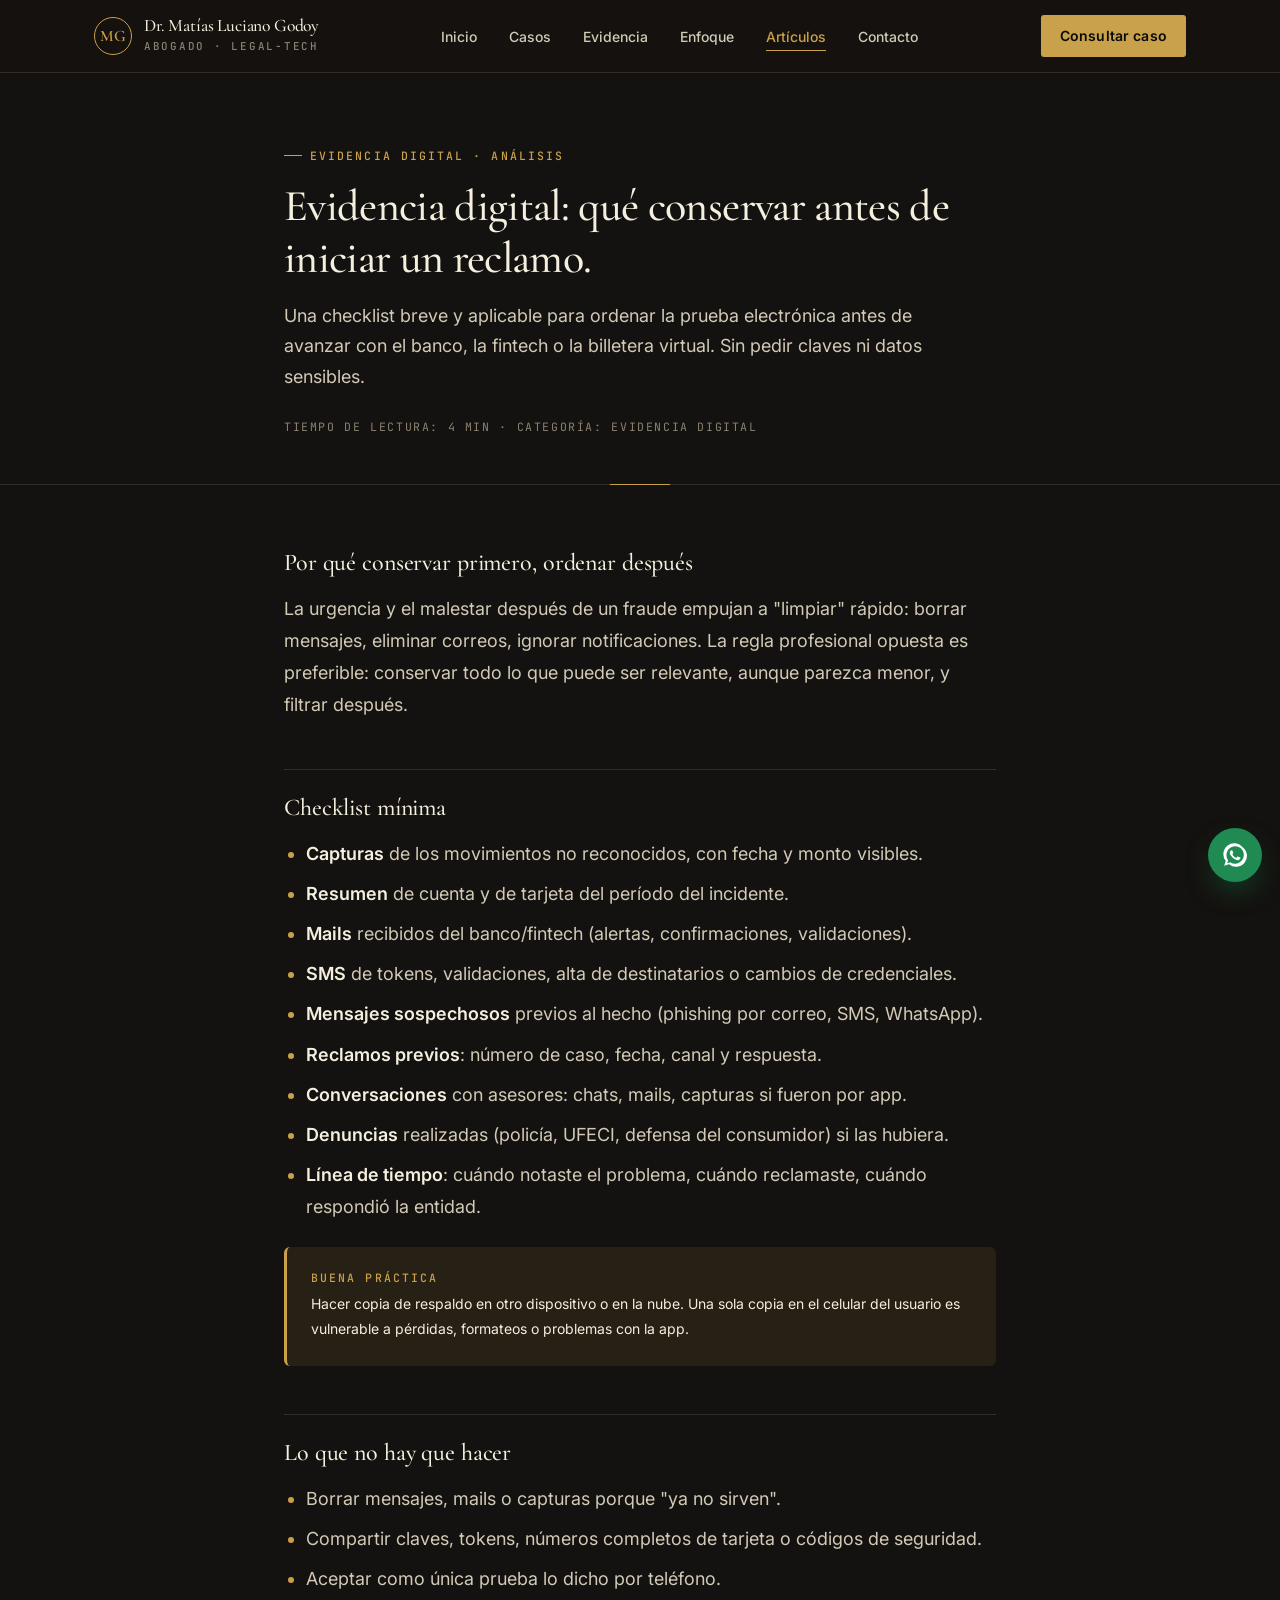
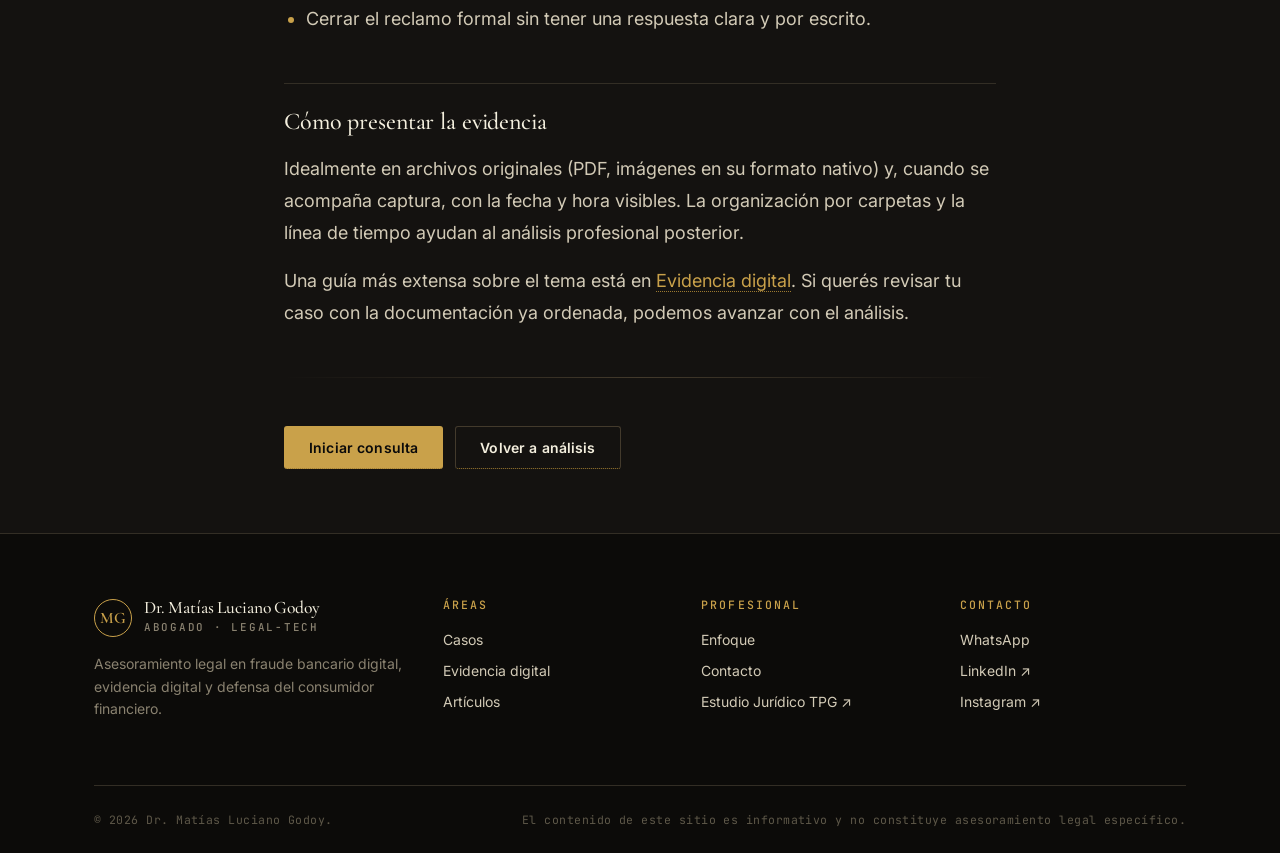
<file: articulos/evidencia-digital-conservar.html>
<!doctype html>
<html lang="es-AR">
<head>
  <meta charset="utf-8" />
  <meta name="viewport" content="width=device-width, initial-scale=1" />
  <title>Evidencia digital: qué conservar antes de iniciar un reclamo | Dr. Matías Luciano Godoy</title>
  <meta name="description" content="Checklist práctico de evidencia digital para reclamos por fraude bancario: capturas, mails, SMS, comprobantes, denuncias y comunicaciones con la entidad financiera." />
  <meta name="theme-color" content="#0a0a0a" />
  <link rel="canonical" href="https://matiasgodoy.com.ar/articulos/evidencia-digital-conservar" />

  <link rel="icon" type="image/svg+xml" href="/favicon.svg" />
  <link rel="apple-touch-icon" href="/favicon.svg" />
  <meta property="og:image" content="https://matiasgodoy.com.ar/og-image.png" />
  <meta property="og:image:width" content="1200" />
  <meta property="og:image:height" content="630" />
  <meta name="twitter:card" content="summary_large_image" />
  <meta name="twitter:image" content="https://matiasgodoy.com.ar/og-image.png" />
  <meta property="og:type" content="article" />
  <meta property="og:title" content="Evidencia digital: qué conservar antes de iniciar un reclamo" />
  <meta property="og:description" content="Qué guardar y cómo, sin compartir datos sensibles, antes de iniciar un reclamo por fraude bancario." />
  <meta property="og:url" content="https://matiasgodoy.com.ar/articulos/evidencia-digital-conservar" />
  <link rel="preconnect" href="https://fonts.googleapis.com" />
  <link rel="preconnect" href="https://fonts.gstatic.com" crossorigin />
  <link rel="stylesheet" href="https://fonts.googleapis.com/css2?family=Cormorant+Garamond:wght@500;600;700&family=Inter:wght@400;500;600;700&family=JetBrains+Mono:wght@400;500&display=swap" />
  <link rel="stylesheet" href="../styles.css" />
  <script type="application/ld+json">
  {
    "@context": "https://schema.org",
    "@type": "Article",
    "headline": "Evidencia digital: qué conservar antes de iniciar un reclamo",
    "author": { "@type": "Person", "name": "Matías Luciano Godoy" },
    "url": "https://matiasgodoy.com.ar/articulos/evidencia-digital-conservar"
  }
  </script>
</head>
<body>
  <a class="skip-link" href="#main">Saltar al contenido</a>
  <header class="site-header">
    <div class="container nav">
      <a class="brand" href="/">
        <span class="brand__mark">MG</span>
        <span>
          <span class="brand__name">Dr. Matías Luciano Godoy</span>
          <span class="brand__role">Abogado · Legal-tech</span>
        </span>
      </a>
      <nav aria-label="Navegación principal">
        <ul class="nav__menu">
          <li><a href="/">Inicio</a></li>
          <li><a href="/#casos">Casos</a></li>
          <li><a href="/evidencia-digital">Evidencia</a></li>
          <li><a href="/#enfoque">Enfoque</a></li>
          <li><a href="/analisis" aria-current="page">Artículos</a></li>
          <li><a href="/contacto">Contacto</a></li>
        </ul>
      </nav>
      <a href="/contacto" class="nav__cta">Consultar caso</a>
      <button class="nav__toggle" aria-expanded="false" aria-controls="nav-mobile" aria-haspopup="true" aria-label="Abrir menú"><span></span></button>
    </div>
    <div class="container">
      <div id="nav-mobile" class="nav__mobile" aria-hidden="true">
        <ul>
          <li><a href="/">Inicio</a></li>
          <li><a href="/#casos">Casos</a></li>
          <li><a href="/evidencia-digital">Evidencia</a></li>
          <li><a href="/#enfoque">Enfoque</a></li>
          <li><a href="/analisis">Artículos</a></li>
          <li><a href="/contacto">Contacto</a></li>
          <li><a class="btn btn--solid btn--block" href="/contacto">Consultar caso</a></li>
        </ul>
      </div>
    </div>
  </header>

  <main id="main">
    <header class="article-header">
      <div class="container">
        <span class="eyebrow">Evidencia digital · Análisis</span>
        <h1>Evidencia digital: qué conservar antes de iniciar un reclamo.</h1>
        <p>Una checklist breve y aplicable para ordenar la prueba electrónica antes de avanzar con el banco, la fintech o la billetera virtual. Sin pedir claves ni datos sensibles.</p>
        <div class="article-header__meta">Tiempo de lectura: 4 min · Categoría: Evidencia digital</div>
      </div>
    </header>

    <section class="section">
      <div class="container prose">
        <h2>Por qué conservar primero, ordenar después</h2>
        <p>
          La urgencia y el malestar después de un fraude empujan a "limpiar" rápido: borrar mensajes,
          eliminar correos, ignorar notificaciones. La regla profesional opuesta es preferible:
          conservar todo lo que puede ser relevante, aunque parezca menor, y filtrar después.
        </p>

        <h2>Checklist mínima</h2>
        <ul>
          <li><strong>Capturas</strong> de los movimientos no reconocidos, con fecha y monto visibles.</li>
          <li><strong>Resumen</strong> de cuenta y de tarjeta del período del incidente.</li>
          <li><strong>Mails</strong> recibidos del banco/fintech (alertas, confirmaciones, validaciones).</li>
          <li><strong>SMS</strong> de tokens, validaciones, alta de destinatarios o cambios de credenciales.</li>
          <li><strong>Mensajes sospechosos</strong> previos al hecho (phishing por correo, SMS, WhatsApp).</li>
          <li><strong>Reclamos previos</strong>: número de caso, fecha, canal y respuesta.</li>
          <li><strong>Conversaciones</strong> con asesores: chats, mails, capturas si fueron por app.</li>
          <li><strong>Denuncias</strong> realizadas (policía, UFECI, defensa del consumidor) si las hubiera.</li>
          <li><strong>Línea de tiempo</strong>: cuándo notaste el problema, cuándo reclamaste, cuándo respondió la entidad.</li>
        </ul>

        <div class="callout">
          <h4>Buena práctica</h4>
          <p>Hacer copia de respaldo en otro dispositivo o en la nube. Una sola copia en el celular del usuario es vulnerable a pérdidas, formateos o problemas con la app.</p>
        </div>

        <h2>Lo que no hay que hacer</h2>
        <ul>
          <li>Borrar mensajes, mails o capturas porque "ya no sirven".</li>
          <li>Compartir claves, tokens, números completos de tarjeta o códigos de seguridad.</li>
          <li>Aceptar como única prueba lo dicho por teléfono.</li>
          <li>Cerrar el reclamo formal sin tener una respuesta clara y por escrito.</li>
        </ul>

        <h2>Cómo presentar la evidencia</h2>
        <p>
          Idealmente en archivos originales (PDF, imágenes en su formato nativo) y, cuando se acompaña
          captura, con la fecha y hora visibles. La organización por carpetas y la línea de tiempo
          ayudan al análisis profesional posterior.
        </p>

        <p>
          Una guía más extensa sobre el tema está en
          <a href="/evidencia-digital">Evidencia digital</a>. Si querés revisar tu caso con
          la documentación ya ordenada, podemos avanzar con el análisis.
        </p>

        <hr />

        <div class="action-row">
          <a class="btn btn--solid" href="/contacto">Iniciar consulta</a>
          <a class="btn btn--outline" href="/analisis">Volver a análisis</a>
        </div>
      </div>
    </section>
  </main>

  <footer class="site-footer">
    <div class="container">
      <div class="footer-grid">
        <div class="footer__brand">
          <a class="brand" href="/">
            <span class="brand__mark">MG</span>
            <span>
              <span class="brand__name">Dr. Matías Luciano Godoy</span>
              <span class="brand__role">Abogado · Legal-tech</span>
            </span>
          </a>
          <p style="margin-top:var(--sp-4); max-width:320px;">Asesoramiento legal en fraude bancario digital, evidencia digital y defensa del consumidor financiero.</p>
        </div>
        <div>
          <h4>Áreas</h4>
          <ul>
            <li><a href="/#casos">Casos</a></li>
            <li><a href="/evidencia-digital">Evidencia digital</a></li>
            <li><a href="/analisis">Artículos</a></li>
          </ul>
        </div>
        <div>
          <h4>Profesional</h4>
          <ul>
            <li><a href="/#enfoque">Enfoque</a></li>
            <li><a href="/contacto">Contacto</a></li>
            <li><a href="https://www.estudiojuridicotpg.com.ar/" target="_blank" rel="noopener">Estudio Jurídico TPG ↗</a></li>
          </ul>
        </div>
        <div>
          <h4>Contacto</h4>
          <ul>
            <li><a href="#" data-wa="Hola Matías, quiero hacer una consulta por un posible fraude bancario digital.">WhatsApp</a></li>
            <li><a href="https://www.linkedin.com/in/matias-luciano-godoy-a6a632183/" target="_blank" rel="noopener">LinkedIn ↗</a></li>
            <li><a href="https://www.instagram.com/dr.matiasgodoy/" target="_blank" rel="noopener">Instagram ↗</a></li>
          </ul>
        </div>
      </div>
      <div class="footer__bottom">
        <span>© <span data-year>2026</span> Dr. Matías Luciano Godoy.</span>
        <span>El contenido de este sitio es informativo y no constituye asesoramiento legal específico.</span>
      </div>
    </div>
  </footer>

  <a class="wa-float" href="#" data-wa="Hola Matías, quiero hacer una consulta por un posible fraude bancario digital." aria-label="Abrir WhatsApp">
    <svg xmlns="http://www.w3.org/2000/svg" viewBox="0 0 24 24" fill="currentColor" aria-hidden="true">
      <path d="M19.05 4.91A10 10 0 0 0 3.46 17.5L2 22l4.62-1.43A10 10 0 1 0 19.05 4.91zM12 20a8 8 0 0 1-4.07-1.11l-.29-.17-2.74.85.86-2.66-.18-.3A8 8 0 1 1 12 20zm4.4-5.86c-.24-.12-1.42-.7-1.64-.78s-.38-.12-.54.12-.62.78-.76.94-.28.18-.52.06a6.6 6.6 0 0 1-1.94-1.2 7.34 7.34 0 0 1-1.34-1.66c-.14-.24 0-.36.1-.48s.24-.28.36-.42a1.6 1.6 0 0 0 .24-.4.44.44 0 0 0 0-.42c-.06-.12-.54-1.3-.74-1.78s-.4-.4-.54-.4h-.46a.88.88 0 0 0-.64.3 2.68 2.68 0 0 0-.84 2 4.66 4.66 0 0 0 .98 2.46 10.7 10.7 0 0 0 4.1 3.62c.58.26 1.04.42 1.39.54a3.36 3.36 0 0 0 1.54.1 2.5 2.5 0 0 0 1.66-1.18 2.06 2.06 0 0 0 .14-1.18c-.06-.1-.22-.16-.46-.28z"/>
    </svg>
  </a>

  <script src="../script.js"></script>
</body>
</html>
</file>
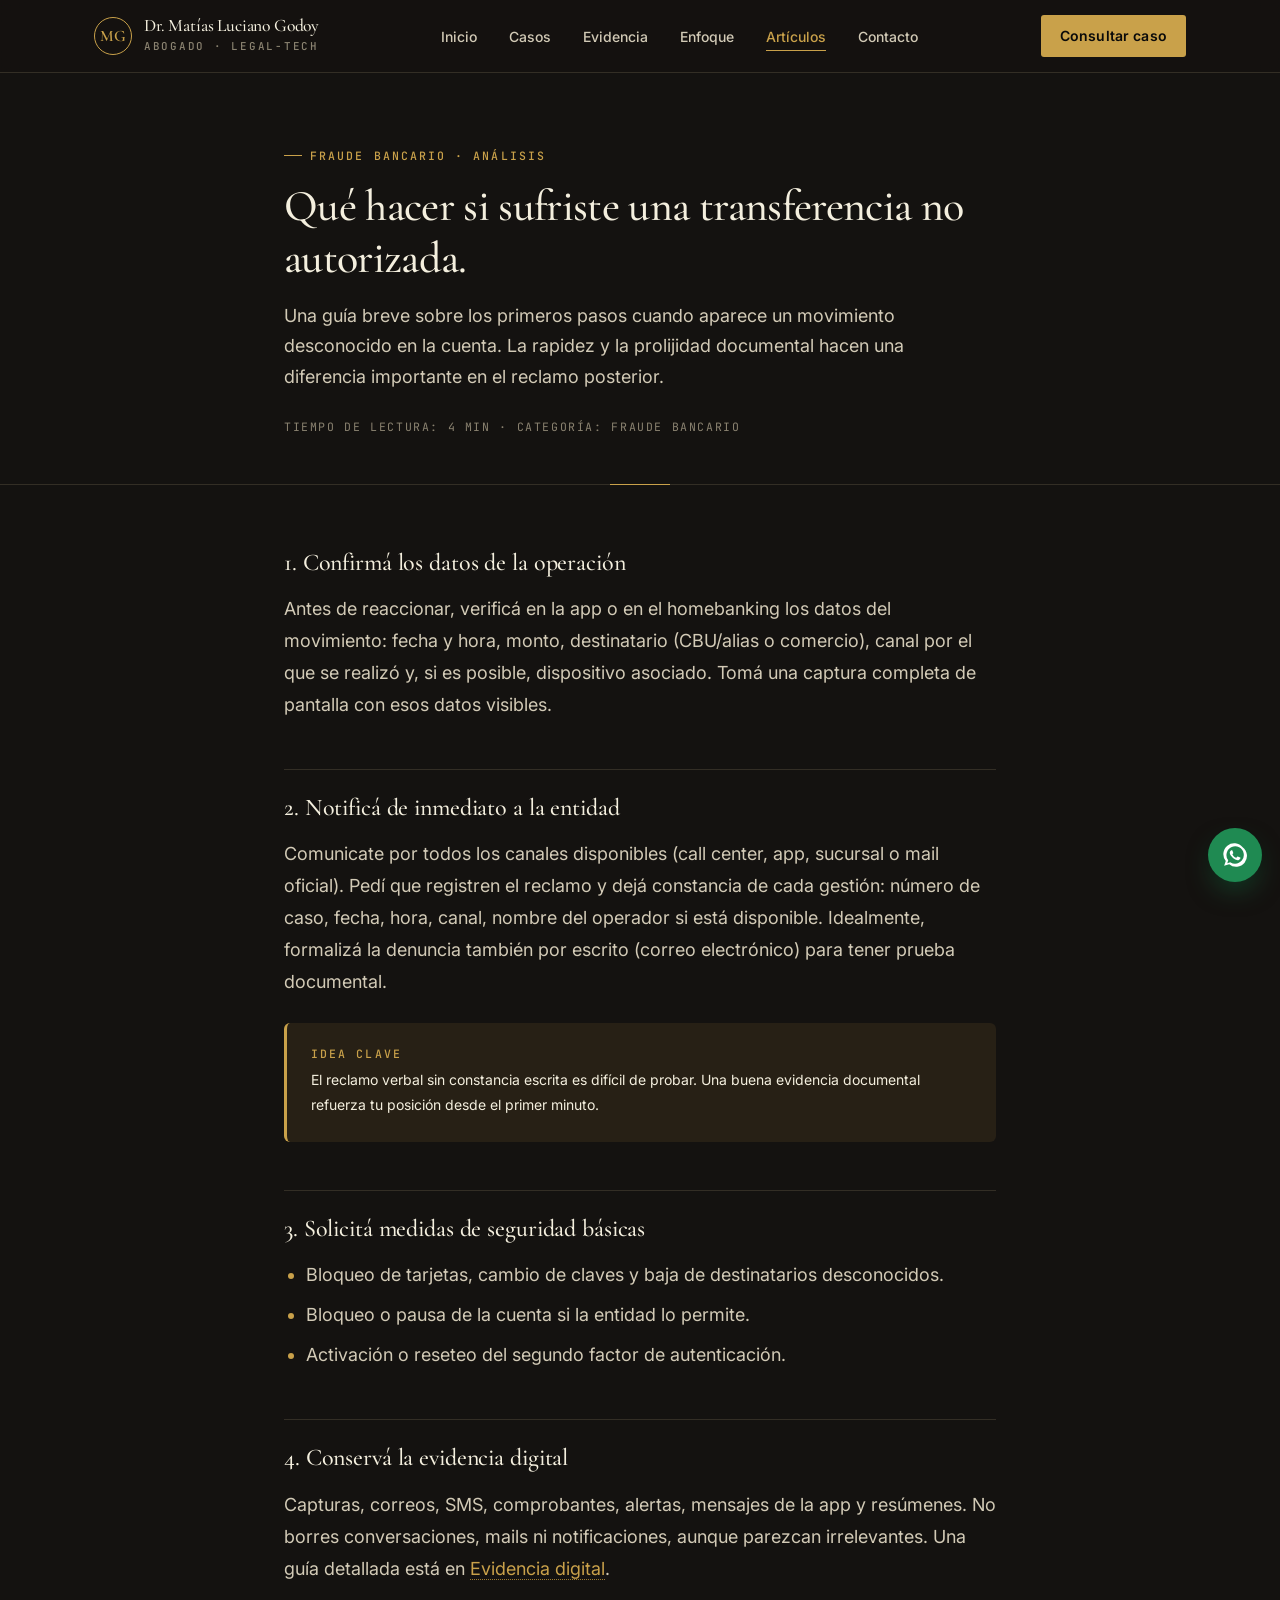
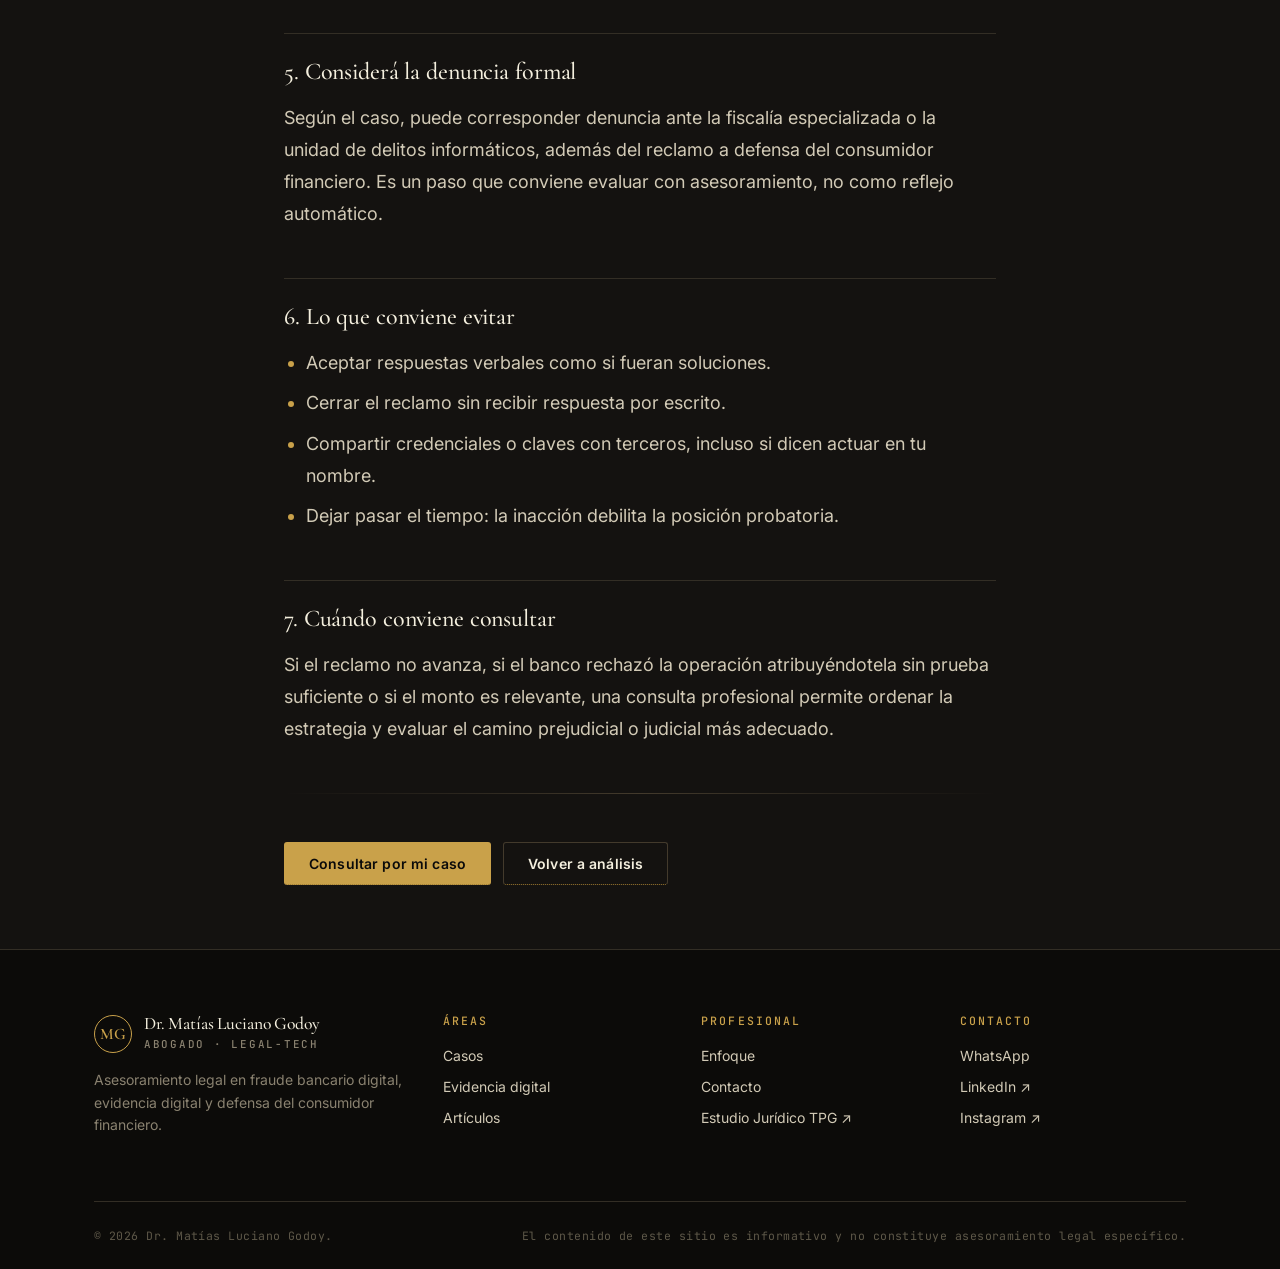
<file: articulos/transferencia-no-autorizada.html>
<!doctype html>
<html lang="es-AR">
<head>
  <meta charset="utf-8" />
  <meta name="viewport" content="width=device-width, initial-scale=1" />
  <title>Qué hacer si sufriste una transferencia no autorizada | Dr. Matías Luciano Godoy</title>
  <meta name="description" content="Pasos inmediatos ante una transferencia no autorizada: notificación a la entidad, conservación de la evidencia, denuncia y opciones legales. Sin promesas de resultado." />
  <meta name="theme-color" content="#0a0a0a" />
  <link rel="canonical" href="https://matiasgodoy.com.ar/articulos/transferencia-no-autorizada" />

  <link rel="icon" type="image/svg+xml" href="/favicon.svg" />
  <link rel="apple-touch-icon" href="/favicon.svg" />
  <meta property="og:image" content="https://matiasgodoy.com.ar/og-image.png" />
  <meta property="og:image:width" content="1200" />
  <meta property="og:image:height" content="630" />
  <meta name="twitter:card" content="summary_large_image" />
  <meta name="twitter:image" content="https://matiasgodoy.com.ar/og-image.png" />
  <meta property="og:type" content="article" />
  <meta property="og:title" content="Qué hacer si sufriste una transferencia no autorizada" />
  <meta property="og:description" content="Pasos inmediatos, evidencia y estrategia legal frente a una transferencia no autorizada." />
  <meta property="og:url" content="https://matiasgodoy.com.ar/articulos/transferencia-no-autorizada" />
  <link rel="preconnect" href="https://fonts.googleapis.com" />
  <link rel="preconnect" href="https://fonts.gstatic.com" crossorigin />
  <link rel="stylesheet" href="https://fonts.googleapis.com/css2?family=Cormorant+Garamond:wght@500;600;700&family=Inter:wght@400;500;600;700&family=JetBrains+Mono:wght@400;500&display=swap" />
  <link rel="stylesheet" href="../styles.css" />
  <script type="application/ld+json">
  {
    "@context": "https://schema.org",
    "@type": "Article",
    "headline": "Qué hacer si sufriste una transferencia no autorizada",
    "author": { "@type": "Person", "name": "Matías Luciano Godoy" },
    "about": "Fraude bancario digital",
    "url": "https://matiasgodoy.com.ar/articulos/transferencia-no-autorizada"
  }
  </script>
</head>
<body>
  <a class="skip-link" href="#main">Saltar al contenido</a>
  <header class="site-header">
    <div class="container nav">
      <a class="brand" href="/">
        <span class="brand__mark">MG</span>
        <span>
          <span class="brand__name">Dr. Matías Luciano Godoy</span>
          <span class="brand__role">Abogado · Legal-tech</span>
        </span>
      </a>
      <nav aria-label="Navegación principal">
        <ul class="nav__menu">
          <li><a href="/">Inicio</a></li>
          <li><a href="/#casos">Casos</a></li>
          <li><a href="/evidencia-digital">Evidencia</a></li>
          <li><a href="/#enfoque">Enfoque</a></li>
          <li><a href="/analisis" aria-current="page">Artículos</a></li>
          <li><a href="/contacto">Contacto</a></li>
        </ul>
      </nav>
      <a href="/contacto" class="nav__cta">Consultar caso</a>
      <button class="nav__toggle" aria-expanded="false" aria-controls="nav-mobile" aria-haspopup="true" aria-label="Abrir menú"><span></span></button>
    </div>
    <div class="container">
      <div id="nav-mobile" class="nav__mobile" aria-hidden="true">
        <ul>
          <li><a href="/">Inicio</a></li>
          <li><a href="/#casos">Casos</a></li>
          <li><a href="/evidencia-digital">Evidencia</a></li>
          <li><a href="/#enfoque">Enfoque</a></li>
          <li><a href="/analisis">Artículos</a></li>
          <li><a href="/contacto">Contacto</a></li>
          <li><a class="btn btn--solid btn--block" href="/contacto">Consultar caso</a></li>
        </ul>
      </div>
    </div>
  </header>

  <main id="main">
    <header class="article-header">
      <div class="container">
        <span class="eyebrow">Fraude bancario · Análisis</span>
        <h1>Qué hacer si sufriste una transferencia no autorizada.</h1>
        <p>Una guía breve sobre los primeros pasos cuando aparece un movimiento desconocido en la cuenta. La rapidez y la prolijidad documental hacen una diferencia importante en el reclamo posterior.</p>
        <div class="article-header__meta">Tiempo de lectura: 4 min · Categoría: Fraude bancario</div>
      </div>
    </header>

    <section class="section">
      <div class="container prose">
        <h2>1. Confirmá los datos de la operación</h2>
        <p>
          Antes de reaccionar, verificá en la app o en el homebanking los datos del movimiento:
          fecha y hora, monto, destinatario (CBU/alias o comercio), canal por el que se realizó
          y, si es posible, dispositivo asociado. Tomá una captura completa de pantalla con esos
          datos visibles.
        </p>

        <h2>2. Notificá de inmediato a la entidad</h2>
        <p>
          Comunicate por todos los canales disponibles (call center, app, sucursal o mail oficial).
          Pedí que registren el reclamo y dejá constancia de cada gestión: número de caso, fecha,
          hora, canal, nombre del operador si está disponible. Idealmente, formalizá la denuncia
          también por escrito (correo electrónico) para tener prueba documental.
        </p>

        <div class="callout">
          <h4>Idea clave</h4>
          <p>El reclamo verbal sin constancia escrita es difícil de probar. Una buena evidencia documental refuerza tu posición desde el primer minuto.</p>
        </div>

        <h2>3. Solicitá medidas de seguridad básicas</h2>
        <ul>
          <li>Bloqueo de tarjetas, cambio de claves y baja de destinatarios desconocidos.</li>
          <li>Bloqueo o pausa de la cuenta si la entidad lo permite.</li>
          <li>Activación o reseteo del segundo factor de autenticación.</li>
        </ul>

        <h2>4. Conservá la evidencia digital</h2>
        <p>
          Capturas, correos, SMS, comprobantes, alertas, mensajes de la app y resúmenes. No borres
          conversaciones, mails ni notificaciones, aunque parezcan irrelevantes.
          Una guía detallada está en
          <a href="/evidencia-digital">Evidencia digital</a>.
        </p>

        <h2>5. Considerá la denuncia formal</h2>
        <p>
          Según el caso, puede corresponder denuncia ante la fiscalía especializada o la unidad
          de delitos informáticos, además del reclamo a defensa del consumidor financiero.
          Es un paso que conviene evaluar con asesoramiento, no como reflejo automático.
        </p>

        <h2>6. Lo que conviene evitar</h2>
        <ul>
          <li>Aceptar respuestas verbales como si fueran soluciones.</li>
          <li>Cerrar el reclamo sin recibir respuesta por escrito.</li>
          <li>Compartir credenciales o claves con terceros, incluso si dicen actuar en tu nombre.</li>
          <li>Dejar pasar el tiempo: la inacción debilita la posición probatoria.</li>
        </ul>

        <h2>7. Cuándo conviene consultar</h2>
        <p>
          Si el reclamo no avanza, si el banco rechazó la operación atribuyéndotela sin prueba
          suficiente o si el monto es relevante, una consulta profesional permite ordenar la
          estrategia y evaluar el camino prejudicial o judicial más adecuado.
        </p>

        <hr />

        <div class="action-row">
          <a class="btn btn--solid" href="/contacto">Consultar por mi caso</a>
          <a class="btn btn--outline" href="/analisis">Volver a análisis</a>
        </div>
      </div>
    </section>
  </main>

  <footer class="site-footer">
    <div class="container">
      <div class="footer-grid">
        <div class="footer__brand">
          <a class="brand" href="/">
            <span class="brand__mark">MG</span>
            <span>
              <span class="brand__name">Dr. Matías Luciano Godoy</span>
              <span class="brand__role">Abogado · Legal-tech</span>
            </span>
          </a>
          <p style="margin-top:var(--sp-4); max-width:320px;">Asesoramiento legal en fraude bancario digital, evidencia digital y defensa del consumidor financiero.</p>
        </div>
        <div>
          <h4>Áreas</h4>
          <ul>
            <li><a href="/#casos">Casos</a></li>
            <li><a href="/evidencia-digital">Evidencia digital</a></li>
            <li><a href="/analisis">Artículos</a></li>
          </ul>
        </div>
        <div>
          <h4>Profesional</h4>
          <ul>
            <li><a href="/#enfoque">Enfoque</a></li>
            <li><a href="/contacto">Contacto</a></li>
            <li><a href="https://www.estudiojuridicotpg.com.ar/" target="_blank" rel="noopener">Estudio Jurídico TPG ↗</a></li>
          </ul>
        </div>
        <div>
          <h4>Contacto</h4>
          <ul>
            <li><a href="#" data-wa="Hola Matías, sufrí una transferencia no autorizada y necesito asesoramiento.">WhatsApp</a></li>
            <li><a href="https://www.linkedin.com/in/matias-luciano-godoy-a6a632183/" target="_blank" rel="noopener">LinkedIn ↗</a></li>
            <li><a href="https://www.instagram.com/dr.matiasgodoy/" target="_blank" rel="noopener">Instagram ↗</a></li>
          </ul>
        </div>
      </div>
      <div class="footer__bottom">
        <span>© <span data-year>2026</span> Dr. Matías Luciano Godoy.</span>
        <span>El contenido de este sitio es informativo y no constituye asesoramiento legal específico.</span>
      </div>
    </div>
  </footer>

  <a class="wa-float" href="#" data-wa="Hola Matías, sufrí una transferencia no autorizada y necesito asesoramiento." aria-label="Abrir WhatsApp">
    <svg xmlns="http://www.w3.org/2000/svg" viewBox="0 0 24 24" fill="currentColor" aria-hidden="true">
      <path d="M19.05 4.91A10 10 0 0 0 3.46 17.5L2 22l4.62-1.43A10 10 0 1 0 19.05 4.91zM12 20a8 8 0 0 1-4.07-1.11l-.29-.17-2.74.85.86-2.66-.18-.3A8 8 0 1 1 12 20zm4.4-5.86c-.24-.12-1.42-.7-1.64-.78s-.38-.12-.54.12-.62.78-.76.94-.28.18-.52.06a6.6 6.6 0 0 1-1.94-1.2 7.34 7.34 0 0 1-1.34-1.66c-.14-.24 0-.36.1-.48s.24-.28.36-.42a1.6 1.6 0 0 0 .24-.4.44.44 0 0 0 0-.42c-.06-.12-.54-1.3-.74-1.78s-.4-.4-.54-.4h-.46a.88.88 0 0 0-.64.3 2.68 2.68 0 0 0-.84 2 4.66 4.66 0 0 0 .98 2.46 10.7 10.7 0 0 0 4.1 3.62c.58.26 1.04.42 1.39.54a3.36 3.36 0 0 0 1.54.1 2.5 2.5 0 0 0 1.66-1.18 2.06 2.06 0 0 0 .14-1.18c-.06-.1-.22-.16-.46-.28z"/>
    </svg>
  </a>

  <script src="../script.js"></script>
</body>
</html>
</file>
<file: styles.css>
/* ================================================================
   Dr. Matías Luciano Godoy — Sitio personal
   Sistema de diseño legal-tech: dark mode nativo, dorado sobrio.
   Paleta inspirada en la identidad de marca (negro + dorado editorial).
   ================================================================ */

/* --- Tokens --- */
:root {
  /* Paleta dark + gold */
  --bg: #141210;              /* carbón cálido editorial — base de todo el sitio */
  --bg-alt: #1a1814;          /* alterno cálido para alternar secciones */
  --surface: #211e18;         /* cards, formulario, elementos elevados */
  --surface-2: #282419;       /* surface hover */
  --line: #332e25;            /* borde sutil cálido */
  --line-strong: #433a2c;     /* borde más visible */

  --ink: #f4efde;             /* texto principal cálido (off-white) */
  --ink-soft: #d2cab6;        /* párrafos */
  --ink-mute: #8a8270;        /* labels, metadatos */
  --ink-faint: #5e5849;       /* hints, captions */

  --gold: #c9a14a;            /* dorado sobrio editorial — el acento principal */
  --gold-soft: #d8b56a;       /* hover/active, ligeramente más claro */
  --gold-deep: #9c7a30;       /* dorado más profundo, para detalles */
  --gold-tint: rgba(201, 161, 74, 0.10);
  --gold-tint-strong: rgba(201, 161, 74, 0.18);

  --success: #6db89a;
  --warn: #d4a85a;
  --danger: #c8553d;

  /* Tipografía */
  --font-serif: "Cormorant Garamond", "Source Serif Pro", Georgia, "Times New Roman", serif;
  --font-sans: "Inter", -apple-system, BlinkMacSystemFont, "Segoe UI", Roboto, "Helvetica Neue", Arial, sans-serif;
  --font-mono: "JetBrains Mono", "SF Mono", Menlo, Consolas, monospace;

  /* Tamaños */
  --fs-xs: 0.78rem;
  --fs-sm: 0.875rem;
  --fs-base: 1rem;
  --fs-md: 1.125rem;
  --fs-lg: 1.25rem;
  --fs-xl: 1.5rem;
  --fs-2xl: 1.875rem;
  --fs-3xl: 2.25rem;
  --fs-4xl: 2.75rem;
  --fs-5xl: 3.5rem;

  /* Espaciado */
  --sp-1: 0.25rem;
  --sp-2: 0.5rem;
  --sp-3: 0.75rem;
  --sp-4: 1rem;
  --sp-5: 1.5rem;
  --sp-6: 2rem;
  --sp-7: 3rem;
  --sp-8: 4rem;
  --sp-9: 6rem;

  /* Layout */
  --container: 1140px;
  --container-narrow: 760px;
  --radius-sm: 3px;
  --radius: 6px;
  --radius-lg: 10px;

  /* Sombras */
  --shadow-sm: 0 1px 2px rgba(0, 0, 0, 0.4);
  --shadow: 0 12px 30px -12px rgba(0, 0, 0, 0.6);
  --shadow-gold: 0 14px 36px -14px rgba(201, 161, 74, 0.28);

  --transition: 200ms cubic-bezier(.4, 0, .2, 1);
}

/* --- Reset --- */
*, *::before, *::after { box-sizing: border-box; }
html { scroll-behavior: smooth; -webkit-text-size-adjust: 100%; background: var(--bg); }
body {
  margin: 0;
  font-family: var(--font-sans);
  font-size: var(--fs-base);
  line-height: 1.65;
  color: var(--ink-soft);
  background: var(--bg);
  -webkit-font-smoothing: antialiased;
  -moz-osx-font-smoothing: grayscale;
}
body.no-scroll { overflow: hidden; }
img, svg { max-width: 100%; height: auto; display: block; }
a { color: var(--gold); text-decoration: none; transition: color var(--transition); }
a:hover { color: var(--gold-soft); }

::selection { background: var(--gold); color: #0a0a0a; }

h1, h2, h3, h4 {
  font-family: var(--font-serif);
  color: var(--ink);
  line-height: 1.18;
  font-weight: 500;
  letter-spacing: -0.005em;
  margin: 0 0 var(--sp-4);
}
h1 { font-size: var(--fs-3xl); font-weight: 500; }
h2 { font-size: var(--fs-2xl); }
h3 { font-size: var(--fs-xl); }
p { margin: 0 0 var(--sp-4); color: var(--ink-soft); }
ul, ol { color: var(--ink-soft); }
strong { color: var(--ink); font-weight: 600; }

/* --- Layout --- */
.container {
  width: 100%;
  max-width: var(--container);
  margin: 0 auto;
  padding: 0 var(--sp-5);
}
.container--narrow { max-width: var(--container-narrow); }

.section { padding: var(--sp-8) 0; position: relative; }
.section--tight { padding: var(--sp-7) 0; }
.section--alt { background: var(--bg-alt); }
.section--alt::before {
  content: "";
  position: absolute; left: 0; right: 0; top: 0;
  height: 1px; background: linear-gradient(90deg, transparent, var(--line), transparent);
}

/* Eyebrow / micro-label legal-tech (mono) */
.eyebrow {
  display: inline-flex;
  align-items: center;
  gap: var(--sp-2);
  font-family: var(--font-mono);
  font-size: 0.72rem;
  font-weight: 500;
  letter-spacing: 0.18em;
  text-transform: uppercase;
  color: var(--gold);
  margin-bottom: var(--sp-4);
}
.eyebrow::before {
  content: "";
  width: 18px; height: 1px;
  background: var(--gold);
  display: inline-block;
}

/* --- Header / Nav --- */
.site-header {
  position: sticky;
  top: 0;
  z-index: 50;
  background: rgba(20, 18, 16, 0.90);
  backdrop-filter: saturate(140%) blur(14px);
  -webkit-backdrop-filter: saturate(140%) blur(14px);
  border-bottom: 1px solid var(--line);
}
.nav {
  display: flex;
  align-items: center;
  justify-content: space-between;
  height: 72px;
}
.brand {
  display: flex;
  align-items: center;
  gap: var(--sp-3);
  color: var(--ink);
  font-weight: 500;
  letter-spacing: -0.01em;
}
.brand:hover { color: var(--ink); }
.brand__mark {
  width: 38px; height: 38px;
  display: grid; place-items: center;
  background: transparent;
  border: 1px solid var(--gold);
  color: var(--gold);
  font-family: var(--font-serif);
  font-size: 1rem;
  font-weight: 600;
  border-radius: 50%;
  letter-spacing: 0.02em;
}
.brand__name {
  font-family: var(--font-serif);
  font-size: 1.1rem;
  line-height: 1.1;
  display: block;
  color: var(--ink);
}
.brand__role {
  display: block;
  font-family: var(--font-mono);
  font-size: 0.68rem;
  color: var(--ink-mute);
  letter-spacing: 0.16em;
  text-transform: uppercase;
  margin-top: 2px;
}
.nav__menu {
  display: none;
  list-style: none;
  margin: 0; padding: 0;
  gap: var(--sp-6);
}
.nav__menu a {
  color: var(--ink-soft);
  font-size: var(--fs-sm);
  font-weight: 500;
  position: relative;
  padding: 4px 0;
}
.nav__menu a:hover { color: var(--ink); }
.nav__menu a[aria-current="page"] {
  color: var(--gold);
}
.nav__menu a[aria-current="page"]::after {
  content: ""; position: absolute; left: 0; right: 0; bottom: -2px;
  height: 1px; background: var(--gold);
}

.nav__toggle {
  background: transparent;
  border: 1px solid var(--line-strong);
  border-radius: var(--radius-sm);
  width: 44px; height: 44px;
  display: grid; place-items: center;
  cursor: pointer;
  color: var(--ink);
}
.nav__toggle:focus-visible,
.nav__mobile a:focus-visible,
.btn:focus-visible,
a:focus-visible,
input:focus-visible,
select:focus-visible,
textarea:focus-visible,
summary:focus-visible {
  outline: 2px solid var(--gold);
  outline-offset: 3px;
}
.nav__toggle span,
.nav__toggle span::before,
.nav__toggle span::after {
  display: block;
  width: 18px; height: 1px;
  background: currentColor;
  position: relative;
}
.nav__toggle span::before, .nav__toggle span::after {
  content: ""; position: absolute; left: 0;
}
.nav__toggle span::before { top: -6px; }
.nav__toggle span::after { top: 6px; }

.nav__cta {
  display: none;
  background: var(--gold);
  color: #0a0a0a;
  padding: 0.6rem 1.2rem;
  border-radius: var(--radius-sm);
  font-size: var(--fs-sm);
  font-weight: 600;
  letter-spacing: 0.01em;
}
.nav__cta:hover { background: var(--gold-soft); color: #0a0a0a; }

/* Mobile menu drawer */
.nav__mobile {
  display: none;
  border-top: 1px solid var(--line);
  padding: var(--sp-4) 0 var(--sp-5);
  max-height: calc(100vh - 72px);
  overflow-y: auto;
}
.nav__mobile.is-open { display: block; }
.nav__mobile ul {
  list-style: none; margin: 0; padding: 0;
  display: flex; flex-direction: column; gap: var(--sp-4);
}
.nav__mobile a {
  color: var(--ink);
  font-weight: 500;
}
.nav__mobile .btn { margin-top: var(--sp-3); }

@media (min-width: 880px) {
  .nav__menu { display: flex; }
  .nav__cta { display: inline-block; }
  .nav__toggle { display: none; }
}

/* --- Hero --- */
.hero {
  position: relative;
  background: var(--bg);
  color: var(--ink);
  padding: var(--sp-9) 0 var(--sp-8);
  overflow: hidden;
  border-bottom: 1px solid var(--line);
}
/* Sutil grilla técnica + halo dorado lejano */
.hero::before {
  content: "";
  position: absolute; inset: 0;
  background-image:
    linear-gradient(transparent 39px, rgba(201, 161, 74, 0.04) 40px),
    linear-gradient(90deg, transparent 39px, rgba(201, 161, 74, 0.04) 40px);
  background-size: 40px 40px;
  pointer-events: none;
  mask-image: radial-gradient(ellipse at 50% 60%, #000 30%, transparent 80%);
  -webkit-mask-image: radial-gradient(ellipse at 50% 60%, #000 30%, transparent 80%);
}
.hero::after {
  content: "";
  position: absolute;
  top: -20%; right: -20%;
  width: 60%; height: 80%;
  background: radial-gradient(circle, rgba(201, 161, 74, 0.06) 0%, transparent 60%);
  pointer-events: none;
}
.hero__inner { position: relative; max-width: 880px; }
.hero h1 {
  color: var(--ink);
  font-size: clamp(2.1rem, 5vw, var(--fs-5xl));
  font-weight: 500;
  margin-bottom: var(--sp-5);
  letter-spacing: -0.015em;
  line-height: 1.1;
}
.hero h1 em {
  font-style: italic;
  color: var(--gold);
  position: relative;
  white-space: nowrap;
}
.hero p {
  color: var(--ink-soft);
  font-size: var(--fs-md);
  max-width: 640px;
  margin-bottom: var(--sp-6);
  line-height: 1.7;
}
.hero__ctas {
  display: flex; flex-wrap: wrap; gap: var(--sp-3);
  margin-bottom: var(--sp-7);
}
.hero__meta {
  display: flex; flex-wrap: wrap; gap: var(--sp-5) var(--sp-6);
  padding-top: var(--sp-5);
  border-top: 1px solid var(--line);
  font-family: var(--font-mono);
  font-size: 0.78rem;
  letter-spacing: 0.04em;
  color: var(--ink-mute);
}
.hero__meta strong {
  color: var(--ink);
  font-family: var(--font-sans);
  font-weight: 500;
  letter-spacing: 0;
  display: block;
  margin-top: 2px;
}
.hero__meta span {
  position: relative;
  padding-left: var(--sp-3);
}
.hero__meta span::before {
  content: ""; position: absolute; left: 0; top: 6px;
  width: 4px; height: 4px;
  background: var(--gold);
  border-radius: 50%;
}

/* --- Buttons --- */
.btn {
  display: inline-flex;
  align-items: center;
  gap: var(--sp-2);
  padding: 0.85rem 1.5rem;
  border-radius: var(--radius-sm);
  font-size: var(--fs-sm);
  font-weight: 600;
  border: 1px solid transparent;
  cursor: pointer;
  transition: all var(--transition);
  text-align: center;
  line-height: 1;
  letter-spacing: 0.01em;
}
.btn--primary { background: var(--gold); color: #0a0a0a; }
.btn--primary:hover { background: var(--gold-soft); color: #0a0a0a; }
.btn--ghost {
  background: transparent;
  color: var(--ink);
  border-color: var(--line-strong);
}
.btn--ghost:hover { border-color: var(--gold); color: var(--gold); }
.btn--solid { background: var(--gold); color: #0a0a0a; }
.btn--solid:hover { background: var(--gold-soft); color: #0a0a0a; }
.btn--outline {
  background: transparent;
  color: var(--ink);
  border-color: var(--line-strong);
}
.btn--outline:hover { border-color: var(--gold); color: var(--gold); }
.btn--wa { background: #1f8a52; color: #fff; }
.btn--wa:hover { background: #2aa564; color: #fff; }
.btn--block { width: 100%; justify-content: center; }
.btn__arrow { transition: transform var(--transition); }
.btn:hover .btn__arrow { transform: translateX(3px); }

/* --- Cards / Grids --- */
.grid { display: grid; gap: var(--sp-4); }
.grid--2 { grid-template-columns: 1fr; }
.grid--3 { grid-template-columns: 1fr; }
.grid--4 { grid-template-columns: 1fr; }
@media (min-width: 640px) {
  .grid--2 { grid-template-columns: repeat(2, 1fr); }
}
@media (min-width: 880px) {
  .grid--3 { grid-template-columns: repeat(3, 1fr); }
  .grid--4 { grid-template-columns: repeat(4, 1fr); }
}

.card {
  background: var(--surface);
  border: 1px solid var(--line);
  border-radius: var(--radius);
  padding: var(--sp-5);
  transition: transform var(--transition), border-color var(--transition), background var(--transition);
  position: relative;
}
.card::before {
  content: "";
  position: absolute; left: 0; top: 0;
  width: 0; height: 1px;
  background: var(--gold);
  transition: width 400ms ease;
}
.card:hover {
  transform: translateY(-2px);
  border-color: var(--line-strong);
  background: var(--surface-2);
}
.card:hover::before { width: 100%; }
.card h3 { font-size: var(--fs-md); margin-bottom: var(--sp-2); color: var(--ink); }
.card p { font-size: var(--fs-sm); color: var(--ink-soft); margin: 0; }
.card__icon {
  width: 38px; height: 38px;
  border-radius: 50%;
  background: var(--gold-tint);
  border: 1px solid var(--gold-deep);
  color: var(--gold);
  display: grid; place-items: center;
  font-family: var(--font-serif);
  font-weight: 600;
  font-size: 1rem;
  margin-bottom: var(--sp-4);
}

/* --- Section heading --- */
.section-head {
  max-width: 720px;
  margin-bottom: var(--sp-6);
}
.section-head p {
  font-size: var(--fs-md);
  color: var(--ink-soft);
  margin: 0;
}

/* --- Steps --- */
.steps {
  list-style: none; margin: 0; padding: 0;
  display: grid; gap: 0;
  counter-reset: step;
}
.steps li {
  display: grid;
  grid-template-columns: 70px 1fr;
  gap: var(--sp-4);
  align-items: start;
  padding: var(--sp-5) 0;
  border-bottom: 1px solid var(--line);
  counter-increment: step;
}
.steps li:last-child { border-bottom: 0; }
.steps li::before {
  content: counter(step, decimal-leading-zero);
  font-family: var(--font-serif);
  font-size: var(--fs-2xl);
  color: var(--gold);
  line-height: 1;
  font-weight: 500;
}
.steps h3 { font-size: var(--fs-md); margin-bottom: var(--sp-1); color: var(--ink); }
.steps p { font-size: var(--fs-sm); margin: 0; color: var(--ink-soft); }

/* --- Inline CTA band --- */
.cta-band {
  background:
    radial-gradient(600px 240px at 50% -30%, rgba(201, 161, 74, 0.12), transparent 60%),
    var(--surface);
  color: var(--ink);
  border: 1px solid var(--line);
  border-radius: var(--radius-lg);
  padding: var(--sp-7) var(--sp-6);
  text-align: center;
  position: relative;
  overflow: hidden;
}
.cta-band::after {
  content: "";
  position: absolute; left: 50%; top: 0;
  width: 80px; height: 1px; transform: translateX(-50%);
  background: var(--gold);
}
.cta-band > * { position: relative; }
.cta-band h2 { color: var(--ink); max-width: 600px; margin: 0 auto var(--sp-4); }
.cta-band p { color: var(--ink-soft); max-width: 560px; margin: 0 auto var(--sp-5); }

/* --- Articles list --- */
.articles { display: grid; gap: var(--sp-4); grid-template-columns: 1fr; }
@media (min-width: 720px) { .articles { grid-template-columns: repeat(2, 1fr); } }
@media (min-width: 1000px) { .articles { grid-template-columns: repeat(3, 1fr); } }

.article-card {
  display: flex; flex-direction: column;
  background: var(--surface);
  border: 1px solid var(--line);
  border-radius: var(--radius);
  padding: var(--sp-5);
  transition: all var(--transition);
  color: var(--ink-soft);
}
.article-card:hover {
  border-color: var(--gold);
  transform: translateY(-2px);
  background: var(--surface-2);
  color: var(--ink-soft);
}
.article-card__cat {
  font-family: var(--font-mono);
  font-size: 0.72rem;
  font-weight: 500;
  color: var(--gold);
  letter-spacing: 0.16em;
  text-transform: uppercase;
  margin-bottom: var(--sp-3);
}
.article-card h3 {
  font-size: var(--fs-lg);
  margin-bottom: var(--sp-3);
  color: var(--ink);
}
.article-card p {
  font-size: var(--fs-sm);
  color: var(--ink-soft);
  margin: 0 0 var(--sp-4);
}
.article-card__more {
  margin-top: auto;
  font-size: var(--fs-sm);
  font-weight: 600;
  color: var(--gold);
}

/* --- Forms --- */
.form {
  display: grid;
  gap: var(--sp-4);
  background: var(--surface);
  border: 1px solid var(--line);
  border-radius: var(--radius-lg);
  padding: var(--sp-6);
}
.form--priority {
  border-color: var(--gold-deep);
  box-shadow: var(--shadow-gold);
  position: relative;
}
.form--priority::before {
  content: "";
  position: absolute;
  left: 0;
  right: 0;
  top: 0;
  height: 2px;
  background: linear-gradient(90deg, transparent, var(--gold), transparent);
}
.form__row { display: grid; gap: var(--sp-4); grid-template-columns: 1fr; }
@media (min-width: 640px) { .form__row { grid-template-columns: 1fr 1fr; } }
.field { display: flex; flex-direction: column; gap: var(--sp-2); }
.field.is-invalid input,
.field.is-invalid select,
.field.is-invalid textarea {
  border-color: var(--danger);
  box-shadow: 0 0 0 3px rgba(200, 85, 61, 0.12);
}
.field label {
  font-size: var(--fs-sm);
  font-weight: 500;
  color: var(--ink);
}
.field input,
.field select,
.field textarea {
  font-family: inherit;
  font-size: var(--fs-base);
  color: var(--ink);
  background: var(--bg-alt);
  border: 1px solid var(--line-strong);
  border-radius: var(--radius-sm);
  padding: 0.7rem 0.85rem;
  width: 100%;
  transition: border var(--transition), box-shadow var(--transition);
}
.field textarea { min-height: 130px; resize: vertical; line-height: 1.6; }
.field input:focus,
.field select:focus,
.field textarea:focus {
  outline: none;
  border-color: var(--gold);
  box-shadow: 0 0 0 3px var(--gold-tint);
}
.field input::placeholder,
.field textarea::placeholder { color: var(--ink-faint); }
.field__hint { font-size: var(--fs-xs); color: var(--ink-mute); }
.field__error {
  min-height: 1.1rem;
  font-size: var(--fs-xs);
  color: var(--danger);
}
.field select option { background: var(--bg-alt); color: var(--ink); }

.form__notice {
  font-size: var(--fs-xs);
  color: var(--ink-soft);
  background: var(--gold-tint);
  border-left: 2px solid var(--gold);
  padding: var(--sp-3) var(--sp-4);
  border-radius: 0 var(--radius-sm) var(--radius-sm) 0;
  line-height: 1.6;
}
.form__lead {
  display: grid;
  gap: var(--sp-2);
  padding-bottom: var(--sp-2);
  border-bottom: 1px solid var(--line);
}
.form__lead h3 {
  font-size: var(--fs-lg);
  margin: 0;
}
.form__lead p {
  margin: 0;
  font-size: var(--fs-sm);
}
.form__eyebrow {
  display: inline-flex;
  align-items: center;
  width: fit-content;
  padding: 0.35rem 0.6rem;
  border-radius: 999px;
  background: var(--gold-tint);
  color: var(--gold-soft);
  font-family: var(--font-mono);
  font-size: 0.68rem;
  font-weight: 600;
  letter-spacing: 0.12em;
  text-transform: uppercase;
}
.form__status { font-size: var(--fs-sm); display: none; }
.form__status.is-visible { display: block; }
.form__status--ok { color: var(--success); }
.form__status--err { color: var(--danger); }
.form__status a {
  color: inherit;
  text-decoration: underline;
}

/* --- Long-form content --- */
.prose {
  max-width: var(--container-narrow);
  margin: 0 auto;
}
.prose h1 { font-size: clamp(1.85rem, 4vw, var(--fs-4xl)); }
.prose h2 {
  margin-top: var(--sp-7);
  font-size: var(--fs-xl);
  padding-top: var(--sp-5);
  border-top: 1px solid var(--line);
}
.prose h2:first-of-type { padding-top: 0; border-top: 0; margin-top: 0; }
.prose h3 { margin-top: var(--sp-6); font-size: var(--fs-lg); color: var(--ink); }
.prose p, .prose li { font-size: var(--fs-md); line-height: 1.78; color: var(--ink-soft); }
.prose ul, .prose ol { padding-left: 1.4rem; margin: 0 0 var(--sp-5); }
.prose li { margin-bottom: var(--sp-2); }
.prose ul li::marker { color: var(--gold); }
.prose blockquote {
  border-left: 2px solid var(--gold);
  margin: var(--sp-5) 0;
  padding: var(--sp-2) 0 var(--sp-2) var(--sp-5);
  color: var(--ink-soft);
  font-style: italic;
}
.prose strong { color: var(--ink); }
.prose hr {
  border: none;
  height: 1px;
  background: linear-gradient(90deg, transparent, var(--line-strong), transparent);
  margin: var(--sp-7) 0;
}
.prose a { border-bottom: 1px dotted var(--gold-deep); }
.prose a:hover { border-bottom-color: var(--gold); }

.callout {
  background: var(--gold-tint);
  border-radius: var(--radius);
  padding: var(--sp-5);
  margin: var(--sp-5) 0;
  border-left: 3px solid var(--gold);
}
.callout h4 {
  font-family: var(--font-mono);
  font-size: 0.72rem;
  text-transform: uppercase;
  letter-spacing: 0.18em;
  color: var(--gold);
  margin: 0 0 var(--sp-2);
}
.callout p { margin: 0; color: var(--ink); font-size: var(--fs-sm); }
.callout--warn {
  background: rgba(212, 168, 90, 0.06);
  border-left-color: var(--warn);
}
.callout--warn h4 { color: var(--warn); }

/* --- Article header --- */
.article-header {
  background: var(--bg);
  color: var(--ink);
  padding: var(--sp-8) 0 var(--sp-7);
  border-bottom: 1px solid var(--line);
  position: relative;
}
.article-header::after {
  content: "";
  position: absolute; left: 50%; bottom: -1px;
  width: 60px; height: 1px;
  background: var(--gold);
  transform: translateX(-50%);
}
.article-header .container { max-width: var(--container-narrow); }
.article-header h1 {
  color: var(--ink);
  font-size: clamp(1.95rem, 4.4vw, var(--fs-4xl));
  margin-bottom: var(--sp-4);
  letter-spacing: -0.015em;
}
.article-header p {
  color: var(--ink-soft);
  font-size: var(--fs-md);
  margin: 0;
  max-width: 660px;
  line-height: 1.7;
}
.article-header__meta {
  margin-top: var(--sp-5);
  font-family: var(--font-mono);
  font-size: 0.72rem;
  color: var(--ink-mute);
  letter-spacing: 0.14em;
  text-transform: uppercase;
}

/* --- FAQ (details/summary) --- */
.faq {
  display: grid;
  gap: var(--sp-3);
  max-width: var(--container-narrow);
  margin: 0 auto;
}
.faq__item {
  background: var(--surface);
  border: 1px solid var(--line);
  border-radius: 4px;
  overflow: hidden;
  transition: border-color 0.2s ease, background 0.2s ease;
}
.faq__item[open] {
  border-color: var(--gold-deep);
  background: var(--surface-2);
}
.faq__item summary {
  list-style: none;
  cursor: pointer;
  padding: var(--sp-4) var(--sp-5);
  font-family: var(--font-serif);
  font-size: var(--fs-md);
  font-weight: 600;
  color: var(--ink);
  display: flex;
  justify-content: space-between;
  align-items: center;
  gap: var(--sp-4);
  position: relative;
}
.faq__item summary::-webkit-details-marker { display: none; }
.faq__item summary::after {
  content: "+";
  font-family: var(--font-mono);
  font-size: 1.25rem;
  color: var(--gold);
  font-weight: 400;
  transition: transform 0.2s ease;
  flex-shrink: 0;
}
.faq__item[open] summary::after {
  content: "−";
}
.faq__item summary:hover { color: var(--gold-soft); }
.faq__item > div,
.faq__item > p {
  padding: 0 var(--sp-5) var(--sp-5);
  color: var(--ink-soft);
  font-size: var(--fs-base);
  line-height: 1.7;
  margin: 0;
  border-top: 1px solid var(--line);
  padding-top: var(--sp-4);
}

/* --- Footer --- */
.site-footer {
  background: #0c0b09;
  color: var(--ink-mute);
  padding: var(--sp-8) 0 var(--sp-5);
  font-size: var(--fs-sm);
  border-top: 1px solid var(--line);
}
.footer-grid {
  display: grid;
  gap: var(--sp-6);
  grid-template-columns: 1fr;
  margin-bottom: var(--sp-7);
}
@media (min-width: 720px) {
  .footer-grid { grid-template-columns: 1.4fr 1fr 1fr 1fr; }
}
.footer-grid h4 {
  color: var(--gold);
  font-family: var(--font-mono);
  font-size: 0.72rem;
  font-weight: 500;
  text-transform: uppercase;
  letter-spacing: 0.18em;
  margin: 0 0 var(--sp-4);
}
.footer-grid ul { list-style: none; margin: 0; padding: 0; display: grid; gap: var(--sp-2); }
.footer-grid a { color: var(--ink-soft); }
.footer-grid a:hover { color: var(--gold); }
.footer__brand p {
  color: var(--ink-mute);
  font-size: var(--fs-sm);
  line-height: 1.6;
}

.footer__bottom {
  padding-top: var(--sp-5);
  border-top: 1px solid var(--line);
  display: flex; flex-wrap: wrap; gap: var(--sp-3);
  justify-content: space-between;
  font-family: var(--font-mono);
  font-size: 0.72rem;
  color: var(--ink-faint);
  letter-spacing: 0.04em;
}
.footer__bottom a { color: var(--ink-mute); }
@media (max-width: 640px) {
  .section { padding: var(--sp-7) 0; }
  .section--tight { padding: var(--sp-6) 0; }
  .hero { padding: var(--sp-8) 0 var(--sp-7); }
  .trust { padding: var(--sp-5) 0; }
  .section-head { margin-bottom: var(--sp-5); }
  .hero__ctas { margin-bottom: var(--sp-6); }
  .hero__meta { gap: var(--sp-4); padding-top: var(--sp-4); }
  .grid,
  .articles,
  .faq,
  .form,
  .footer-grid { gap: var(--sp-4); }
  .steps li { padding: var(--sp-4) 0; grid-template-columns: 56px 1fr; gap: var(--sp-3); }
  .card,
  .form,
  .cta-band { padding: var(--sp-5); }

  .page-home .hero { padding: var(--sp-8) 0 var(--sp-7); }
  .page-home .trust { padding: var(--sp-5) 0; }
  .page-home .section { padding: var(--sp-7) 0; }
  .page-home .section-head { margin-bottom: var(--sp-5); }
  .page-home .hero h1 { margin-bottom: var(--sp-4); }
  .page-home .hero p { margin-bottom: var(--sp-5); max-width: 34ch; }
  .page-home .hero__ctas { margin-bottom: var(--sp-6); }
  .page-home .hero__meta { padding-top: var(--sp-4); gap: var(--sp-4); }
  .page-home .trust__grid { gap: var(--sp-5); }
  .page-home .grid,
  .page-home .articles,
  .page-home .faq { gap: var(--sp-4); }
  .page-home .card,
  .page-home .cta-band { padding: var(--sp-5); }
  .page-home .steps li { padding: var(--sp-4) 0; }
  .page-home .hero__meta span { padding-left: var(--sp-4); }
  .page-home .trust__item { gap: var(--sp-4); }
  .page-home .form__lead { gap: var(--sp-3); padding-bottom: var(--sp-3); }
  .page-home .form__notice { margin-bottom: var(--sp-2); }
  .page-home #contacto .section-head { margin-bottom: var(--sp-5); }
  .page-home #contacto .grid { gap: var(--sp-5); }
  .form--priority { box-shadow: 0 10px 26px -12px rgba(201, 161, 74, 0.45); }
  .form__lead h3 { font-size: var(--fs-md); }

  .page-home .site-footer { padding: var(--sp-6) 0 var(--sp-5); }
  .page-home .footer-grid {
    display: none;
  }
  .page-home .footer__bottom {
    flex-direction: column;
    align-items: flex-start;
    gap: var(--sp-2);
  }
}

/* --- WhatsApp floating --- */
.wa-float {
  position: fixed;
  right: max(18px, env(safe-area-inset-right));
  bottom: calc(18px + env(safe-area-inset-bottom));
  z-index: 60;
  background: #1f8a52;
  color: #fff;
  width: 54px; height: 54px;
  border-radius: 50%;
  display: grid; place-items: center;
  box-shadow: 0 12px 28px -8px rgba(31, 138, 82, 0.55), 0 4px 10px rgba(0, 0, 0, 0.35);
  transition: transform var(--transition), background var(--transition);
}
.wa-float:hover { transform: scale(1.05); background: #2aa564; color: #fff; }
.wa-float svg { width: 26px; height: 26px; }
@media (max-width: 640px) {
  .wa-float {
    width: 58px;
    height: 58px;
  }
}

/* --- Disclaimer --- */
.disclaimer {
  font-size: var(--fs-xs);
  color: var(--ink-mute);
  background: var(--surface);
  border: 1px solid var(--line);
  border-radius: var(--radius);
  padding: var(--sp-4) var(--sp-5);
  line-height: 1.6;
}
.disclaimer strong { color: var(--ink); }

/* --- Reveal on scroll --- */
.reveal { opacity: 0; transform: translateY(16px); transition: opacity 600ms ease, transform 600ms ease; }
.reveal.is-visible { opacity: 1; transform: none; }
@media (prefers-reduced-motion: reduce) {
  *, *::before, *::after { animation: none !important; transition: none !important; scroll-behavior: auto !important; }
  .reveal { opacity: 1; transform: none; }
}

/* --- Misc --- */
.skip-link {
  position: absolute; left: -1000px; top: 0;
  background: var(--gold); color: #0a0a0a;
  padding: var(--sp-2) var(--sp-3);
  z-index: 100;
  font-weight: 600;
}
.skip-link:focus { left: 8px; top: 8px; }
.text-center { text-align: center; }
.muted { color: var(--ink-mute); }
.action-row {
  display: flex;
  flex-wrap: wrap;
  gap: var(--sp-3);
  align-items: center;
}

.action-row--relaxed {
  gap: var(--sp-4);
}

@media (max-width: 640px) {
  .action-row {
    flex-direction: column;
    align-items: stretch;
  }
  .action-row--relaxed {
    gap: var(--sp-5);
  }
  .action-row .btn {
    width: 100%;
    justify-content: center;
  }
}
</file>
